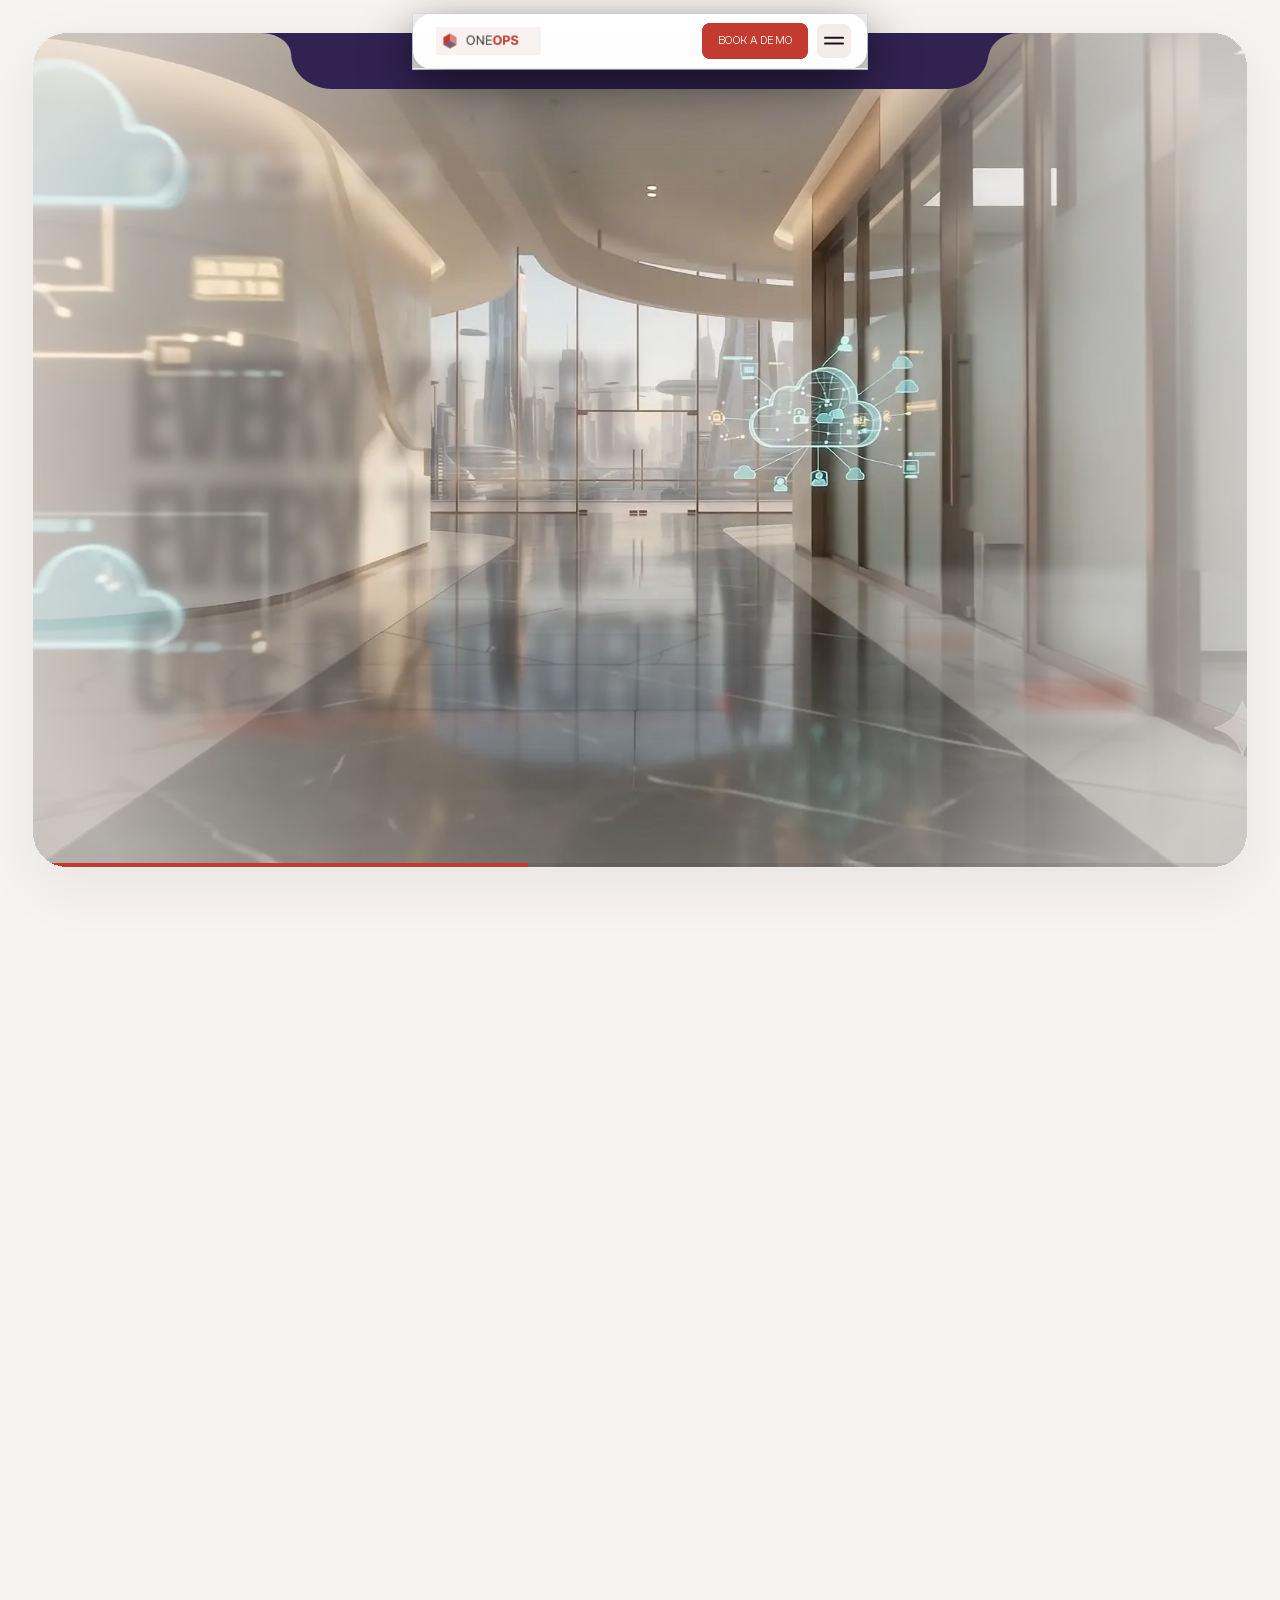
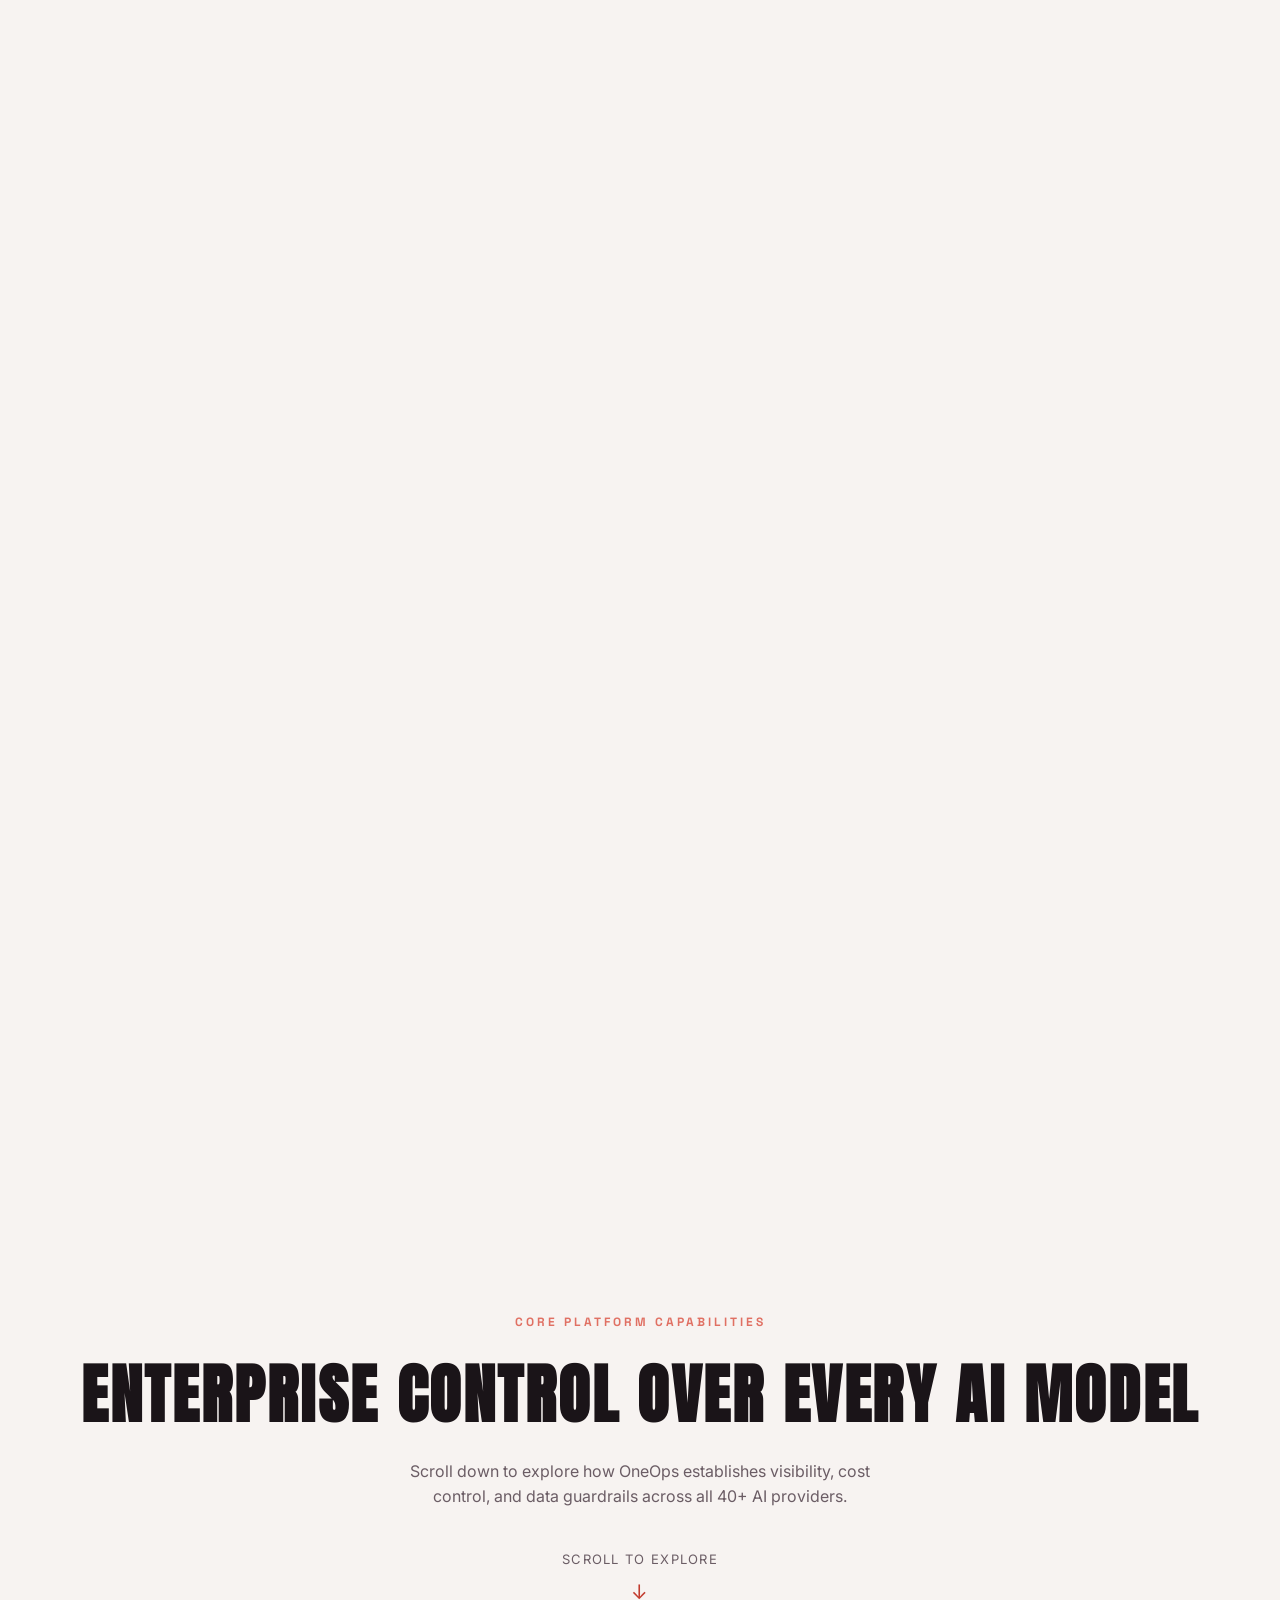
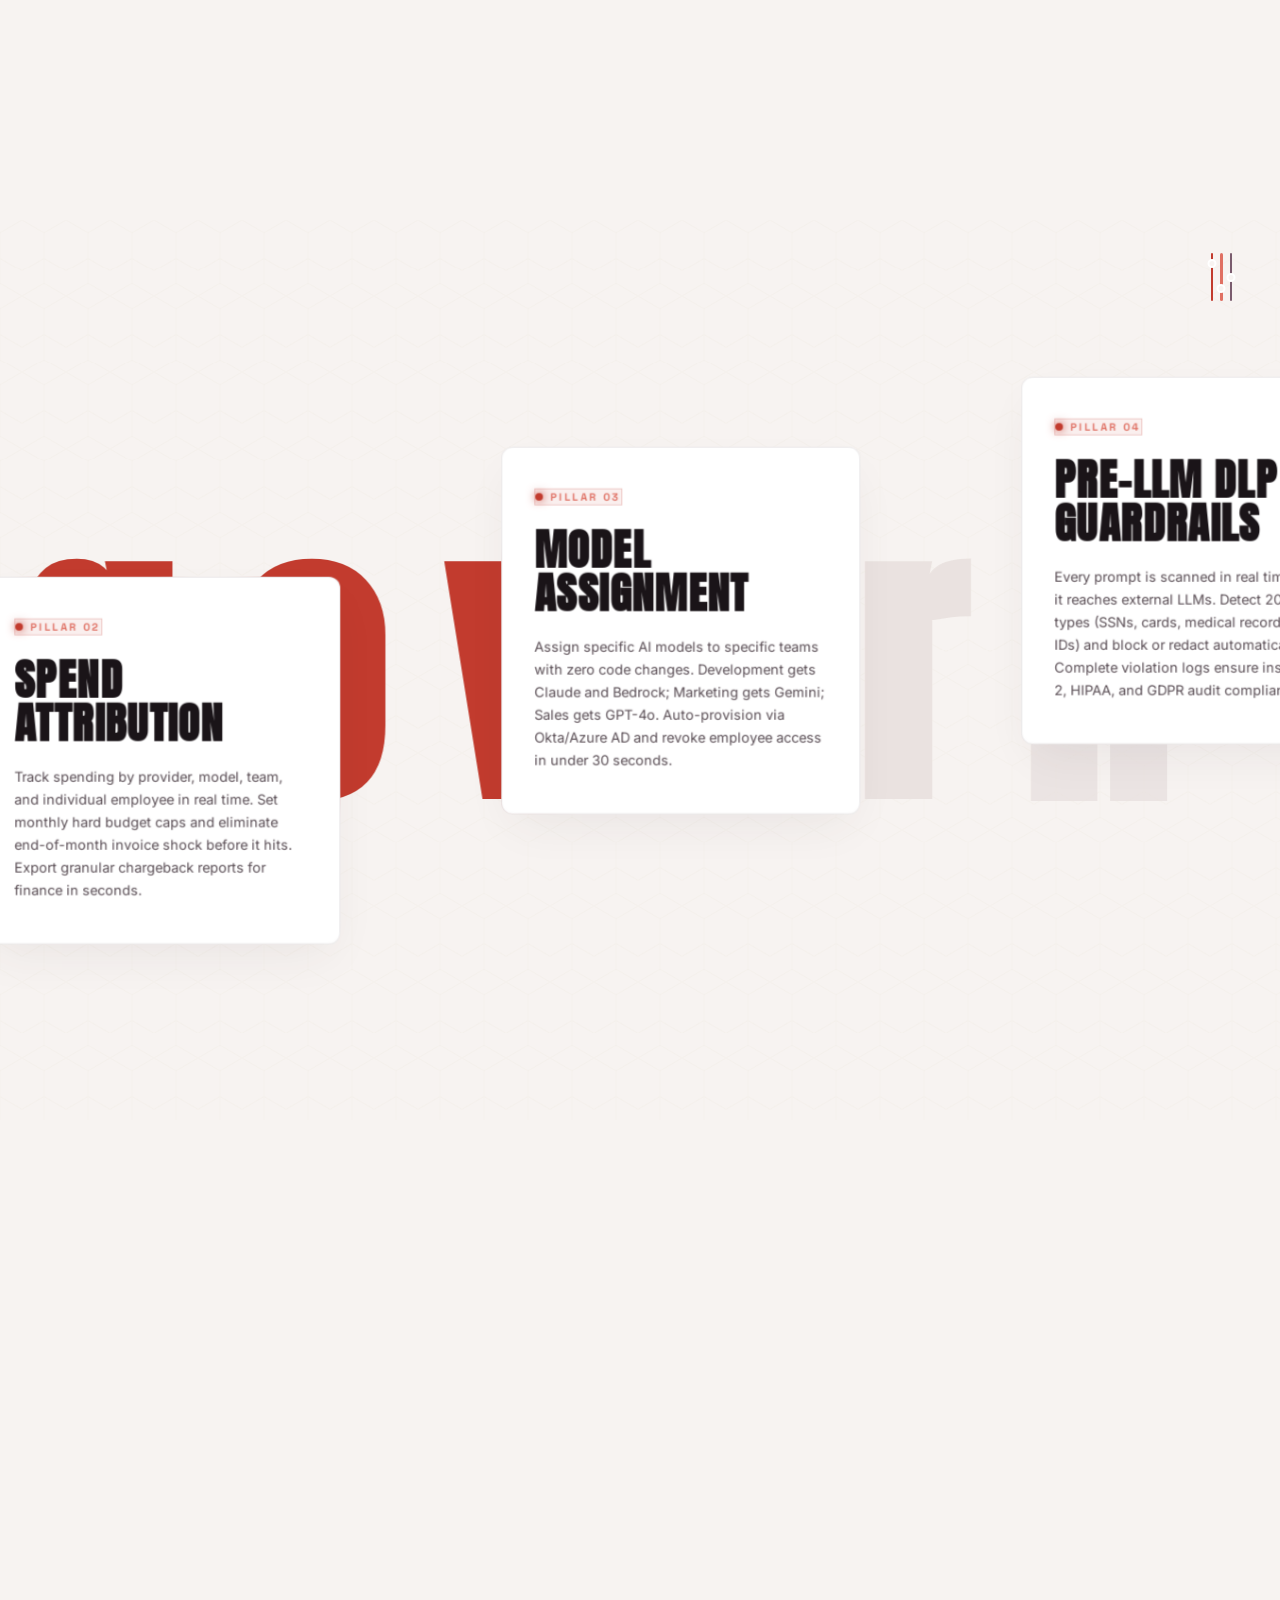
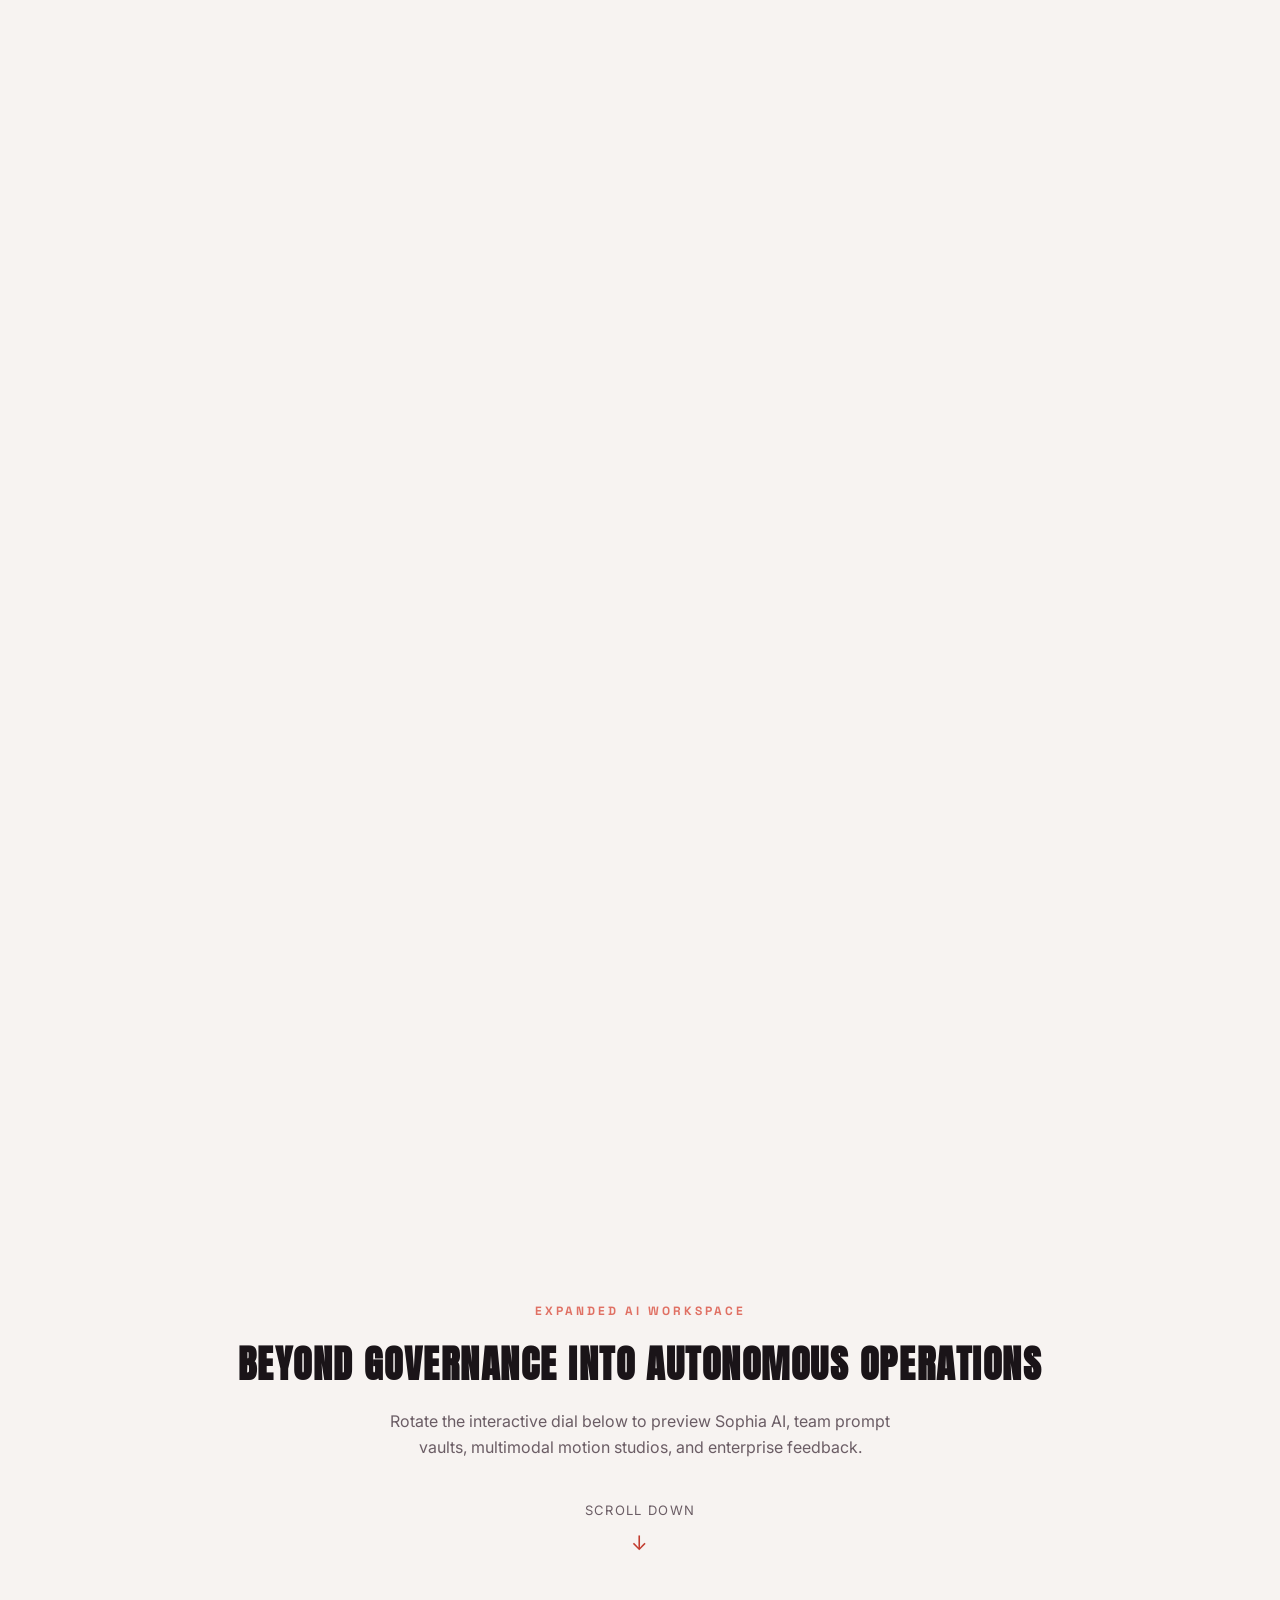
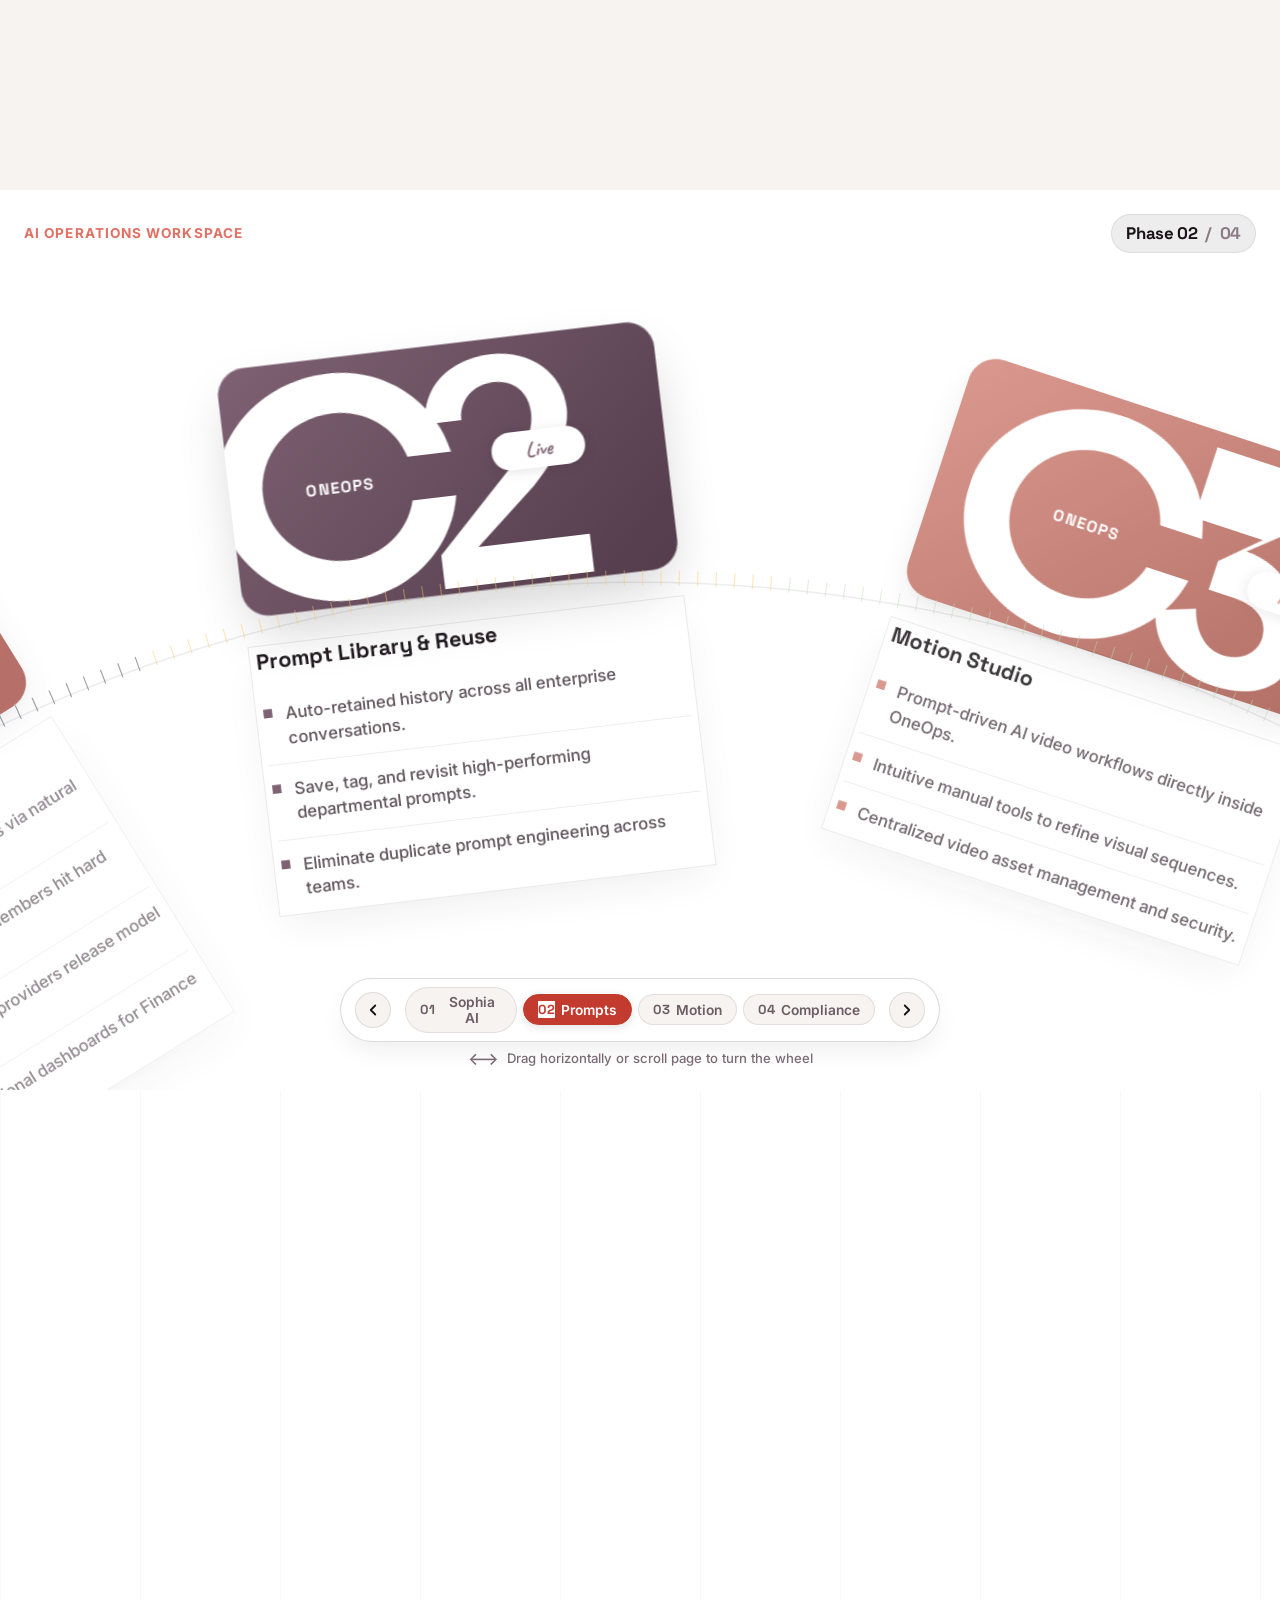
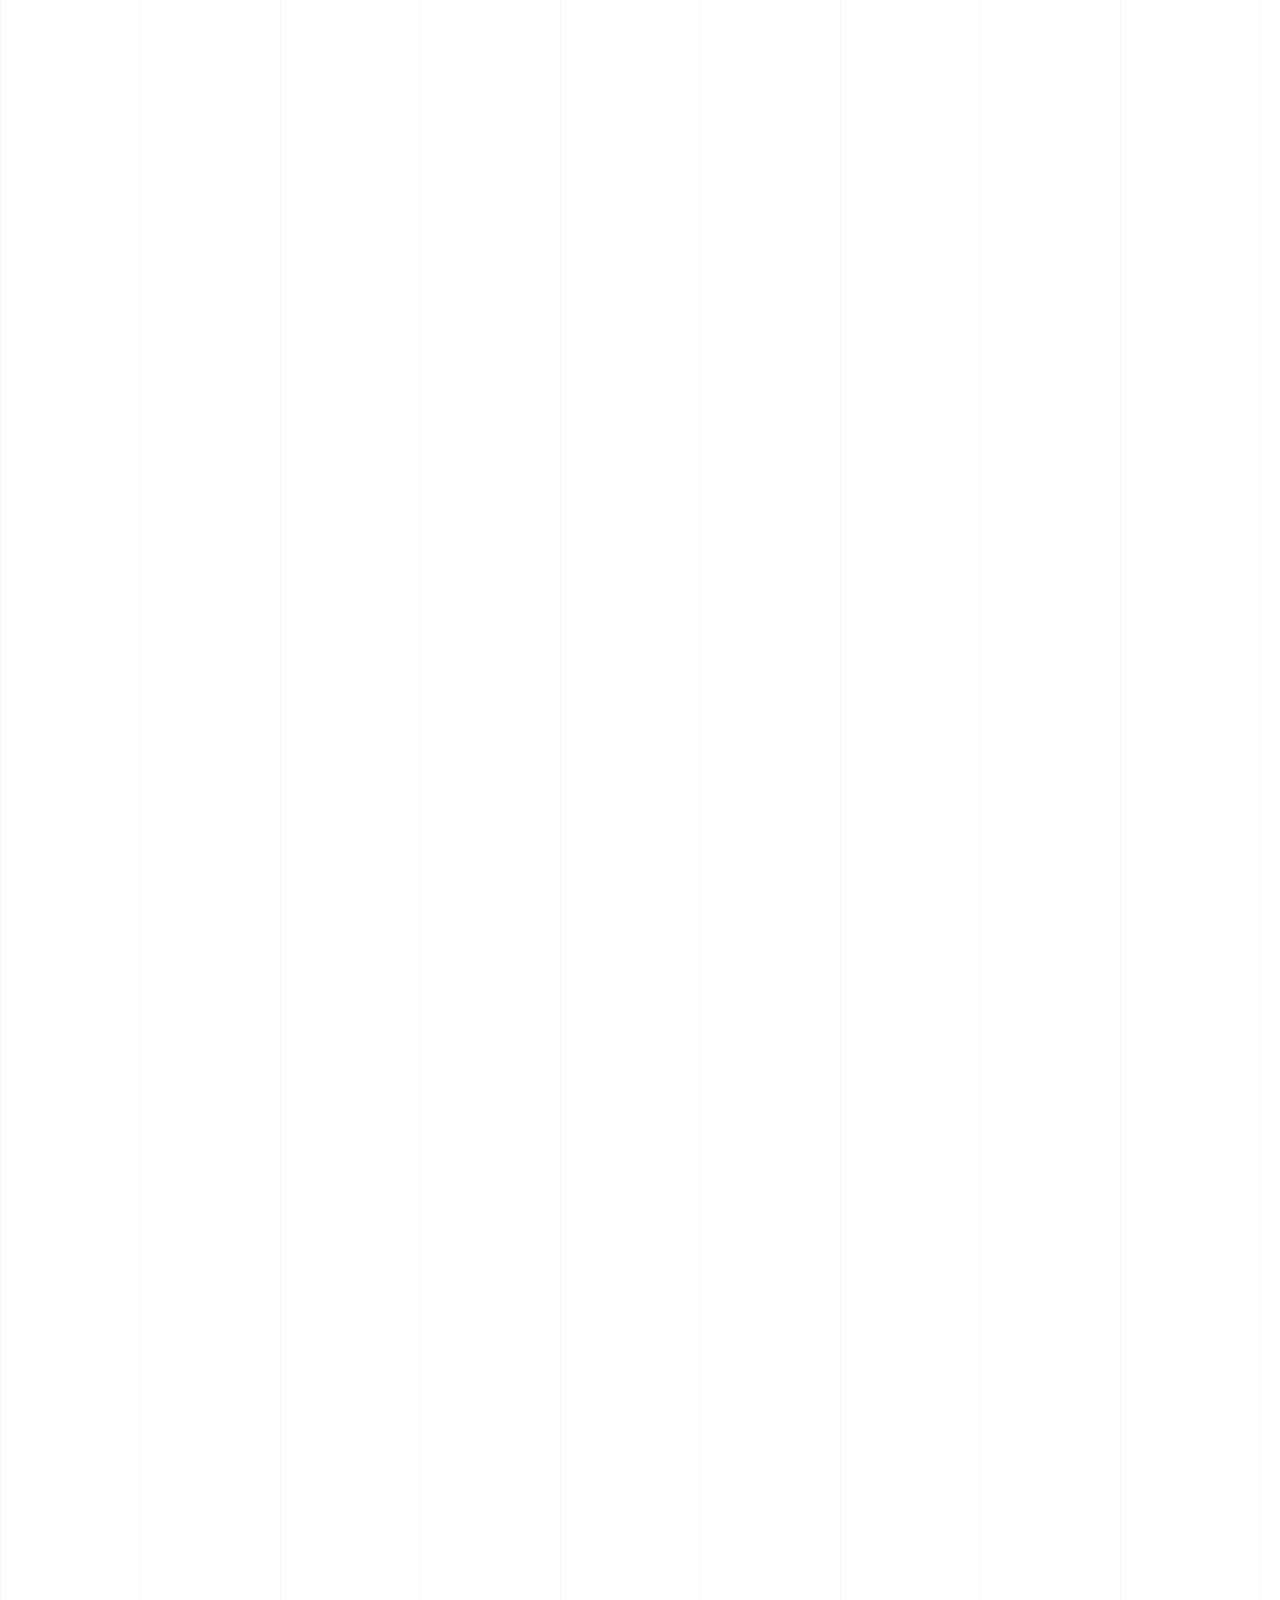
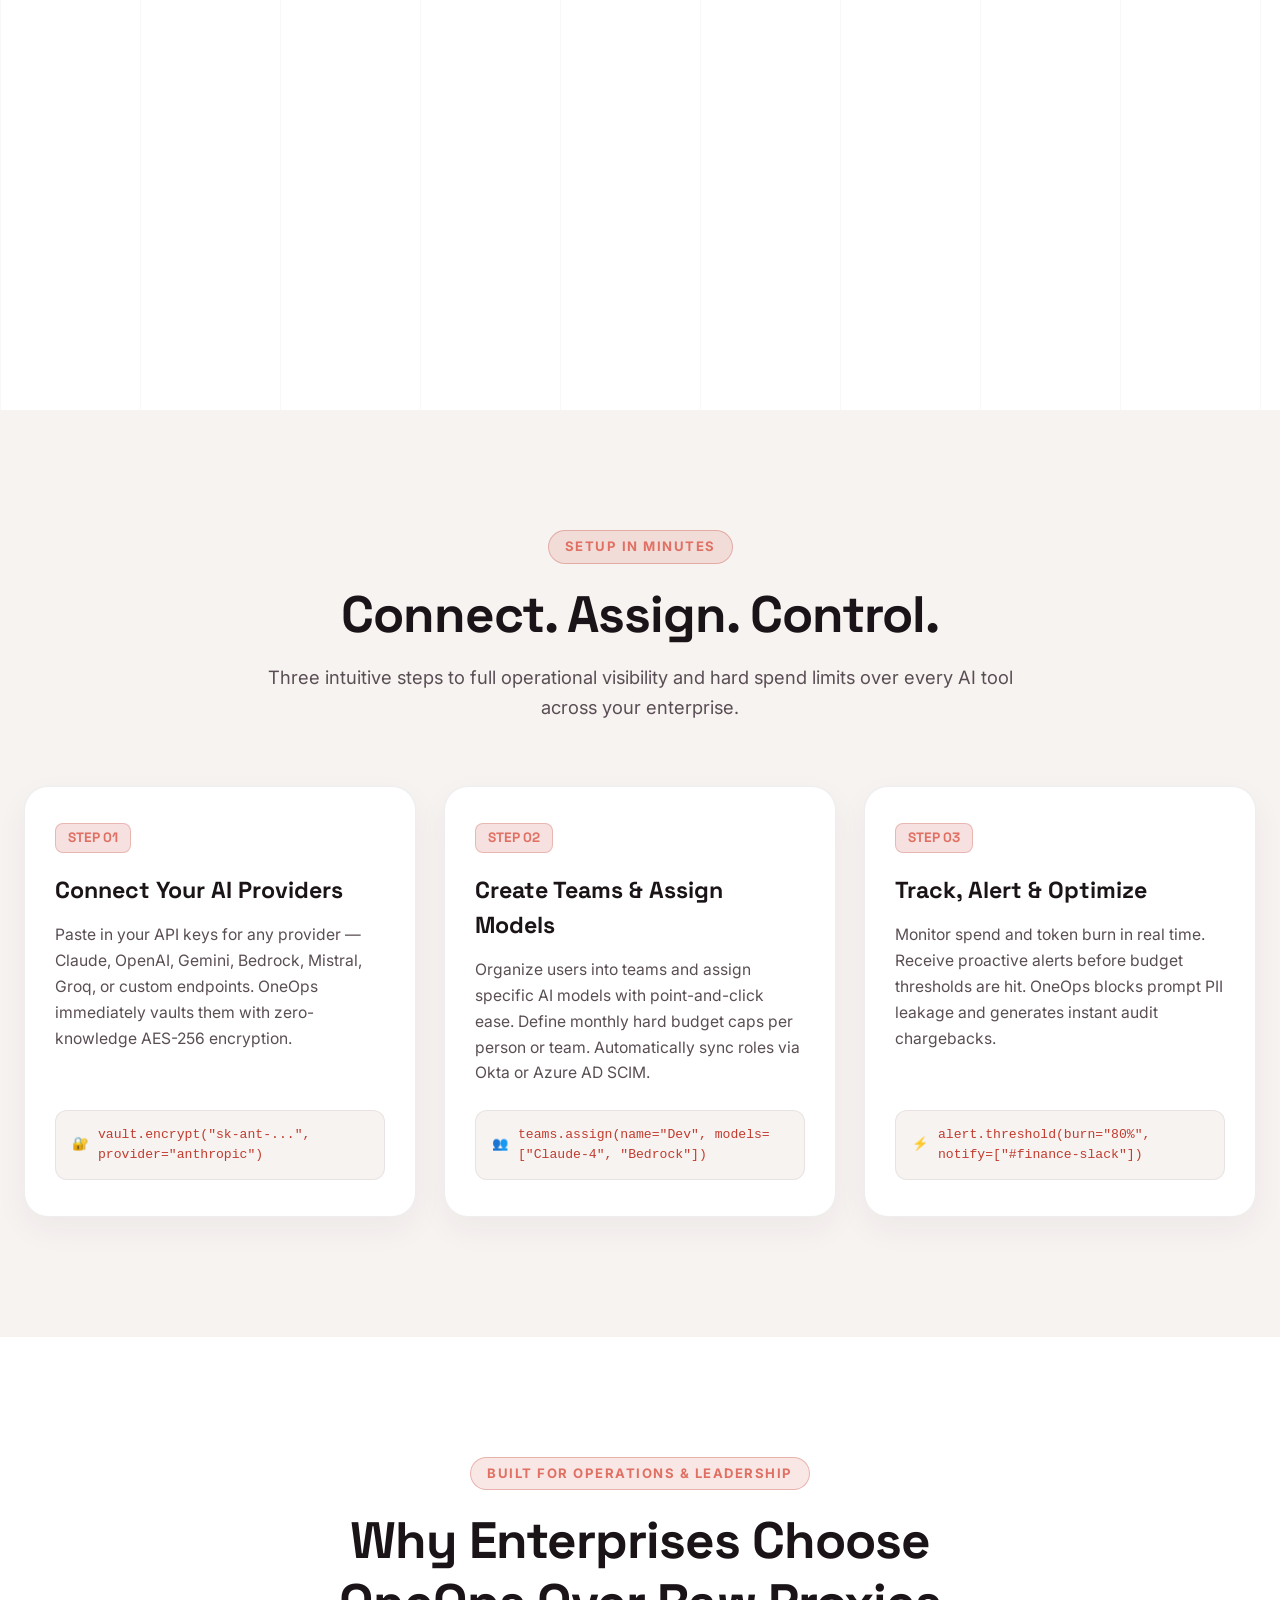
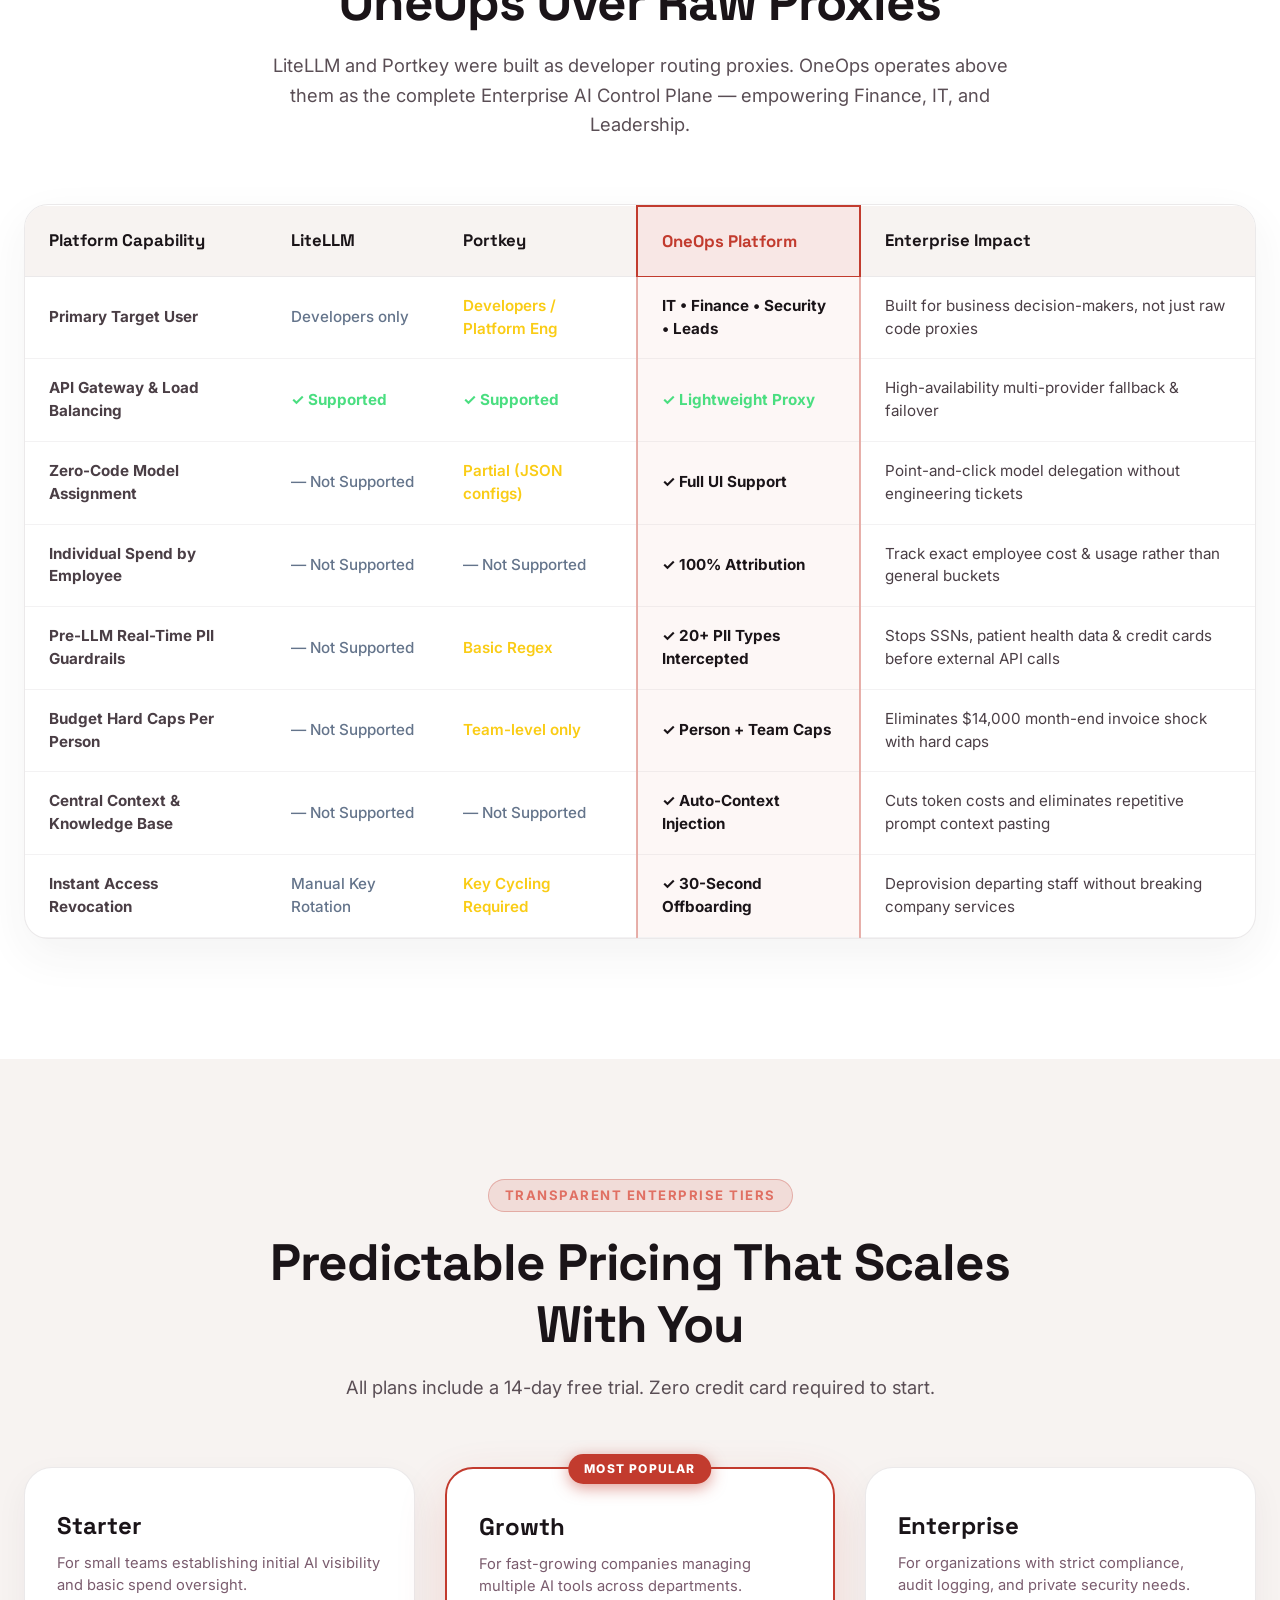
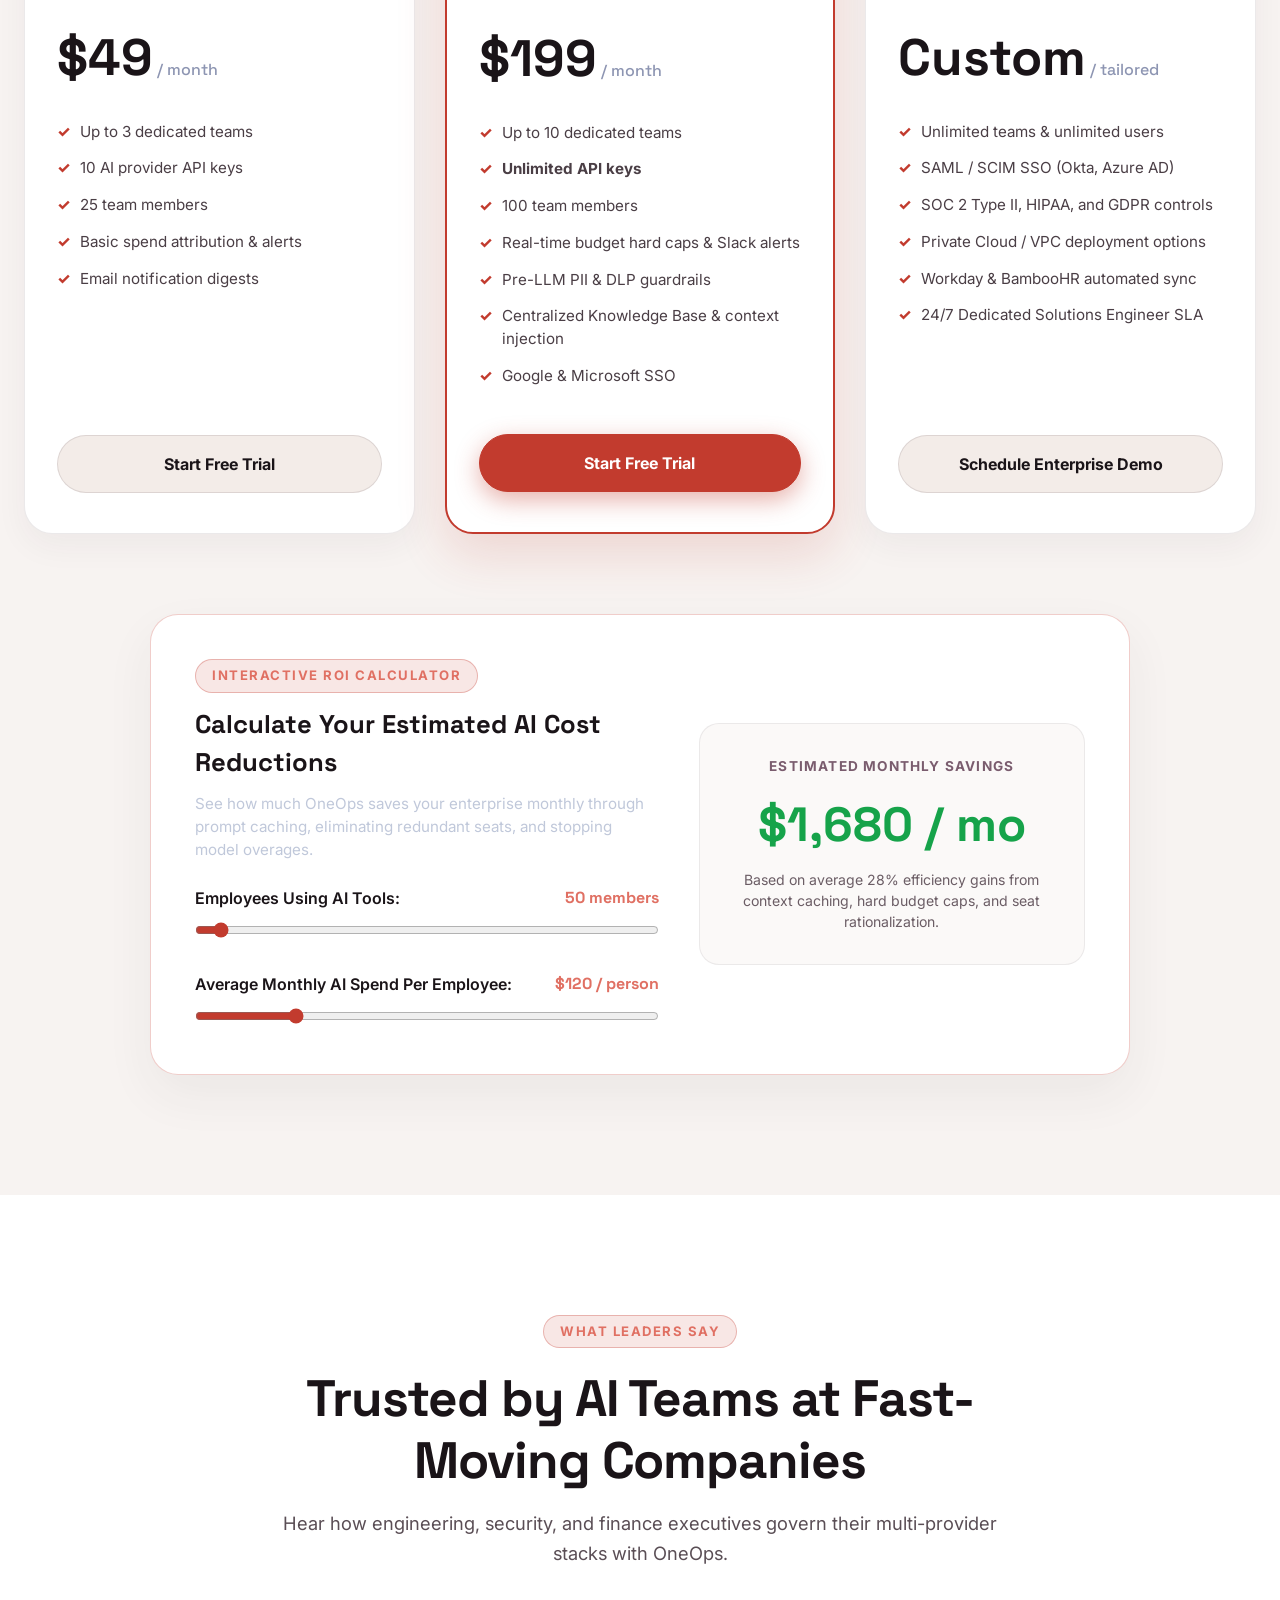
<file: index.html>
<!DOCTYPE html>
<html lang="en" data-theme="light">
<head>
  <meta charset="UTF-8">
  <meta name="viewport" content="width=device-width, initial-scale=1.0">
  <title>OneOps &mdash; Enterprise AI Governance Platform</title>
  <meta name="description" content="OneOps is the enterprise control plane for AI. Centrally manage keys, track spend by team and person, enforce hard budgets, and govern access across 40+ AI models.">
  <link rel="icon" type="image/png" href="assets/oneops-favicon.png">

  <!-- Fonts -->
  <link rel="preconnect" href="https://fonts.googleapis.com">
  <link rel="preconnect" href="https://fonts.gstatic.com" crossorigin>
  <link href="https://fonts.googleapis.com/css2?family=Anton&family=Caveat:wght@600;700&family=Inter:wght@400;500;600;700&family=Space+Grotesk:wght@500;600;700;800;900&display=swap" rel="stylesheet">

  <link rel="stylesheet" href="styles.css">
</head>
<body class="cro-body light-theme">

  <!-- =========================================================================
       SECTION 3: TWO-STEP NOTCH NAVIGATION (FIXED OVERLAY)
       ========================================================================= -->
  <nav class="twostep-nav" id="twostep-nav" data-nav-status="closed" data-nav-scrolled="false" aria-label="Main Navigation">
    <div class="twostep-bg" id="nav-backdrop" aria-hidden="true"></div>

    <div class="twostep-wrap">
      <div class="twostep-width">
        <div class="twostep-bar">
          <div class="twostep-back">
            <div class="twostep-backBg"></div>
          </div>

          <!-- Top Row: Logo | BOOK A DEMO | Hamburger -->
          <div class="twostep-top">
            <a href="#top" class="twostep-logo" aria-label="OneOps Home">
              <span class="twostep-logoWord">
                <img src="assets/hero/oneops-logo.png" alt="OneOps" class="twostep-logoSvg" style="height: 34px; width: auto; object-fit: contain;">
              </span>
              <span class="twostep-logoMark" aria-hidden="true">
                <img src="assets/hero/oneops-logo.png" alt="OneOps" class="twostep-logoMarkSvg" style="height: 28px; width: auto; object-fit: contain;">
              </span>
            </a>

            <!-- Right Controls -->
            <div class="twostep-actions">
              <a href="#demo" class="twostep-barCta trigger-demo-modal" data-text="BOOK A DEMO">
                <span class="twostep-barCtaInner">
                  <span class="twostep-barCtaBg" style="background: #C23B2E;"></span>
                  <span class="twostep-barCtaDefault">
                    <span class="twostep-barCtaDefaultBg" style="background: #C23B2E;"></span>
                    <span class="twostep-barCtaDefaultText">BOOK A DEMO</span>
                  </span>
                  <span class="twostep-barCtaHover" data-text="BOOK A DEMO"></span>
                </span>
              </a>

              <button class="twostep-toggle" id="nav-toggle-btn" aria-label="Toggle navigation menu" aria-expanded="false">
                <span class="twostep-toggleBar"></span>
                <span class="twostep-toggleBar"></span>
              </button>
            </div>
          </div>

          <div class="twostep-topLine" aria-hidden="true"></div>

          <!-- Expanded Dropdown Menu -->
          <div class="twostep-bottom" id="nav-dropdown">
            <div class="twostep-bottomOverflow">
              <div class="twostep-bottomInner">
                <div class="twostep-bottomRow">
                  
                  <!-- Left: Links Column -->
                  <div class="twostep-bottomCol">
                    <div class="twostep-info">
                      <ul class="twostep-ul">
                        <li class="twostep-li">
                          <a href="#top" class="twostep-link">
                            <span class="twostep-linkSpan">HOME</span>
                          </a>
                        </li>
                        <li class="twostep-li">
                          <a href="#rules-track" class="twostep-link">
                            <span class="twostep-linkSpan">CORE CAPABILITIES</span>
                            <span class="nav-pill-badge" style="background: rgba(194, 59, 46, 0.2); color: #E07063;">5 PILLARS</span>
                            <span class="nav-arr">&rsaquo;</span>
                          </a>
                        </li>
                        <li class="twostep-li">
                          <a href="#features" class="twostep-link">
                            <span class="twostep-linkSpan">ROTARY ROADMAP</span>
                            <span class="nav-pill-badge" style="background: rgba(194, 59, 46, 0.2); color: #E07063;">AI OS</span>
                            <span class="nav-arr">&rsaquo;</span>
                          </a>
                        </li>
                        <li class="twostep-li">
                          <a href="#how-it-works" class="twostep-link">
                            <span class="twostep-linkSpan">HOW IT WORKS</span>
                          </a>
                        </li>
                        <li class="twostep-li">
                          <a href="#comparison" class="twostep-link">
                            <span class="twostep-linkSpan">COMPARISON</span>
                          </a>
                        </li>
                        <li class="twostep-li">
                          <a href="#pricing" class="twostep-link">
                            <span class="twostep-linkSpan">PRICING & ROI</span>
                          </a>
                        </li>
                        <li class="twostep-li">
                          <a href="#faq" class="twostep-link">
                            <span class="twostep-linkSpan">ENTERPRISE FAQ</span>
                          </a>
                        </li>
                      </ul>

                      <div class="twostep-small">
                        <a href="https://linkedin.com" target="_blank" rel="noopener" class="social-link">LinkedIn</a>
                        <a href="https://x.com" target="_blank" rel="noopener" class="social-link">X / Twitter</a>
                        <a href="https://github.com/PravinG0/oneops" target="_blank" rel="noopener" class="social-link">GitHub</a>
                      </div>
                    </div>
                  </div>

                  <!-- Right: Sophia AI Preview Card -->
                  <div class="twostep-bottomCol">
                    <aside class="menu-product-card" style="border-color: rgba(194, 59, 46, 0.3);">
                      <div class="product-badge-row">
                        <span class="product-eyebrow">INTELLIGENT AI OPERATIONS ASSISTANT</span>
                        <a href="#features" class="product-learn-btn" style="color: #E07063;">
                          <span>Learn More</span>
                          <span class="arr">&rarr;</span>
                        </a>
                      </div>

                      <div class="product-title-row">
                        <h3 class="product-name">Sophia <span>AI</span></h3>
                        <p class="product-tagline">Detect &bull; Alert &bull; Optimize</p>
                      </div>

                      <div class="preview-mockup" style="background: #181216;">
                        <div class="mockup-header">
                          <span class="mock-dot" style="background: #C23B2E;"></span>
                          <span class="mock-pill" style="color: #E07063;">BUDGET BURN: 82%</span>
                        </div>
                        <div class="mockup-content">
                          <div class="mockup-colors" style="display:flex; gap:6px;">
                            <span style="background: #C23B2E; width:14px; height:14px; border-radius:50%;"></span>
                            <span style="background: #7A5C6E; width:14px; height:14px; border-radius:50%;"></span>
                            <span style="background: #D4857A; width:14px; height:14px; border-radius:50%;"></span>
                          </div>
                          <div class="mockup-ai-btn" style="color: #F7F3F1;">
                            <span class="ai-sparkle" style="color:#C23B2E;">&#10024;</span>
                            <span>Total Spend: $8,240 (4 Teams)</span>
                          </div>
                        </div>
                      </div>
                    </aside>
                  </div>

                </div>
              </div>
            </div>
          </div>
        </div>
      </div>
    </div>
  </nav>


  <!-- =========================================================================
       SECTION 3: PINNED SCROLLYTELLING HERO SECTION (300vh Scroll Track)
       ========================================================================= -->
  <section class="hero-hero" id="hero-track">
    <div class="hero-stage" id="hero-stage">

      <div class="hero-card" id="top">
        <video id="hero-bg-video" class="hero-bg-video" src="assets/hero-video.mp4" autoplay loop muted playsinline preload="auto"></video>
        <canvas id="hero-canvas" class="hero-canvas" aria-label="3D Scrollytelling Sequence"></canvas>
        <div class="hero-vignette" aria-hidden="true"></div>

        <img src="assets/hero/union.svg" alt="" class="hero-notch" aria-hidden="true">

        <div class="hero-content">
          <!-- PHASE 1: INITIAL HERO STATE -->
          <div class="overlay-phase phase-hero" id="phase-hero">

            <!-- 3 Laurel Badges -->
            <div class="hero-badges" aria-label="Governance Standards">
              <div class="hero-badge">
                <img src="assets/hero/laurel-l1.svg" class="hero-laurel" alt="" aria-hidden="true">
                <span class="hero-badgeText">
                  <em>2026</em>ENTERPRISE<br>READY
                </span>
                <img src="assets/hero/laurel-l1.svg" class="hero-laurel hero-laurelFlip" alt="" aria-hidden="true">
              </div>

              <div class="hero-badge">
                <img src="assets/hero/laurel-l2.svg" class="hero-laurel" alt="" aria-hidden="true">
                <span class="hero-badgeText">
                  <em>40+</em>AI PROVIDER<br>KEY VAULT
                </span>
                <img src="assets/hero/laurel-l2.svg" class="hero-laurel hero-laurelFlip" alt="" aria-hidden="true">
              </div>

              <div class="hero-badge">
                <img src="assets/hero/laurel-l3.svg" class="hero-laurel" alt="" aria-hidden="true">
                <span class="hero-badgeText">
                  <em>SOC2</em>HIPAA & GDPR<br>AUDIT LOGS
                </span>
                <img src="assets/hero/laurel-l3.svg" class="hero-laurel hero-laurelFlip" alt="" aria-hidden="true">
              </div>
            </div>

            <!-- Giant Headline with Crimson Underline -->
            <h1 class="hero-headline">
              <span class="hero-line">
                <span class="hero-fill">EVERY AI KEY.</span>
              </span>
              <span class="hero-line">
                <span class="hero-fill">EVERY TEAM.</span>
              </span>
              <span class="hero-line">
                <span class="hero-fill">
                  <span class="hero-king">
                    ONE PLATFORM
                    <span class="hero-underlineWrap" aria-hidden="true">
                      <svg class="hero-underline" viewBox="0 0 310 40" fill="none" preserveAspectRatio="none">
                        <defs>
                          <linearGradient id="kingUnderline" x1="0" y1="0" x2="1" y2="0">
                            <stop offset="0%" stop-color="#C23B2E"/>
                            <stop offset="60%" stop-color="#E07063"/>
                            <stop offset="100%" stop-color="#7A5C6E"/>
                          </linearGradient>
                        </defs>
                        <path d="M17.0039 32.6826C32.2307 32.8412 47.4552 32.8277 62.676 32.8118C67.3044 32.807 96.546 33.0555 104.728 32.0775C113.615 31.0152 104.516 28.3028 102.022 27.2826C89.9573 22.3465 77.3751 19.0254 65.0451 15.0552C57.8987 12.7542 37.2813 8.49399 44.2314 6.10216C50.9667 3.78422 64.2873 5.81914 70.4249 5.96641C105.866 6.81677 141.306 7.58809 176.75 8.59886C217.874 9.77162 258.906 11.0553 300 14.4892 L313.5 15.6" stroke="url(#kingUnderline)" stroke-width="12" stroke-linecap="round"/>
                      </svg>
                    </span>
                  </span><span class="king-period" style="color: #C23B2E;">.</span>
                </span>
              </span>
            </h1>

            <!-- Floating Feature Card -->
            <aside class="hero-videoWrap" aria-label="What's New in OneOps">
              <div class="hero-videoHead">
                <span class="hero-dot" aria-hidden="true" style="background: #C23B2E;"></span>
                <span>WHAT'S NEW?</span>
              </div>
              <div class="hero-videoCard">
                <div class="hero-videoOverlay"></div>
                <div class="hero-videoLabel">
                  <span class="card-logo-mini" style="color: #E07063;">OneOps Pro</span>
                  <strong>PRE-LLM REAL-TIME<br>DLP GUARDRAILS</strong>
                </div>
                <a href="#rules-track" class="hero-watchBtn" style="background: #C23B2E;">
                  <span class="hero-play" aria-hidden="true"></span>
                  <span>SEE HOW IT WORKS</span>
                </a>
              </div>
            </aside>

          </div>


          <!-- PHASE 2: SCROLL-REVEALED IMPACT STATEMENT -->
          <div class="hero-centerText" id="phase-impact">
            <h2 class="hero-centerHeadline">
              YOUR TEAMS ARE USING 12+ AI TOOLS.<br>
              <span class="hero-accent" style="color: #E07063;">WHO AUTHORIZED HALF OF THEM?</span>
            </h2>
            <p class="hero-centerSub">
              API keys in Slack, $14,000 month-end invoice shock, and zero offboarding visibility.
              OneOps gives CTOs, Security, and Finance complete control plane governance with hard budget caps, per-person attribution, and pre-LLM DLP guardrails.
            </p>
          </div>

        </div>

        <div class="stage-progress-bar" aria-hidden="true">
          <div class="stage-progress-fill" id="progress-indicator" style="background: #C23B2E;"></div>
        </div>

      </div>
    </div>
  </section>


  <!-- =========================================================================
       SECTION 2: PINNED HORIZONTAL SCROLL SECTION (5 CORE PILLARS)
       ========================================================================= -->
  <main>
    <section class="spacer-section spacer-top">
      <div class="spacer-content">
        <p class="section-label" style="color: #E07063;">CORE PLATFORM CAPABILITIES</p>
        <h2 class="spacer-title">Enterprise Control Over Every AI Model</h2>
        <p class="spacer-sub">Scroll down to explore how OneOps establishes visibility, cost control, and data guardrails across all 40+ AI providers.</p>
        <div class="scroll-indicator">
          <span>Scroll to explore</span>
          <div class="scroll-arrow" style="color: #C23B2E;">↓</div>
        </div>
      </div>
    </section>

    <!-- Pinned Horizontal Scroll Section -->
    <section class="pinned-section-wrapper" id="rules-track">
      <div class="pinned-sticky-container">
        
        <div class="hex-grid-bg" aria-hidden="true"></div>

        <div class="equalizer-widget" aria-hidden="true">
          <span class="eq-bar eq-bar-1" style="background: #C23B2E;"></span>
          <span class="eq-bar eq-bar-2" style="background: #E07063;"></span>
          <span class="eq-bar eq-bar-3" style="background: #7A5C6E;"></span>
        </div>

        <div class="giant-word-container" aria-hidden="true">
          <div class="giant-word giant-word-base" id="word-base">
            <span class="char-span" style="--char-i: 0;">g</span>
            <span class="char-span" style="--char-i: 1;">o</span>
            <span class="char-span" style="--char-i: 2;">v</span>
            <span class="char-span" style="--char-i: 3;">e</span>
            <span class="char-span" style="--char-i: 4;">r</span>
            <span class="char-span" style="--char-i: 5;">n</span>
          </div>
          <div class="giant-word giant-word-reveal" id="word-reveal">
            <span class="char-span" style="--char-i: 0;">g</span>
            <span class="char-span" style="--char-i: 1;">o</span>
            <span class="char-span" style="--char-i: 2;">v</span>
            <span class="char-span" style="--char-i: 3;">e</span>
            <span class="char-span" style="--char-i: 4;">r</span>
            <span class="char-span" style="--char-i: 5;">n</span>
          </div>
        </div>

        <!-- Horizontal Sliding Track -->
        <div class="horizontal-track" id="horizontal-track">
          
          <article class="rule-card card-pos-1">
            <div class="card-inner">
              <div class="card-badge">
                <span class="badge-dot" style="background: #C23B2E;"></span>
                <span class="badge-text" style="color: #E07063;">PILLAR 01</span>
              </div>
              <h3 class="card-title">API KEY VAULT</h3>
              <p class="card-desc">
                Centrally store, rotate, and monitor API keys for Claude, Gemini, OpenAI, Bedrock, Groq, Mistral, and 40+ providers. Zero keys scattered across .env files, Notion pages, and Slack threads. Expiry alerts at 14, 7, and 3 days with full audit logging.
              </p>
            </div>
          </article>

          <article class="rule-card card-pos-2">
            <div class="card-inner">
              <div class="card-badge">
                <span class="badge-dot" style="background: #C23B2E;"></span>
                <span class="badge-text" style="color: #E07063;">PILLAR 02</span>
              </div>
              <h3 class="card-title">SPEND ATTRIBUTION</h3>
              <p class="card-desc">
                Track spending by provider, model, team, and individual employee in real time. Set monthly hard budget caps and eliminate end-of-month invoice shock before it hits. Export granular chargeback reports for finance in seconds.
              </p>
            </div>
          </article>

          <article class="rule-card card-pos-3">
            <div class="card-inner">
              <div class="card-badge">
                <span class="badge-dot" style="background: #C23B2E;"></span>
                <span class="badge-text" style="color: #E07063;">PILLAR 03</span>
              </div>
              <h3 class="card-title">MODEL ASSIGNMENT</h3>
              <p class="card-desc">
                Assign specific AI models to specific teams with zero code changes. Development gets Claude and Bedrock; Marketing gets Gemini; Sales gets GPT-4o. Auto-provision via Okta/Azure AD and revoke employee access in under 30 seconds.
              </p>
            </div>
          </article>

          <article class="rule-card card-pos-4">
            <div class="card-inner">
              <div class="card-badge">
                <span class="badge-dot" style="background: #C23B2E;"></span>
                <span class="badge-text" style="color: #E07063;">PILLAR 04</span>
              </div>
              <h3 class="card-title">PRE-LLM DLP GUARDRAILS</h3>
              <p class="card-desc">
                Every prompt is scanned in real time before it reaches external LLMs. Detect 20+ PII types (SSNs, cards, medical records, client IDs) and block or redact automatically. Complete violation logs ensure instant SOC 2, HIPAA, and GDPR audit compliance.
              </p>
            </div>
          </article>

          <article class="rule-card card-pos-5">
            <div class="card-inner">
              <div class="card-badge">
                <span class="badge-dot" style="background: #C23B2E;"></span>
                <span class="badge-text" style="color: #E07063;">PILLAR 05</span>
              </div>
              <h3 class="card-title">TEAM CONTEXT & KB</h3>
              <p class="card-desc">
                Build a team-specific knowledge base for codebase conventions, brand guidelines, and product specs. OneOps automatically injects relevant context chunks, cutting token costs and eliminating repetitive prompt pasting across all departments.
              </p>
            </div>
          </article>

        </div>
      </div>
    </section>

    <!-- Transition to Rotary Section -->
    <section class="spacer-section spacer-bottom">
      <div class="spacer-content">
        <p class="section-label" style="color: #E07063;">EXPANDED AI WORKSPACE</p>
        <h2 class="spacer-title" style="font-size: 2.4rem;">Beyond Governance into Autonomous Operations</h2>
        <p class="spacer-sub">Rotate the interactive dial below to preview Sophia AI, team prompt vaults, multimodal motion studios, and enterprise feedback.</p>
        <div class="scroll-indicator">
          <span>Scroll down</span>
          <div class="scroll-arrow" style="color: #C23B2E;">↓</div>
        </div>
      </div>
    </section>
  </main>


  <!-- =========================================================================
       SECTION 1: CURVED ROTARY DIAL FEATURE SHOWCASE (EXTENDED CAPABILITIES)
       ========================================================================= -->
  <section class="dial-section" id="features" aria-label="Feature Roadmap Dial">
    
    <div class="dial-bg-canvas" aria-hidden="true">
      <div class="bg-v-grid"></div>
      
      <div class="isometric-wireframe">
        <svg viewBox="0 0 320 320" class="iso-grid-svg">
          <defs>
            <linearGradient id="iso-pink-grad-master" x1="0%" y1="0%" x2="100%" y2="100%">
              <stop offset="0%" stop-color="#C23B2E" stop-opacity="0.45" />
              <stop offset="50%" stop-color="#E07063" stop-opacity="0.25" />
              <stop offset="100%" stop-color="#7A5C6E" stop-opacity="0.05" />
            </linearGradient>
          </defs>
          <g transform="translate(160, 40) scale(1.1, 0.58) rotate(45)">
            <rect x="-100" y="-100" width="200" height="200" fill="none" stroke="url(#iso-pink-grad-master)" stroke-width="1.2" />
            <path d="M-80 -100 V100 M-60 -100 V100 M-40 -100 V100 M-20 -100 V100 M0 -100 V100 M20 -100 V100 M40 -100 V100 M60 -100 V100 M80 -100 V100" stroke="url(#iso-pink-grad-master)" stroke-width="0.75" />
            <path d="M-100 -80 H100 M-100 -60 H100 M-100 -40 H100 M-100 -20 H100 M-100 0 H100 M-100 20 H100 M-100 40 H100 M-100 60 H100 M-100 80 H100" stroke="url(#iso-pink-grad-master)" stroke-width="0.75" />
          </g>
        </svg>
      </div>
    </div>

    <!-- Pinned Sticky Stage -->
    <div class="dial-sticky-stage" id="dial-stage">
      
      <div class="dial-stage-header">
        <span class="dial-kicker" style="color: #E07063;">AI Operations Workspace</span>
        <div class="dial-progress-counter" aria-live="polite">
          <span class="current-phase" id="phase-number">Phase 01</span>
          <span class="counter-divider">/</span>
          <span class="total-phases">04</span>
        </div>
      </div>

      <!-- Rotary Dial Viewport -->
      <div class="dial-viewport" id="dial-viewport" tabindex="0" role="region" aria-roledescription="carousel" aria-label="Rotary feature carousel. Use arrow keys, horizontal drag, or scroll to rotate.">
        
        <svg class="dial-track-svg" id="dial-track-svg" aria-hidden="true"></svg>

        <div class="dial-wheel" id="dial-wheel">

          <!-- CARD 01: Crimson Red (Sophia AI) -->
          <article class="dial-card-node" data-index="0" data-theme="cyan" id="card-node-0">
            <div class="card-ticket card-cyan" style="background: linear-gradient(135deg, #C23B2E 0%, #8E2319 100%);">
              <div class="ticket-artwork" aria-hidden="true">
                <svg viewBox="0 0 440 250" class="ticket-svg" preserveAspectRatio="xMidYMid meet">
                  <g class="glyph-zero">
                    <path fill="#ffffff" fill-rule="evenodd" d="M 124 16 C 54 16 0 68 0 130 C 0 192 54 244 124 244 C 182 244 228 204 238 152 L 194 152 C 186 182 158 204 124 204 C 80 204 46 170 46 130 C 46 90 80 56 124 56 C 158 56 186 78 194 108 L 238 108 C 228 56 182 16 124 16 Z"/>
                    <text x="124" y="136" text-anchor="middle" font-family="'Space Grotesk', -apple-system, sans-serif" font-weight="800" font-size="16" fill="#ffffff" letter-spacing="1.2">ONEOPS</text>
                  </g>
                  <g class="glyph-one">
                    <path fill="#ffffff" d="M 230 76 C 242 76 256 70 266 54 L 266 206 L 210 206 L 210 244 L 328 244 L 328 206 L 284 206 L 284 24 C 284 18 280 16 274 16 L 254 16 C 246 16 238 22 232 30 L 210 60 Z"/>
                  </g>
                  <g class="glyph-badge badge-live">
                    <circle cx="346" cy="132" r="26" fill="#ffffff" filter="drop-shadow(0 2px 6px rgba(0,0,0,0.1))"/>
                    <text x="346" y="138" text-anchor="middle" font-family="'Caveat', cursive, sans-serif" font-weight="700" font-size="22" fill="#C23B2E">Live</text>
                  </g>
                </svg>
              </div>
            </div>

            <div class="card-body">
              <h3 style="font-family: var(--font-display); font-size: 1.35rem; margin-bottom: 12px; color: var(--text-main);">Sophia AI Operations Assistant</h3>
              <ul class="feature-checklist">
                <li class="checklist-item">
                  <span class="item-bullet" style="color:#C23B2E;" aria-hidden="true">■</span>
                  <span class="item-text">Token consumption and spend insights via natural chat.</span>
                </li>
                <li class="checklist-item">
                  <span class="item-bullet" style="color:#C23B2E;" aria-hidden="true">■</span>
                  <span class="item-text">Proactive budget alerts before members hit hard limits.</span>
                </li>
                <li class="checklist-item">
                  <span class="item-bullet" style="color:#C23B2E;" aria-hidden="true">■</span>
                  <span class="item-text">Instant notifications when providers release model updates.</span>
                </li>
                <li class="checklist-item">
                  <span class="item-bullet" style="color:#C23B2E;" aria-hidden="true">■</span>
                  <span class="item-text">Non-technical operational dashboards for Finance & IT.</span>
                </li>
              </ul>
            </div>
          </article>

          <!-- CARD 02: Warm Plum (Prompt Library) -->
          <article class="dial-card-node" data-index="1" data-theme="gold" id="card-node-1">
            <div class="card-ticket card-gold" style="background: linear-gradient(135deg, #7A5C6E 0%, #4D3545 100%);">
              <div class="ticket-artwork" aria-hidden="true">
                <svg viewBox="0 0 440 250" class="ticket-svg" preserveAspectRatio="xMidYMid meet">
                  <g class="glyph-zero">
                    <path fill="#ffffff" fill-rule="evenodd" d="M 124 16 C 54 16 0 68 0 130 C 0 192 54 244 124 244 C 182 244 228 204 238 152 L 194 152 C 186 182 158 204 124 204 C 80 204 46 170 46 130 C 46 90 80 56 124 56 C 158 56 186 78 194 108 L 238 108 C 228 56 182 16 124 16 Z"/>
                    <text x="124" y="136" text-anchor="middle" font-family="'Space Grotesk', -apple-system, sans-serif" font-weight="800" font-size="16" fill="#ffffff" letter-spacing="1.2">ONEOPS</text>
                  </g>
                  <g class="glyph-two">
                    <path fill="#ffffff" d="M 216 78 C 216 42 246 16 288 16 C 330 16 358 44 358 78 C 358 104 340 128 316 152 L 254 206 L 366 206 L 366 244 L 216 244 L 216 210 L 292 134 C 314 112 322 96 322 78 C 322 58 308 44 288 44 C 268 44 252 58 252 78 Z"/>
                  </g>
                  <g class="glyph-badge badge-next-2">
                    <rect x="278" y="96" width="94" height="38" rx="19" fill="#ffffff" filter="drop-shadow(0 2px 6px rgba(0,0,0,0.1))"/>
                    <text x="325" y="122" text-anchor="middle" font-family="'Caveat', cursive, sans-serif" font-weight="700" font-size="21" fill="#7A5C6E">Live</text>
                  </g>
                </svg>
              </div>
            </div>

            <div class="card-body">
              <h3 style="font-family: var(--font-display); font-size: 1.35rem; margin-bottom: 12px; color: var(--text-main);">Prompt Library & Reuse</h3>
              <ul class="feature-checklist">
                <li class="checklist-item">
                  <span class="item-bullet" style="color:#7A5C6E;" aria-hidden="true">■</span>
                  <span class="item-text">Auto-retained history across all enterprise conversations.</span>
                </li>
                <li class="checklist-item">
                  <span class="item-bullet" style="color:#7A5C6E;" aria-hidden="true">■</span>
                  <span class="item-text">Save, tag, and revisit high-performing departmental prompts.</span>
                </li>
                <li class="checklist-item">
                  <span class="item-bullet" style="color:#7A5C6E;" aria-hidden="true">■</span>
                  <span class="item-text">Eliminate duplicate prompt engineering across teams.</span>
                </li>
              </ul>
            </div>
          </article>

          <!-- CARD 03: Coral (Motion Studio) -->
          <article class="dial-card-node" data-index="2" data-theme="sage" id="card-node-2">
            <div class="card-ticket card-sage" style="background: linear-gradient(135deg, #D4857A 0%, #A35449 100%);">
              <div class="ticket-artwork" aria-hidden="true">
                <svg viewBox="0 0 440 250" class="ticket-svg" preserveAspectRatio="xMidYMid meet">
                  <g class="glyph-zero">
                    <path fill="#ffffff" fill-rule="evenodd" d="M 124 16 C 54 16 0 68 0 130 C 0 192 54 244 124 244 C 182 244 228 204 238 152 L 194 152 C 186 182 158 204 124 204 C 80 204 46 170 46 130 C 46 90 80 56 124 56 C 158 56 186 78 194 108 L 238 108 C 228 56 182 16 124 16 Z"/>
                    <text x="124" y="136" text-anchor="middle" font-family="'Space Grotesk', -apple-system, sans-serif" font-weight="800" font-size="16" fill="#ffffff" letter-spacing="1.2">ONEOPS</text>
                  </g>
                  <g class="glyph-three">
                    <path fill="#ffffff" d="M 224 38 L 224 16 L 350 16 L 350 48 L 284 106 C 304 106 324 114 338 128 C 354 144 362 166 362 192 C 362 222 340 244 294 244 C 252 244 224 222 216 190 L 254 176 C 260 196 274 212 294 212 C 314 212 326 198 326 184 C 326 166 312 154 286 154 L 260 154 L 260 124 L 296 90 L 252 90 L 224 90 Z"/>
                  </g>
                  <g class="glyph-badge badge-next-3">
                    <rect x="296" y="118" width="94" height="38" rx="19" fill="#ffffff" filter="drop-shadow(0 2px 6px rgba(0,0,0,0.1))"/>
                    <text x="343" y="144" text-anchor="middle" font-family="'Caveat', cursive, sans-serif" font-weight="700" font-size="21" fill="#D4857A">New</text>
                  </g>
                </svg>
              </div>
            </div>

            <div class="card-body">
              <h3 style="font-family: var(--font-display); font-size: 1.35rem; margin-bottom: 12px; color: var(--text-main);">Motion Studio</h3>
              <ul class="feature-checklist">
                <li class="checklist-item">
                  <span class="item-bullet" style="color:#D4857A;" aria-hidden="true">■</span>
                  <span class="item-text">Prompt-driven AI video workflows directly inside OneOps.</span>
                </li>
                <li class="checklist-item">
                  <span class="item-bullet" style="color:#D4857A;" aria-hidden="true">■</span>
                  <span class="item-text">Intuitive manual tools to refine visual sequences.</span>
                </li>
                <li class="checklist-item">
                  <span class="item-bullet" style="color:#D4857A;" aria-hidden="true">■</span>
                  <span class="item-text">Centralized video asset management and security.</span>
                </li>
              </ul>
            </div>
          </article>

          <!-- CARD 04: Dark Charcoal (Feedback) -->
          <article class="dial-card-node" data-index="3" data-theme="coral" id="card-node-3">
            <div class="card-ticket card-coral" style="background: linear-gradient(135deg, #3A2E35 0%, #20171D 100%); border: 1px solid rgba(194, 59, 46, 0.4);">
              <div class="ticket-artwork" aria-hidden="true">
                <svg viewBox="0 0 440 250" class="ticket-svg" preserveAspectRatio="xMidYMid meet">
                  <g class="glyph-zero">
                    <path fill="#ffffff" fill-rule="evenodd" d="M 124 16 C 54 16 0 68 0 130 C 0 192 54 244 124 244 C 182 244 228 204 238 152 L 194 152 C 186 182 158 204 124 204 C 80 204 46 170 46 130 C 46 90 80 56 124 56 C 158 56 186 78 194 108 L 238 108 C 228 56 182 16 124 16 Z"/>
                    <text x="124" y="136" text-anchor="middle" font-family="'Space Grotesk', -apple-system, sans-serif" font-weight="800" font-size="16" fill="#ffffff" letter-spacing="1.2">ONEOPS</text>
                  </g>
                  <g class="glyph-four">
                    <path fill="#ffffff" d="M 302 16 L 342 16 L 342 160 L 372 160 L 372 196 L 342 196 L 342 244 L 298 244 L 298 196 L 204 196 L 204 162 L 302 16 Z M 298 76 L 246 160 L 298 160 L 298 76 Z"/>
                  </g>
                  <g class="glyph-badge badge-next-4">
                    <rect x="288" y="78" width="94" height="38" rx="19" fill="#ffffff" filter="drop-shadow(0 2px 6px rgba(0,0,0,0.1))"/>
                    <text x="335" y="104" text-anchor="middle" font-family="'Caveat', cursive, sans-serif" font-weight="700" font-size="20" fill="#3A2E35">Feedback</text>
                  </g>
                </svg>
              </div>
            </div>

            <div class="card-body">
              <h3 style="font-family: var(--font-display); font-size: 1.35rem; margin-bottom: 12px; color: var(--text-main);">Enterprise Feedback & Audit</h3>
              <ul class="feature-checklist">
                <li class="checklist-item">
                  <span class="item-bullet" style="color:#C23B2E;" aria-hidden="true">■</span>
                  <span class="item-text">Recurring monthly user feedback and sentiment cycles.</span>
                </li>
                <li class="checklist-item">
                  <span class="item-bullet" style="color:#C23B2E;" aria-hidden="true">■</span>
                  <span class="item-text">Continuous friction point and shadow-AI detection.</span>
                </li>
                <li class="checklist-item">
                  <span class="item-bullet" style="color:#C23B2E;" aria-hidden="true">■</span>
                  <span class="item-text">Full violation logs for SOC 2, HIPAA, and GDPR compliance.</span>
                </li>
              </ul>
            </div>
          </article>

        </div>
      </div>

      <!-- Controls Deck -->
      <div class="dial-controls-deck">
        <button id="btn-prev" class="dial-nav-btn" aria-label="Rotate to previous phase" title="Previous phase">
          <svg viewBox="0 0 20 20" width="18" height="18" fill="none" stroke="currentColor" stroke-width="2" stroke-linecap="round" stroke-linejoin="round">
            <path d="M12.5 15l-5-5 5-5"/>
          </svg>
        </button>

        <div class="dial-phase-selector" role="tablist" aria-label="Select roadmap phase">
          <button class="phase-tab-btn is-active" role="tab" aria-selected="true" data-target="0">
            <span class="phase-badge">01</span>
            <span class="phase-name">Sophia AI</span>
          </button>
          <button class="phase-tab-btn" role="tab" aria-selected="false" data-target="1">
            <span class="phase-badge">02</span>
            <span class="phase-name">Prompts</span>
          </button>
          <button class="phase-tab-btn" role="tab" aria-selected="false" data-target="2">
            <span class="phase-badge">03</span>
            <span class="phase-name">Motion</span>
          </button>
          <button class="phase-tab-btn" role="tab" aria-selected="false" data-target="3">
            <span class="phase-badge">04</span>
            <span class="phase-name">Compliance</span>
          </button>
        </div>

        <button id="btn-next" class="dial-nav-btn" aria-label="Rotate to next phase" title="Next phase">
          <svg viewBox="0 0 20 20" width="18" height="18" fill="none" stroke="currentColor" stroke-width="2" stroke-linecap="round" stroke-linejoin="round">
            <path d="M7.5 5l5 5-5 5"/>
          </svg>
        </button>
      </div>

      <div class="dial-hint">
        <span class="drag-hint-icon">⟷</span>
        <span>Drag horizontally or scroll page to turn the wheel</span>
      </div>

    </div>
  </section>


  <!-- =========================================================================
       SECTION 4: HOW IT WORKS (3-STEP TIMELINE)
       ========================================================================= -->
  <section class="hiw-section" id="how-it-works">
    <div class="hiw-container">
      <div class="section-header-center">
        <span class="eyebrow-pill">Setup In Minutes</span>
        <h2 class="section-headline">Connect. Assign. Control.</h2>
        <p class="section-subheadline">Three intuitive steps to full operational visibility and hard spend limits over every AI tool across your enterprise.</p>
      </div>

      <div class="hiw-grid">
        <!-- Step 1 -->
        <article class="hiw-card">
          <span class="hiw-step-badge">STEP 01</span>
          <h3 class="hiw-title">Connect Your AI Providers</h3>
          <p class="hiw-desc">
            Paste in your API keys for any provider &mdash; Claude, OpenAI, Gemini, Bedrock, Mistral, Groq, or custom endpoints. OneOps immediately vaults them with zero-knowledge AES-256 encryption.
          </p>
          <div class="hiw-snippet">
            <span>🔐</span>
            <code>vault.encrypt("sk-ant-...", provider="anthropic")</code>
          </div>
        </article>

        <!-- Step 2 -->
        <article class="hiw-card">
          <span class="hiw-step-badge">STEP 02</span>
          <h3 class="hiw-title">Create Teams & Assign Models</h3>
          <p class="hiw-desc">
            Organize users into teams and assign specific AI models with point-and-click ease. Define monthly hard budget caps per person or team. Automatically sync roles via Okta or Azure AD SCIM.
          </p>
          <div class="hiw-snippet">
            <span>👥</span>
            <code>teams.assign(name="Dev", models=["Claude-4", "Bedrock"])</code>
          </div>
        </article>

        <!-- Step 3 -->
        <article class="hiw-card">
          <span class="hiw-step-badge">STEP 03</span>
          <h3 class="hiw-title">Track, Alert & Optimize</h3>
          <p class="hiw-desc">
            Monitor spend and token burn in real time. Receive proactive alerts before budget thresholds are hit. OneOps blocks prompt PII leakage and generates instant audit chargebacks.
          </p>
          <div class="hiw-snippet">
            <span>⚡</span>
            <code>alert.threshold(burn="80%", notify=["#finance-slack"])</code>
          </div>
        </article>
      </div>
    </div>
  </section>


  <!-- =========================================================================
       SECTION 5: COMPETITIVE COMPARISON MATRIX
       ========================================================================= -->
  <section class="comparison-section" id="comparison">
    <div class="comp-container">
      <div class="section-header-center">
        <span class="eyebrow-pill">Built For Operations & Leadership</span>
        <h2 class="section-headline">Why Enterprises Choose OneOps Over Raw Proxies</h2>
        <p class="section-subheadline">
          LiteLLM and Portkey were built as developer routing proxies. OneOps operates above them as the complete Enterprise AI Control Plane &mdash; empowering Finance, IT, and Leadership.
        </p>
      </div>

      <div class="comp-table-wrap">
        <table class="comp-table">
          <thead>
            <tr>
              <th>Platform Capability</th>
              <th>LiteLLM</th>
              <th>Portkey</th>
              <th class="col-oneops">OneOps Platform</th>
              <th>Enterprise Impact</th>
            </tr>
          </thead>
          <tbody>
            <tr>
              <td><strong>Primary Target User</strong></td>
              <td><span class="status-badge-no">Developers only</span></td>
              <td><span class="status-badge-partial">Developers / Platform Eng</span></td>
              <td class="col-oneops"><strong>IT &bull; Finance &bull; Security &bull; Leads</strong></td>
              <td>Built for business decision-makers, not just raw code proxies</td>
            </tr>
            <tr>
              <td><strong>API Gateway & Load Balancing</strong></td>
              <td><span class="status-badge-yes">&check; Supported</span></td>
              <td><span class="status-badge-yes">&check; Supported</span></td>
              <td class="col-oneops"><span class="status-badge-yes">&check; Lightweight Proxy</span></td>
              <td>High-availability multi-provider fallback & failover</td>
            </tr>
            <tr>
              <td><strong>Zero-Code Model Assignment</strong></td>
              <td><span class="status-badge-no">&mdash; Not Supported</span></td>
              <td><span class="status-badge-partial">Partial (JSON configs)</span></td>
              <td class="col-oneops"><strong>&check; Full UI Support</strong></td>
              <td>Point-and-click model delegation without engineering tickets</td>
            </tr>
            <tr>
              <td><strong>Individual Spend by Employee</strong></td>
              <td><span class="status-badge-no">&mdash; Not Supported</span></td>
              <td><span class="status-badge-no">&mdash; Not Supported</span></td>
              <td class="col-oneops"><strong>&check; 100% Attribution</strong></td>
              <td>Track exact employee cost & usage rather than general buckets</td>
            </tr>
            <tr>
              <td><strong>Pre-LLM Real-Time PII Guardrails</strong></td>
              <td><span class="status-badge-no">&mdash; Not Supported</span></td>
              <td><span class="status-badge-partial">Basic Regex</span></td>
              <td class="col-oneops"><strong>&check; 20+ PII Types Intercepted</strong></td>
              <td>Stops SSNs, patient health data & credit cards before external API calls</td>
            </tr>
            <tr>
              <td><strong>Budget Hard Caps Per Person</strong></td>
              <td><span class="status-badge-no">&mdash; Not Supported</span></td>
              <td><span class="status-badge-partial">Team-level only</span></td>
              <td class="col-oneops"><strong>&check; Person + Team Caps</strong></td>
              <td>Eliminates $14,000 month-end invoice shock with hard caps</td>
            </tr>
            <tr>
              <td><strong>Central Context & Knowledge Base</strong></td>
              <td><span class="status-badge-no">&mdash; Not Supported</span></td>
              <td><span class="status-badge-no">&mdash; Not Supported</span></td>
              <td class="col-oneops"><strong>&check; Auto-Context Injection</strong></td>
              <td>Cuts token costs and eliminates repetitive prompt context pasting</td>
            </tr>
            <tr>
              <td><strong>Instant Access Revocation</strong></td>
              <td><span class="status-badge-no">Manual Key Rotation</span></td>
              <td><span class="status-badge-partial">Key Cycling Required</span></td>
              <td class="col-oneops"><strong>&check; 30-Second Offboarding</strong></td>
              <td>Deprovision departing staff without breaking company services</td>
            </tr>
          </tbody>
        </table>
      </div>
    </div>
  </section>


  <!-- =========================================================================
       SECTION 6: PRICING MATRIX & INTERACTIVE ROI CALCULATOR
       ========================================================================= -->
  <section class="pricing-section" id="pricing">
    <div class="comp-container">
      <div class="section-header-center">
        <span class="eyebrow-pill">Transparent Enterprise Tiers</span>
        <h2 class="section-headline">Predictable Pricing That Scales With You</h2>
        <p class="section-subheadline">All plans include a 14-day free trial. Zero credit card required to start.</p>
      </div>

      <!-- Pricing Cards -->
      <div class="pricing-grid">
        <!-- Starter Plan -->
        <article class="price-card">
          <div class="price-header">
            <h3 class="price-name">Starter</h3>
            <p class="price-desc">For small teams establishing initial AI visibility and basic spend oversight.</p>
          </div>
          <div class="price-val">$49<span> / month</span></div>
          <ul class="price-features">
            <li class="price-feature-item"><span class="price-feature-check">&check;</span> Up to 3 dedicated teams</li>
            <li class="price-feature-item"><span class="price-feature-check">&check;</span> 10 AI provider API keys</li>
            <li class="price-feature-item"><span class="price-feature-check">&check;</span> 25 team members</li>
            <li class="price-feature-item"><span class="price-feature-check">&check;</span> Basic spend attribution & alerts</li>
            <li class="price-feature-item"><span class="price-feature-check">&check;</span> Email notification digests</li>
          </ul>
          <a href="#demo" class="price-cta-btn trigger-demo-modal">Start Free Trial</a>
        </article>

        <!-- Growth Plan (Popular) -->
        <article class="price-card popular">
          <div class="popular-badge">Most Popular</div>
          <div class="price-header">
            <h3 class="price-name">Growth</h3>
            <p class="price-desc">For fast-growing companies managing multiple AI tools across departments.</p>
          </div>
          <div class="price-val">$199<span> / month</span></div>
          <ul class="price-features">
            <li class="price-feature-item"><span class="price-feature-check">&check;</span> Up to 10 dedicated teams</li>
            <li class="price-feature-item"><span class="price-feature-check">&check;</span> <strong>Unlimited API keys</strong></li>
            <li class="price-feature-item"><span class="price-feature-check">&check;</span> 100 team members</li>
            <li class="price-feature-item"><span class="price-feature-check">&check;</span> Real-time budget hard caps & Slack alerts</li>
            <li class="price-feature-item"><span class="price-feature-check">&check;</span> Pre-LLM PII & DLP guardrails</li>
            <li class="price-feature-item"><span class="price-feature-check">&check;</span> Centralized Knowledge Base & context injection</li>
            <li class="price-feature-item"><span class="price-feature-check">&check;</span> Google & Microsoft SSO</li>
          </ul>
          <a href="#demo" class="price-cta-btn trigger-demo-modal">Start Free Trial</a>
        </article>

        <!-- Enterprise Plan -->
        <article class="price-card">
          <div class="price-header">
            <h3 class="price-name">Enterprise</h3>
            <p class="price-desc">For organizations with strict compliance, audit logging, and private security needs.</p>
          </div>
          <div class="price-val">Custom<span> / tailored</span></div>
          <ul class="price-features">
            <li class="price-feature-item"><span class="price-feature-check">&check;</span> Unlimited teams & unlimited users</li>
            <li class="price-feature-item"><span class="price-feature-check">&check;</span> SAML / SCIM SSO (Okta, Azure AD)</li>
            <li class="price-feature-item"><span class="price-feature-check">&check;</span> SOC 2 Type II, HIPAA, and GDPR controls</li>
            <li class="price-feature-item"><span class="price-feature-check">&check;</span> Private Cloud / VPC deployment options</li>
            <li class="price-feature-item"><span class="price-feature-check">&check;</span> Workday & BambooHR automated sync</li>
            <li class="price-feature-item"><span class="price-feature-check">&check;</span> 24/7 Dedicated Solutions Engineer SLA</li>
          </ul>
          <a href="#demo" class="price-cta-btn trigger-demo-modal">Schedule Enterprise Demo</a>
        </article>
      </div>

      <!-- Interactive ROI & Spend Savings Calculator -->
      <div class="roi-calculator-box">
        <div>
          <span class="eyebrow-pill" style="margin-bottom: 12px;">Interactive ROI Calculator</span>
          <h3 style="font-family: var(--font-display); font-size: 1.6rem; color: #fff; margin-bottom: 12px;">Calculate Your Estimated AI Cost Reductions</h3>
          <p style="font-size: 0.95rem; color: #C0C8DA; margin-bottom: 24px; line-height: 1.5;">See how much OneOps saves your enterprise monthly through prompt caching, eliminating redundant seats, and stopping model overages.</p>
          
          <div class="slider-group">
            <div class="slider-header">
              <span>Employees Using AI Tools:</span>
              <span class="val" id="val-employees">50 members</span>
            </div>
            <input type="range" min="10" max="1000" step="10" value="50" class="calc-range" id="calc-employees">
          </div>

          <div class="slider-group" style="margin-bottom: 0;">
            <div class="slider-header">
              <span>Average Monthly AI Spend Per Employee:</span>
              <span class="val" id="val-spend">$120 / person</span>
            </div>
            <input type="range" min="20" max="500" step="10" value="120" class="calc-range" id="calc-spend">
          </div>
        </div>

        <div class="roi-result-card">
          <div class="roi-label">Estimated Monthly Savings</div>
          <div class="roi-savings" id="roi-savings-val">$1,680 / mo</div>
          <p class="roi-sub">Based on average 28% efficiency gains from context caching, hard budget caps, and seat rationalization.</p>
        </div>
      </div>

    </div>
  </section>


  <!-- =========================================================================
       SECTION 7: CUSTOMER TESTIMONIALS (BENTO GRID)
       ========================================================================= -->
  <section class="testimonials-section" id="testimonials">
    <div class="comp-container">
      <div class="section-header-center">
        <span class="eyebrow-pill">What Leaders Say</span>
        <h2 class="section-headline">Trusted by AI Teams at Fast-Moving Companies</h2>
        <p class="section-subheadline">Hear how engineering, security, and finance executives govern their multi-provider stacks with OneOps.</p>
      </div>

      <div class="testimonials-grid">
        <!-- Review 1 -->
        <article class="test-card">
          <div>
            <div class="test-stars">&starf;&starf;&starf;&starf;&starf;</div>
            <blockquote class="test-quote">
              &ldquo;Finally one place to see that Marketing is burning through Gemini credits and Dev has 3 expired Bedrock keys. We caught a $4,000 overage before it happened.&rdquo;
            </blockquote>
          </div>
          <div class="test-author-row">
            <div class="test-avatar">MK</div>
            <div>
              <div class="test-name">Morgan K.</div>
              <div class="test-role">CTO, Series B SaaS Company</div>
            </div>
          </div>
        </article>

        <!-- Review 2 -->
        <article class="test-card">
          <div>
            <div class="test-stars">&starf;&starf;&starf;&starf;&starf;</div>
            <blockquote class="test-quote">
              &ldquo;When an engineer left, we revoked their AI access in 30 seconds from a single screen. Before OneOps that would have been a 2-hour audit across five different provider dashboards.&rdquo;
            </blockquote>
          </div>
          <div class="test-author-row">
            <div class="test-avatar">SR</div>
            <div>
              <div class="test-name">Sarah R.</div>
              <div class="test-role">Head of IT Security, 300-Person Fintech</div>
            </div>
          </div>
        </article>

        <!-- Review 3 -->
        <article class="test-card">
          <div>
            <div class="test-stars">&starf;&starf;&starf;&starf;&starf;</div>
            <blockquote class="test-quote">
              &ldquo;Finance asked me which departments were driving our generative AI bills. I pulled a full breakdown by team, model, and person in 2 minutes. That used to be a week-long spreadsheet exercise.&rdquo;
            </blockquote>
          </div>
          <div class="test-author-row">
            <div class="test-avatar">TL</div>
            <div>
              <div class="test-name">Tom L.</div>
              <div class="test-role">VP Operations, 500-Person Enterprise</div>
            </div>
          </div>
        </article>
      </div>
    </div>
  </section>


  <!-- =========================================================================
       SECTION 8: ENTERPRISE FAQ ACCORDION
       ========================================================================= -->
  <section class="faq-section" id="faq">
    <div class="faq-container">
      <div class="section-header-center">
        <span class="eyebrow-pill">Got Questions?</span>
        <h2 class="section-headline">Frequently Asked Questions</h2>
        <p class="section-subheadline">Everything you need to know about OneOps security, LLM observability, deployment, and onboarding.</p>
      </div>

      <div class="faq-accordion">
        <!-- Q1 -->
        <div class="faq-item is-open">
          <button class="faq-question">
            <span>What is OneOps?</span>
            <span class="faq-icon">+</span>
          </button>
          <div class="faq-answer">
            OneOps is an enterprise AI governance platform that helps organizations discover, govern, optimize, and securely manage their entire AI ecosystem (including OpenAI, Claude, Amazon Bedrock, Google Gemini, and 40+ providers) from a single control plane. It provides full visibility into model usage, API keys, user permissions, department spend, and compliance.
          </div>
        </div>

        <!-- Q2 -->
        <div class="faq-item">
          <button class="faq-question">
            <span>Why does my organization need an LLM observability tool like OneOps?</span>
            <span class="faq-icon">+</span>
          </button>
          <div class="faq-answer">
            As AI adoption expands, employees frequently adopt tools without central authorization, creating shadow AI, data exposure, and invoice shock. OneOps gives IT and security leaders centralized key management, strict budget hard caps, real-time PII guardrails, and automated SOC 2 audit logs.
          </div>
        </div>

        <!-- Q3 -->
        <div class="faq-item">
          <button class="faq-question">
            <span>How does OneOps connect to our existing tools?</span>
            <span class="faq-icon">+</span>
          </button>
          <div class="faq-answer">
            OneOps connects as a lightweight proxy or through direct provider API keys. It integrates with your existing identity providers (Okta, Azure AD) via SAML/SCIM, streams spend reports to your finance tools, and sends Slack/email alerts when usage thresholds are reached.
          </div>
        </div>

        <!-- Q4 -->
        <div class="faq-item">
          <button class="faq-question">
            <span>Which AI models and providers does OneOps support?</span>
            <span class="faq-icon">+</span>
          </button>
          <div class="faq-answer">
            OneOps supports 40+ foundation models and APIs out of the box, including Anthropic Claude (Sonnet 4, Haiku, Opus), OpenAI (GPT-4o, GPT-3.5), Google Gemini (1.5 Pro, Flash), Amazon Bedrock (Titan, Claude), Mistral, Groq, Cohere, Azure OpenAI, and custom fine-tuned endpoints.
          </div>
        </div>

        <!-- Q5 -->
        <div class="faq-item">
          <button class="faq-question">
            <span>Can OneOps stop sensitive enterprise data (PII) from leaking to LLMs?</span>
            <span class="faq-icon">+</span>
          </button>
          <div class="faq-answer">
            Yes. OneOps includes pre-LLM real-time DLP inspection. Every prompt is evaluated before leaving your private boundary. It intercepts and redacts over 20+ PII categories (SSNs, credit card numbers, confidential health records, source code keys) and records violation logs for GDPR and HIPAA compliance.
          </div>
        </div>

        <!-- Q6 -->
        <div class="faq-item">
          <button class="faq-question">
            <span>How quickly can we get started?</span>
            <span class="faq-icon">+</span>
          </button>
          <div class="faq-answer">
            Setup takes under 5 minutes. You can vault your first key and invite your team immediately. For enterprises requiring VPC peering, SCIM provisioning, or custom contracts, our engineering team provides same-day white-glove onboarding.
          </div>
        </div>
      </div>
    </div>
  </section>


  <!-- =========================================================================
       SECTION 9: FINAL OUTRO CALL TO ACTION
       ========================================================================= -->
  <section class="outro-section" id="cta-section" style="padding: 130px 24px; text-align: center; background: #140D12;">
    <div class="outro-content" style="max-width: 840px; margin: 0 auto;">
      <span class="eyebrow-pill" style="margin-bottom: 24px;">Stop Managing AI Access In Slack</span>
      <h2 class="section-headline" style="font-size: clamp(2.4rem, 5vw, 3.8rem); margin-bottom: 24px;">Every AI Key. Every Team. One Control Plane.</h2>
      <p class="section-subheadline" style="font-size: 1.2rem; margin-bottom: 40px;">
        OneOps gives your enterprise the visibility, cost control, and AI governance layer that your stack has been missing &mdash; from day one.
      </p>
      <div style="display: flex; gap: 18px; justify-content: center; flex-wrap: wrap;">
        <a href="#demo" class="price-cta-btn trigger-demo-modal" style="width: auto; padding: 18px 38px; background: #C23B2E; border-color: #C23B2E; font-size: 1.05rem; box-shadow: 0 10px 30px rgba(194, 59, 46, 0.45);">
          Book an Enterprise Demo &mdash; Free 14-Day Trial
        </a>
        <a href="#top" class="price-cta-btn" style="width: auto; padding: 18px 32px; font-size: 1.05rem;">
          Back to Top &uarr;
        </a>
      </div>
    </div>
  </section>


  <!-- =========================================================================
       SECTION 10: COMPREHENSIVE GLOBAL FOOTER & BADGES
       ========================================================================= -->
  <footer class="footer-v2">
    <div class="footer-v2-container">
      
      <!-- Trust & Compliance Badges Bar -->
      <div class="footer-trust-row">
        <div class="trust-badge-pill">
          <span class="dot"></span>
          <span>SOC 2 Type II Certified</span>
        </div>
        <div class="trust-badge-pill">
          <span class="dot"></span>
          <span>HIPAA Ready Guardrails</span>
        </div>
        <div class="trust-badge-pill">
          <span class="dot"></span>
          <span>GDPR Compliant Privacy</span>
        </div>
        <div class="trust-badge-pill">
          <span class="dot"></span>
          <span>AES-256 Key Vault Encryption</span>
        </div>
        <div class="trust-badge-pill">
          <span class="dot"></span>
          <span>99.9% Uptime Guarantee</span>
        </div>
      </div>

      <!-- Links Grid -->
      <div class="footer-links-grid">
        <!-- Brand Description -->
        <div>
          <div style="display: flex; align-items: center; gap: 12px; margin-bottom: 20px;">
            <img src="assets/hero/oneops-logo.png" alt="OneOps" style="height: 34px; width: auto; object-fit: contain;">
          </div>
          <p style="color: #8D95B2; font-size: 0.95rem; line-height: 1.65; max-width: 360px;">
            The central control plane for enterprise AI. Manage keys, track spend, enforce hard budgets, and govern access across every AI model your company uses.
          </p>
        </div>

        <!-- Product Column -->
        <div>
          <h4 class="footer-col-title">Product</h4>
          <ul class="footer-links-ul">
            <li><a href="#rules-track">API Key Vault</a></li>
            <li><a href="#rules-track">Spend Attribution</a></li>
            <li><a href="#rules-track">Model Assignment</a></li>
            <li><a href="#rules-track">Pre-LLM DLP</a></li>
            <li><a href="#features">Sophia AI Assistant</a></li>
            <li><a href="#pricing">Pricing Plans</a></li>
          </ul>
        </div>

        <!-- Company Column -->
        <div>
          <h4 class="footer-col-title">Company</h4>
          <ul class="footer-links-ul">
            <li><a href="#top">About OneOps</a></li>
            <li><a href="#how-it-works">How It Works</a></li>
            <li><a href="#testimonials">Customer Stories</a></li>
            <li><a href="https://github.com/PravinG0/oneops" target="_blank" rel="noopener">GitHub Repository</a></li>
            <li><a href="#demo" class="trigger-demo-modal">Contact Sales</a></li>
          </ul>
        </div>

        <!-- Legal Column -->
        <div>
          <h4 class="footer-col-title">Legal & Security</h4>
          <ul class="footer-links-ul">
            <li><a href="#privacy">Privacy Policy</a></li>
            <li><a href="#terms">Terms of Service</a></li>
            <li><a href="#dpa">Data Processing Addendum</a></li>
            <li><a href="#security">Security Whitepaper</a></li>
            <li><a href="#cookies">Cookie Settings</a></li>
          </ul>
        </div>
      </div>

      <!-- Bottom Bar -->
      <div class="footer-bottom-bar">
        <div>&copy; 2026 OneOps Technologies Inc. All rights reserved.</div>
        <div style="display: flex; gap: 24px;">
          <span>SOC 2 Type II Certified</span>
          <span>Zero-Knowledge Encryption</span>
        </div>
      </div>

    </div>
  </footer>


  <!-- =========================================================================
       EARLY ACCESS & DEMO REQUEST MODAL (INTERACTIVE POPUP)
       ========================================================================= -->
  <div class="demo-modal-wrap" id="demo-modal" role="dialog" aria-modal="true" aria-labelledby="modal-title">
    <div class="demo-modal-backdrop" id="modal-backdrop"></div>

    <div class="demo-modal-card">
      <button class="modal-close-btn" id="modal-close-btn" aria-label="Close dialog">&times;</button>

      <div style="margin-bottom: 24px;">
        <span class="eyebrow-pill" style="margin-bottom: 12px; font-size: 0.75rem;">14-Day Free Access</span>
        <h3 id="modal-title" style="font-family: var(--font-display); font-size: 1.8rem; font-weight: 800; color: #fff; margin-bottom: 8px;">Schedule an Enterprise Demo</h3>
        <p style="font-size: 0.95rem; color: #D4857A; line-height: 1.5;">See how OneOps eliminates shadow AI, controls model spend, and enforces DLP across your teams.</p>
      </div>

      <form id="early-access-form">
        <div class="form-row-2">
          <div class="form-group">
            <label class="form-label" for="form-name">Full Name *</label>
            <input type="text" id="form-name" class="form-input" placeholder="Sarah Connor" required>
          </div>
          <div class="form-group">
            <label class="form-label" for="form-email">Work Email *</label>
            <input type="email" id="form-email" class="form-input" placeholder="sarah@company.com" required>
          </div>
        </div>

        <div class="form-row-2">
          <div class="form-group">
            <label class="form-label" for="form-company">Company Name *</label>
            <input type="text" id="form-company" class="form-input" placeholder="Acme Cyber Systems" required>
          </div>
          <div class="form-group">
            <label class="form-label" for="form-role">Job Title / Role *</label>
            <input type="text" id="form-role" class="form-input" placeholder="Head of IT / CTO" required>
          </div>
        </div>

        <div class="form-group">
          <label class="form-label" for="form-models">Primary AI Models Used (Optional)</label>
          <input type="text" id="form-models" class="form-input" placeholder="Claude 3.5 Sonnet, GPT-4o, Amazon Bedrock">
        </div>

        <div class="form-group">
          <label class="form-label" for="form-notes">Specific Governance or Compliance Needs (Optional)</label>
          <textarea id="form-notes" class="form-textarea" rows="3" placeholder="e.g. SOC2 compliance, team hard budget caps, PII interception..."></textarea>
        </div>

        <button type="submit" class="form-submit-btn">Submit Request &mdash; Schedule Demo</button>
        <p style="font-size: 0.8rem; color: #64748b; text-align: center; margin-top: 12px;">Instant confirmation. No credit card required.</p>
      </form>

      <div id="form-success-state" style="display: none; text-align: center; padding: 40px 10px;">
        <div style="font-size: 3rem; margin-bottom: 16px;">🎉</div>
        <h4 style="font-family: var(--font-display); font-size: 1.6rem; color: #fff; margin-bottom: 10px;">Demo Request Received!</h4>
        <p style="color: #C0C8DA; font-size: 1rem; line-height: 1.6; max-width: 420px; margin: 0 auto;">Our enterprise solutions team will contact you within 2 business hours with your personalized sandbox environment.</p>
      </div>
    </div>
  </div>

  <script src="app.js"></script>
</body>
</html>
</file>
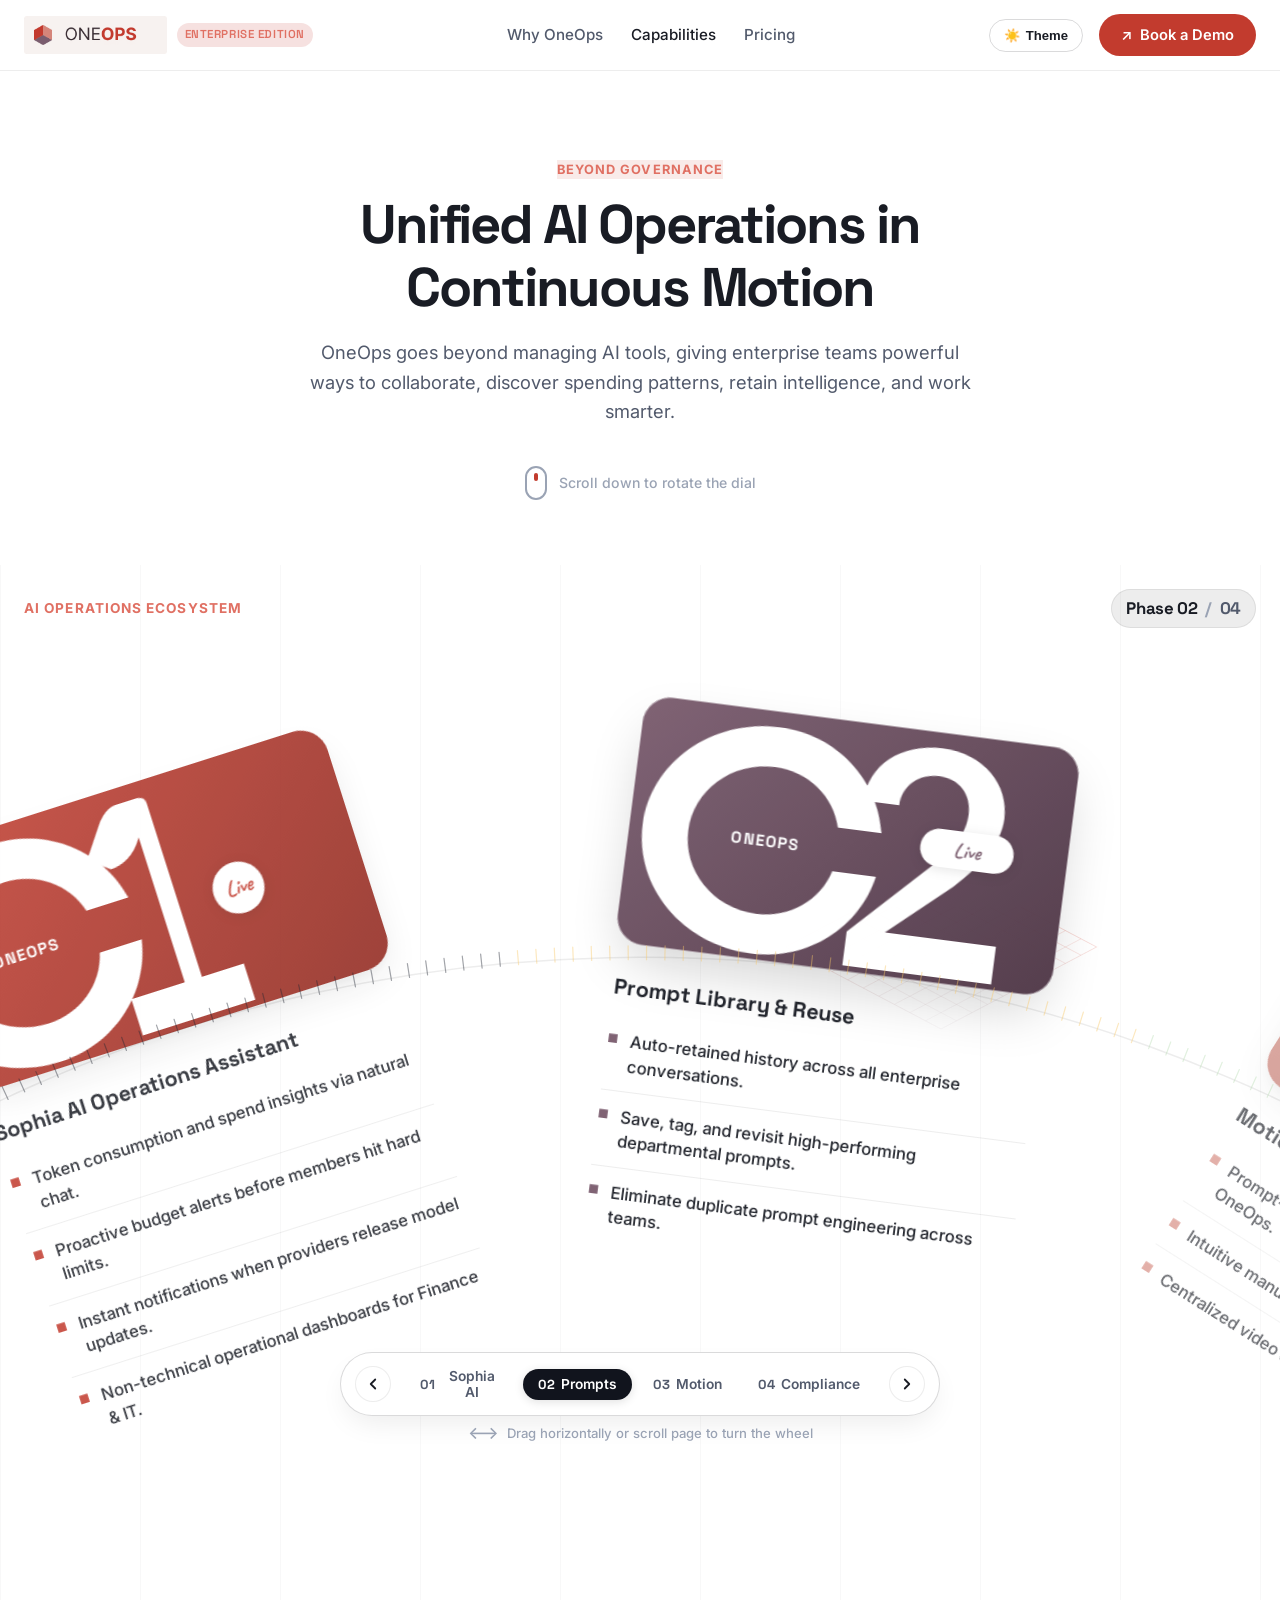
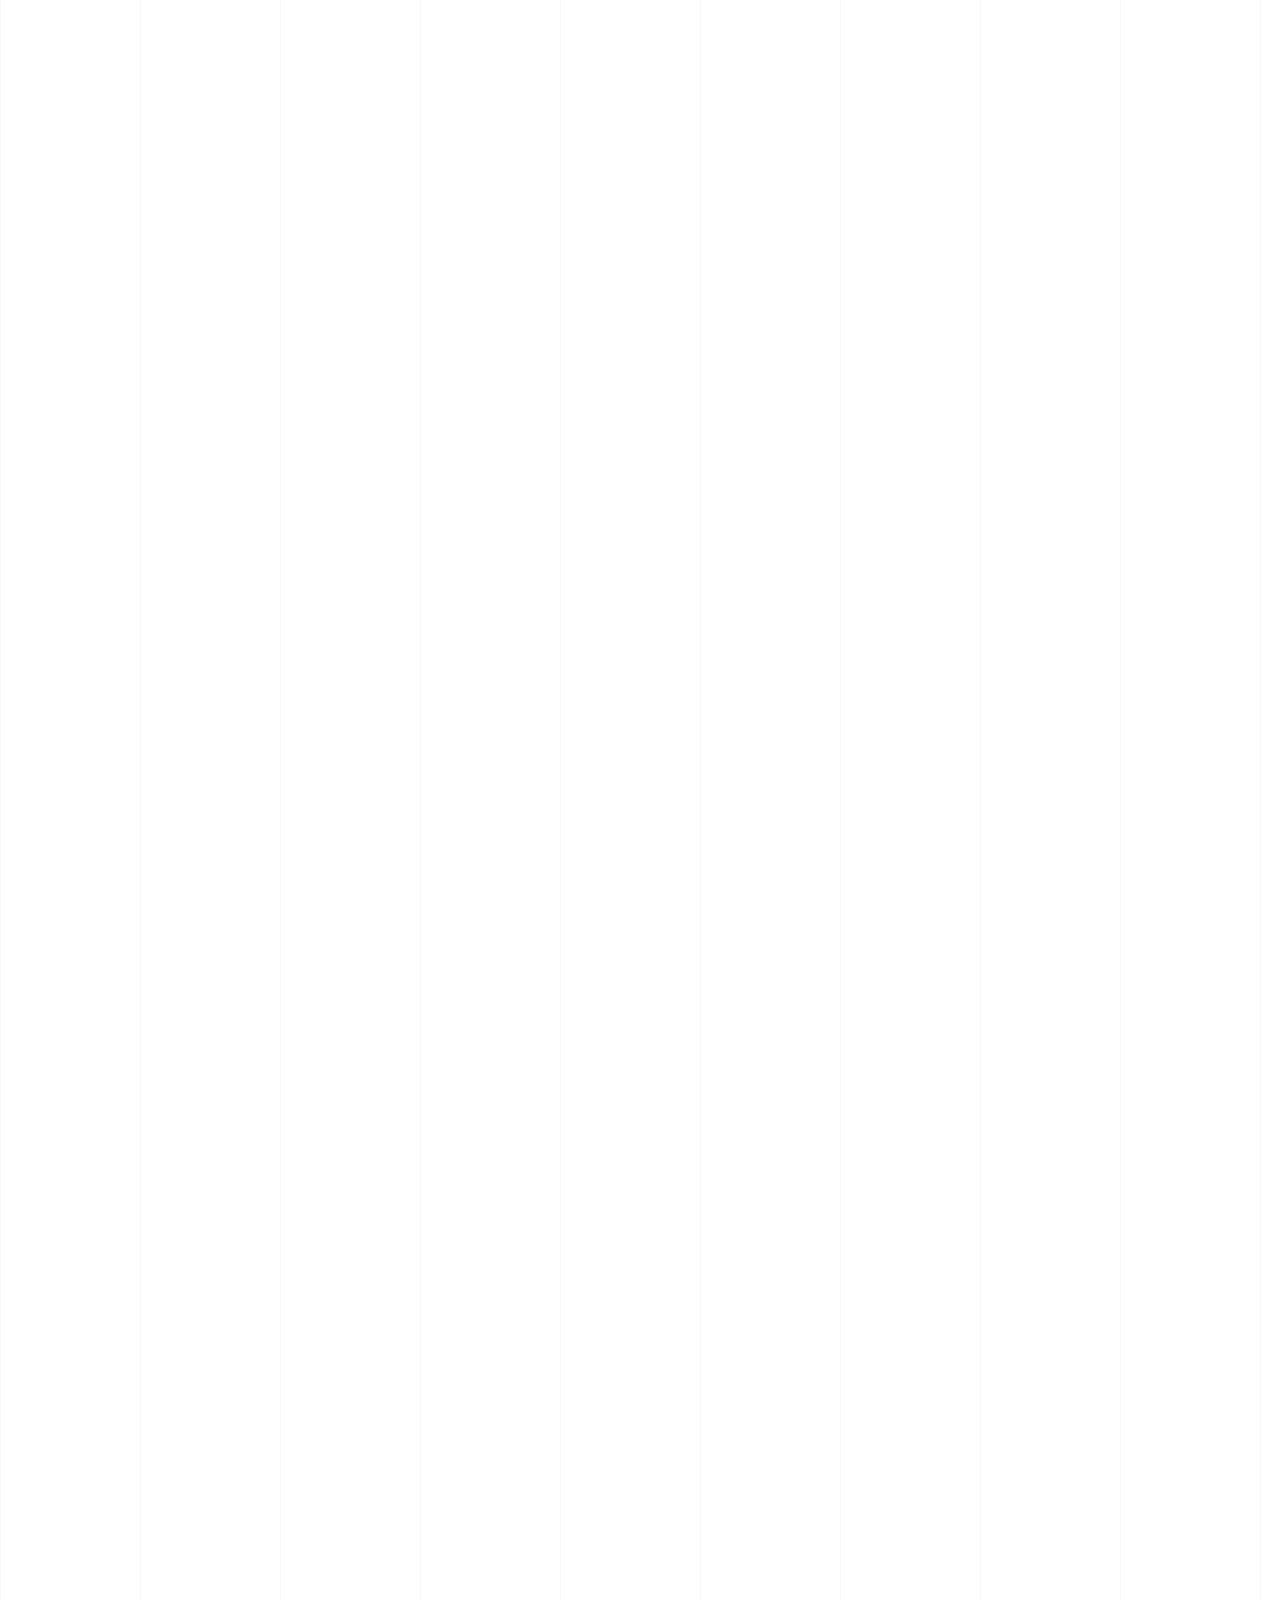
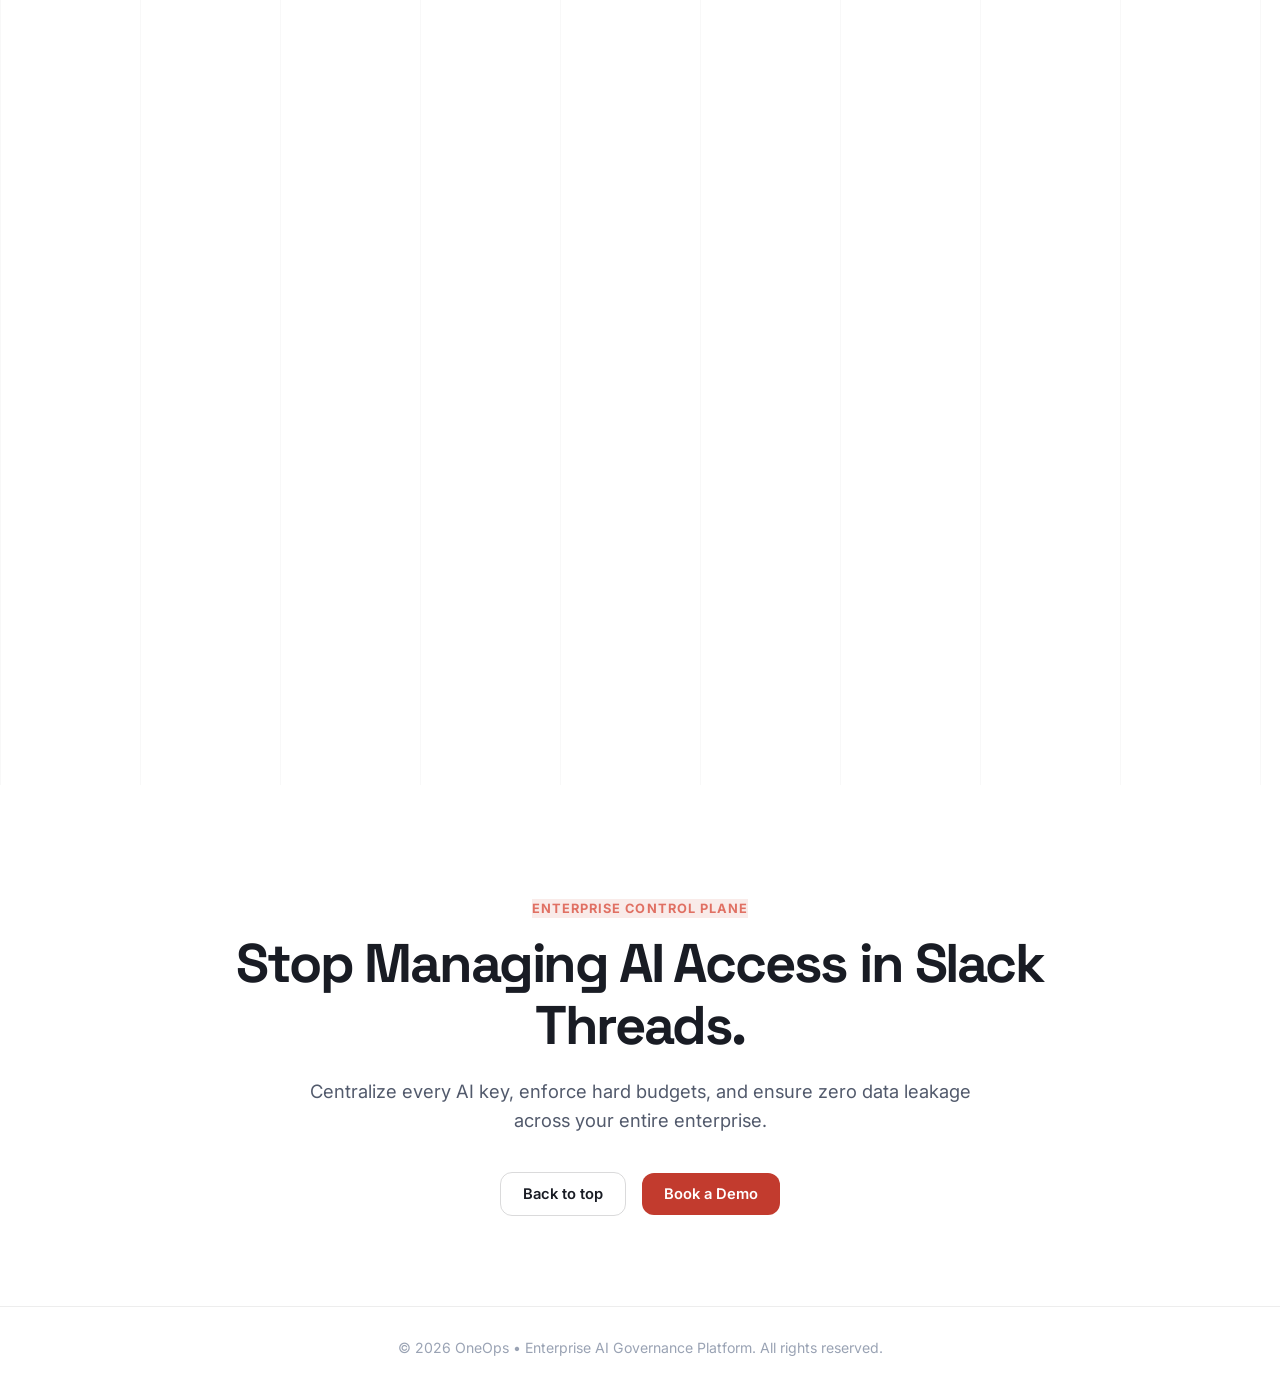
<file: section1/index.html>
<!DOCTYPE html>
<html lang="en" data-theme="light">
<head>
  <meta charset="UTF-8">
  <meta name="viewport" content="width=device-width, initial-scale=1.0">
  <title>OneOps &mdash; Extended Capabilities & Rotary Feature Roadmap</title>
  
  <!-- Google Fonts: Space Grotesk, Inter, Caveat (script) -->
  <link rel="preconnect" href="https://fonts.googleapis.com">
  <link rel="preconnect" href="https://fonts.gstatic.com" crossorigin>
  <link href="https://fonts.googleapis.com/css2?family=Caveat:wght@600;700&family=Inter:wght@400;500;600;700&family=Space+Grotesk:wght@600;700;800;900&display=swap" rel="stylesheet">
  
  <link rel="stylesheet" href="styles.css">
</head>
<body>

  <!-- Ambient Navigation Bar -->
  <header class="site-header">
    <div class="header-inner">
      <div class="brand-logo" aria-label="OneOps Logo">
        <img src="oneops-logo.png" alt="OneOps" style="height: 38px; width: auto; object-fit: contain;">
        <span class="brand-badge" style="background: rgba(194, 59, 46, 0.15); color: #E07063; border-color: rgba(194, 59, 46, 0.3);">Enterprise Edition</span>
      </div>

      <nav class="nav-links" aria-label="Primary navigation">
        <a href="#why" class="nav-link">Why OneOps</a>
        <a href="#features" class="nav-link is-active">Capabilities</a>
        <a href="#pricing" class="nav-link">Pricing</a>
      </nav>

      <div class="header-actions">
        <!-- OneOps Theme Switcher -->
        <button id="theme-toggle" class="theme-toggle-btn" aria-label="Toggle dark/light theme" title="Toggle theme">
          <span class="theme-icon light-icon" aria-hidden="true">☀️</span>
          <span class="theme-icon dark-icon" aria-hidden="true">🌙</span>
          <span class="theme-label">Theme</span>
        </button>

        <a href="#demo" class="btn btn-primary btn-pill" style="background: #C23B2E; color: #fff;">
          <span class="btn-icon" aria-hidden="true">↗</span>
          <span>Book a Demo</span>
        </a>
      </div>
    </div>
  </header>

  <!-- Natural Entry Hero Section -->
  <section class="intro-section" id="why">
    <div class="intro-content">
      <span class="section-tag" style="color: #E07063; border-color: rgba(194, 59, 46, 0.3); background: rgba(194, 59, 46, 0.1);">Beyond Governance</span>
      <h1 class="intro-title">Unified AI Operations in Continuous Motion</h1>
      <p class="intro-lead">OneOps goes beyond managing AI tools, giving enterprise teams powerful ways to collaborate, discover spending patterns, retain intelligence, and work smarter.</p>
      <div class="scroll-prompt" aria-hidden="true">
        <span class="mouse-icon">
          <span class="mouse-wheel" style="background: #C23B2E;"></span>
        </span>
        <span class="prompt-text">Scroll down to rotate the dial</span>
      </div>
    </div>
  </section>

  <!-- MAIN SCROLL-DRIVEN ROTARY DIAL SECTION -->
  <section class="dial-section" id="features" aria-label="Feature Roadmap Dial">
    
    <!-- Architectural Grid & Floating Isometric Wireframe -->
    <div class="dial-bg-canvas" aria-hidden="true">
      <div class="bg-v-grid"></div>
      
      <!-- Faint floating 3D wireframe mesh -->
      <div class="isometric-wireframe">
        <svg viewBox="0 0 320 320" class="iso-grid-svg">
          <defs>
            <linearGradient id="iso-pink-grad" x1="0%" y1="0%" x2="100%" y2="100%">
              <stop offset="0%" stop-color="#C23B2E" stop-opacity="0.45" />
              <stop offset="50%" stop-color="#E07063" stop-opacity="0.25" />
              <stop offset="100%" stop-color="#7A5C6E" stop-opacity="0.05" />
            </linearGradient>
          </defs>
          <g transform="translate(160, 40) scale(1.1, 0.58) rotate(45)">
            <rect x="-100" y="-100" width="200" height="200" fill="none" stroke="url(#iso-pink-grad)" stroke-width="1.2" />
            <path d="M-80 -100 V100 M-60 -100 V100 M-40 -100 V100 M-20 -100 V100 M0 -100 V100 M20 -100 V100 M40 -100 V100 M60 -100 V100 M80 -100 V100" stroke="url(#iso-pink-grad)" stroke-width="0.75" />
            <path d="M-100 -80 H100 M-100 -60 H100 M-100 -40 H100 M-100 -20 H100 M-100 0 H100 M-100 20 H100 M-100 40 H100 M-100 60 H100 M-100 80 H100" stroke="url(#iso-pink-grad)" stroke-width="0.75" />
          </g>
        </svg>
      </div>
    </div>

    <!-- Pinned Sticky Stage -->
    <div class="dial-sticky-stage" id="dial-stage">
      
      <!-- Upper Stage Header -->
      <div class="dial-stage-header">
        <span class="dial-kicker" style="color: #E07063;">AI Operations Ecosystem</span>
        <div class="dial-progress-counter" aria-live="polite">
          <span class="current-phase" id="phase-number">Phase 01</span>
          <span class="counter-divider">/</span>
          <span class="total-phases">04</span>
        </div>
      </div>

      <!-- Rotary Dial Viewport -->
      <div class="dial-viewport" id="dial-viewport" tabindex="0" role="region" aria-roledescription="carousel" aria-label="Rotary feature carousel. Use arrow keys, horizontal drag, or scroll to rotate.">
        
        <!-- Rotating SVG Gauge / Tick Marks Track -->
        <svg class="dial-track-svg" id="dial-track-svg" aria-hidden="true"></svg>

        <!-- Rotating Cards Carrier -->
        <div class="dial-wheel" id="dial-wheel">

          <!-- CARD 01: Crimson Red (LIVE: Sophia AI) -->
          <article class="dial-card-node" data-index="0" data-theme="cyan" id="card-node-0">
            <div class="card-ticket card-cyan" style="background: linear-gradient(135deg, #C23B2E 0%, #8E2319 100%);">
              <!-- Scroll-Parallax Artwork Carrier -->
              <div class="ticket-artwork" aria-hidden="true">
                <svg viewBox="0 0 440 250" class="ticket-svg" preserveAspectRatio="xMidYMid meet">
                  <!-- Giant Digit 0 with centered ONEOPS -->
                  <g class="glyph-zero">
                    <path fill="#ffffff" fill-rule="evenodd" d="M 124 16 C 54 16 0 68 0 130 C 0 192 54 244 124 244 C 182 244 228 204 238 152 L 194 152 C 186 182 158 204 124 204 C 80 204 46 170 46 130 C 46 90 80 56 124 56 C 158 56 186 78 194 108 L 238 108 C 228 56 182 16 124 16 Z"/>
                    <text x="124" y="136" text-anchor="middle" font-family="'Space Grotesk', -apple-system, sans-serif" font-weight="800" font-size="16" fill="#ffffff" letter-spacing="1.2">ONEOPS</text>
                  </g>

                  <!-- Giant Digit 1 matching height and weight -->
                  <g class="glyph-one">
                    <path fill="#ffffff" d="M 230 76 C 242 76 256 70 266 54 L 266 206 L 210 206 L 210 244 L 328 244 L 328 206 L 284 206 L 284 24 C 284 18 280 16 274 16 L 254 16 C 246 16 238 22 232 30 L 210 60 Z"/>
                  </g>

                  <!-- LIVE Badge -->
                  <g class="glyph-badge badge-live">
                    <circle cx="346" cy="132" r="26" fill="#ffffff" filter="drop-shadow(0 2px 6px rgba(0,0,0,0.1))"/>
                    <text x="346" y="138" text-anchor="middle" font-family="'Caveat', cursive, sans-serif" font-weight="700" font-size="22" fill="#C23B2E">Live</text>
                  </g>
                </svg>
              </div>
            </div>

            <div class="card-body">
              <h3 style="font-family: var(--font-display); font-size: 1.35rem; margin-bottom: 12px; color: var(--text-main);">Sophia AI Operations Assistant</h3>
              <ul class="feature-checklist">
                <li class="checklist-item">
                  <span class="item-bullet" style="color:#C23B2E;" aria-hidden="true">■</span>
                  <span class="item-text">Token consumption and spend insights via natural chat.</span>
                </li>
                <li class="checklist-item">
                  <span class="item-bullet" style="color:#C23B2E;" aria-hidden="true">■</span>
                  <span class="item-text">Proactive budget alerts before members hit hard limits.</span>
                </li>
                <li class="checklist-item">
                  <span class="item-bullet" style="color:#C23B2E;" aria-hidden="true">■</span>
                  <span class="item-text">Instant notifications when providers release model updates.</span>
                </li>
                <li class="checklist-item">
                  <span class="item-bullet" style="color:#C23B2E;" aria-hidden="true">■</span>
                  <span class="item-text">Non-technical operational dashboards for Finance & IT.</span>
                </li>
              </ul>
            </div>
          </article>

          <!-- CARD 02: Warm Plum/Mauve (LIVE: Prompt Library) -->
          <article class="dial-card-node" data-index="1" data-theme="gold" id="card-node-1">
            <div class="card-ticket card-gold" style="background: linear-gradient(135deg, #7A5C6E 0%, #4D3545 100%);">
              <!-- Scroll-Parallax Artwork Carrier -->
              <div class="ticket-artwork" aria-hidden="true">
                <svg viewBox="0 0 440 250" class="ticket-svg" preserveAspectRatio="xMidYMid meet">
                  <g class="glyph-zero">
                    <path fill="#ffffff" fill-rule="evenodd" d="M 124 16 C 54 16 0 68 0 130 C 0 192 54 244 124 244 C 182 244 228 204 238 152 L 194 152 C 186 182 158 204 124 204 C 80 204 46 170 46 130 C 46 90 80 56 124 56 C 158 56 186 78 194 108 L 238 108 C 228 56 182 16 124 16 Z"/>
                    <text x="124" y="136" text-anchor="middle" font-family="'Space Grotesk', -apple-system, sans-serif" font-weight="800" font-size="16" fill="#ffffff" letter-spacing="1.2">ONEOPS</text>
                  </g>

                  <g class="glyph-two">
                    <path fill="#ffffff" d="M 216 78 C 216 42 246 16 288 16 C 330 16 358 44 358 78 C 358 104 340 128 316 152 L 254 206 L 366 206 L 366 244 L 216 244 L 216 210 L 292 134 C 314 112 322 96 322 78 C 322 58 308 44 288 44 C 268 44 252 58 252 78 Z"/>
                  </g>

                  <g class="glyph-badge badge-next-2">
                    <rect x="278" y="96" width="94" height="38" rx="19" fill="#ffffff" filter="drop-shadow(0 2px 6px rgba(0,0,0,0.1))"/>
                    <text x="325" y="122" text-anchor="middle" font-family="'Caveat', cursive, sans-serif" font-weight="700" font-size="21" fill="#7A5C6E">Live</text>
                  </g>
                </svg>
              </div>
            </div>

            <div class="card-body">
              <h3 style="font-family: var(--font-display); font-size: 1.35rem; margin-bottom: 12px; color: var(--text-main);">Prompt Library & Reuse</h3>
              <ul class="feature-checklist">
                <li class="checklist-item">
                  <span class="item-bullet" style="color:#7A5C6E;" aria-hidden="true">■</span>
                  <span class="item-text">Auto-retained history across all enterprise conversations.</span>
                </li>
                <li class="checklist-item">
                  <span class="item-bullet" style="color:#7A5C6E;" aria-hidden="true">■</span>
                  <span class="item-text">Save, tag, and revisit high-performing departmental prompts.</span>
                </li>
                <li class="checklist-item">
                  <span class="item-bullet" style="color:#7A5C6E;" aria-hidden="true">■</span>
                  <span class="item-text">Eliminate duplicate prompt engineering across teams.</span>
                </li>
              </ul>
            </div>
          </article>

          <!-- CARD 03: Coral Salmon (NEW: Motion Studio) -->
          <article class="dial-card-node" data-index="2" data-theme="sage" id="card-node-2">
            <div class="card-ticket card-sage" style="background: linear-gradient(135deg, #D4857A 0%, #A35449 100%);">
              <!-- Scroll-Parallax Artwork Carrier -->
              <div class="ticket-artwork" aria-hidden="true">
                <svg viewBox="0 0 440 250" class="ticket-svg" preserveAspectRatio="xMidYMid meet">
                  <g class="glyph-zero">
                    <path fill="#ffffff" fill-rule="evenodd" d="M 124 16 C 54 16 0 68 0 130 C 0 192 54 244 124 244 C 182 244 228 204 238 152 L 194 152 C 186 182 158 204 124 204 C 80 204 46 170 46 130 C 46 90 80 56 124 56 C 158 56 186 78 194 108 L 238 108 C 228 56 182 16 124 16 Z"/>
                    <text x="124" y="136" text-anchor="middle" font-family="'Space Grotesk', -apple-system, sans-serif" font-weight="800" font-size="16" fill="#ffffff" letter-spacing="1.2">ONEOPS</text>
                  </g>

                  <g class="glyph-three">
                    <path fill="#ffffff" d="M 224 38 L 224 16 L 350 16 L 350 48 L 284 106 C 304 106 324 114 338 128 C 354 144 362 166 362 192 C 362 222 340 244 294 244 C 252 244 224 222 216 190 L 254 176 C 260 196 274 212 294 212 C 314 212 326 198 326 184 C 326 166 312 154 286 154 L 260 154 L 260 124 L 296 90 L 252 90 L 224 90 Z"/>
                  </g>

                  <g class="glyph-badge badge-next-3">
                    <rect x="296" y="118" width="94" height="38" rx="19" fill="#ffffff" filter="drop-shadow(0 2px 6px rgba(0,0,0,0.1))"/>
                    <text x="343" y="144" text-anchor="middle" font-family="'Caveat', cursive, sans-serif" font-weight="700" font-size="21" fill="#D4857A">New</text>
                  </g>
                </svg>
              </div>
            </div>

            <div class="card-body">
              <h3 style="font-family: var(--font-display); font-size: 1.35rem; margin-bottom: 12px; color: var(--text-main);">Motion Studio</h3>
              <ul class="feature-checklist">
                <li class="checklist-item">
                  <span class="item-bullet" style="color:#D4857A;" aria-hidden="true">■</span>
                  <span class="item-text">Prompt-driven AI video workflows directly inside OneOps.</span>
                </li>
                <li class="checklist-item">
                  <span class="item-bullet" style="color:#D4857A;" aria-hidden="true">■</span>
                  <span class="item-text">Intuitive manual tools to refine visual sequences.</span>
                </li>
                <li class="checklist-item">
                  <span class="item-bullet" style="color:#D4857A;" aria-hidden="true">■</span>
                  <span class="item-text">Centralized video asset management and security.</span>
                </li>
              </ul>
            </div>
          </article>

          <!-- CARD 04: Dark Charcoal & Crimson (UP NEXT: Compliance Feedback) -->
          <article class="dial-card-node" data-index="3" data-theme="coral" id="card-node-3">
            <div class="card-ticket card-coral" style="background: linear-gradient(135deg, #3A2E35 0%, #20171D 100%); border: 1px solid rgba(194, 59, 46, 0.4);">
              <!-- Scroll-Parallax Artwork Carrier -->
              <div class="ticket-artwork" aria-hidden="true">
                <svg viewBox="0 0 440 250" class="ticket-svg" preserveAspectRatio="xMidYMid meet">
                  <g class="glyph-zero">
                    <path fill="#ffffff" fill-rule="evenodd" d="M 124 16 C 54 16 0 68 0 130 C 0 192 54 244 124 244 C 182 244 228 204 238 152 L 194 152 C 186 182 158 204 124 204 C 80 204 46 170 46 130 C 46 90 80 56 124 56 C 158 56 186 78 194 108 L 238 108 C 228 56 182 16 124 16 Z"/>
                    <text x="124" y="136" text-anchor="middle" font-family="'Space Grotesk', -apple-system, sans-serif" font-weight="800" font-size="16" fill="#ffffff" letter-spacing="1.2">ONEOPS</text>
                  </g>

                  <g class="glyph-four">
                    <path fill="#ffffff" d="M 302 16 L 342 16 L 342 160 L 372 160 L 372 196 L 342 196 L 342 244 L 298 244 L 298 196 L 204 196 L 204 162 L 302 16 Z M 298 76 L 246 160 L 298 160 L 298 76 Z"/>
                  </g>

                  <g class="glyph-badge badge-next-4">
                    <rect x="288" y="78" width="94" height="38" rx="19" fill="#ffffff" filter="drop-shadow(0 2px 6px rgba(0,0,0,0.1))"/>
                    <text x="335" y="104" text-anchor="middle" font-family="'Caveat', cursive, sans-serif" font-weight="700" font-size="20" fill="#3A2E35">Feedback</text>
                  </g>
                </svg>
              </div>
            </div>

            <div class="card-body">
              <h3 style="font-family: var(--font-display); font-size: 1.35rem; margin-bottom: 12px; color: var(--text-main);">Enterprise Feedback & Audit</h3>
              <ul class="feature-checklist">
                <li class="checklist-item">
                  <span class="item-bullet" style="color:#C23B2E;" aria-hidden="true">■</span>
                  <span class="item-text">Recurring monthly user feedback and sentiment cycles.</span>
                </li>
                <li class="checklist-item">
                  <span class="item-bullet" style="color:#C23B2E;" aria-hidden="true">■</span>
                  <span class="item-text">Continuous friction point and shadow-AI detection.</span>
                </li>
                <li class="checklist-item">
                  <span class="item-bullet" style="color:#C23B2E;" aria-hidden="true">■</span>
                  <span class="item-text">Full violation logs for SOC 2, HIPAA, and GDPR compliance.</span>
                </li>
              </ul>
            </div>
          </article>

        </div><!-- /.dial-wheel -->
      </div><!-- /.dial-viewport -->

      <!-- Controls Deck (Pagination & Step Controls) -->
      <div class="dial-controls-deck">
        <button id="btn-prev" class="dial-nav-btn" aria-label="Rotate to previous phase" title="Previous phase">
          <svg viewBox="0 0 20 20" width="18" height="18" fill="none" stroke="currentColor" stroke-width="2" stroke-linecap="round" stroke-linejoin="round">
            <path d="M12.5 15l-5-5 5-5"/>
          </svg>
        </button>

        <div class="dial-phase-selector" role="tablist" aria-label="Select roadmap phase">
          <button class="phase-tab-btn is-active" role="tab" aria-selected="true" data-target="0">
            <span class="phase-badge">01</span>
            <span class="phase-name">Sophia AI</span>
          </button>
          <button class="phase-tab-btn" role="tab" aria-selected="false" data-target="1">
            <span class="phase-badge">02</span>
            <span class="phase-name">Prompts</span>
          </button>
          <button class="phase-tab-btn" role="tab" aria-selected="false" data-target="2">
            <span class="phase-badge">03</span>
            <span class="phase-name">Motion</span>
          </button>
          <button class="phase-tab-btn" role="tab" aria-selected="false" data-target="3">
            <span class="phase-badge">04</span>
            <span class="phase-name">Compliance</span>
          </button>
        </div>

        <button id="btn-next" class="dial-nav-btn" aria-label="Rotate to next phase" title="Next phase">
          <svg viewBox="0 0 20 20" width="18" height="18" fill="none" stroke="currentColor" stroke-width="2" stroke-linecap="round" stroke-linejoin="round">
            <path d="M7.5 5l5 5-5 5"/>
          </svg>
        </button>
      </div>

      <!-- Tactile Helper Hint -->
      <div class="dial-hint">
        <span class="drag-hint-icon">⟷</span>
        <span>Drag horizontally or scroll page to turn the wheel</span>
      </div>

    </div><!-- /.dial-sticky-stage -->
  </section>

  <!-- Lead-out Section -->
  <section class="outro-section" id="pricing">
    <div class="outro-content">
      <span class="section-tag" style="color: #E07063; border-color: rgba(194, 59, 46, 0.3); background: rgba(194, 59, 46, 0.1);">Enterprise Control Plane</span>
      <h2 class="outro-title">Stop Managing AI Access in Slack Threads.</h2>
      <p class="outro-text">Centralize every AI key, enforce hard budgets, and ensure zero data leakage across your entire enterprise.</p>
      <div class="outro-actions">
        <a href="#why" class="btn btn-outline">Back to top</a>
        <a href="#demo" class="btn btn-primary" style="background: #C23B2E; color: #fff;">Book a Demo</a>
      </div>
    </div>
  </section>

  <footer class="site-footer">
    <div class="footer-inner">
      <p>&copy; 2026 OneOps &bull; Enterprise AI Governance Platform. All rights reserved.</p>
    </div>
  </footer>

  <script src="app.js"></script>
</body>
</html>
</file>
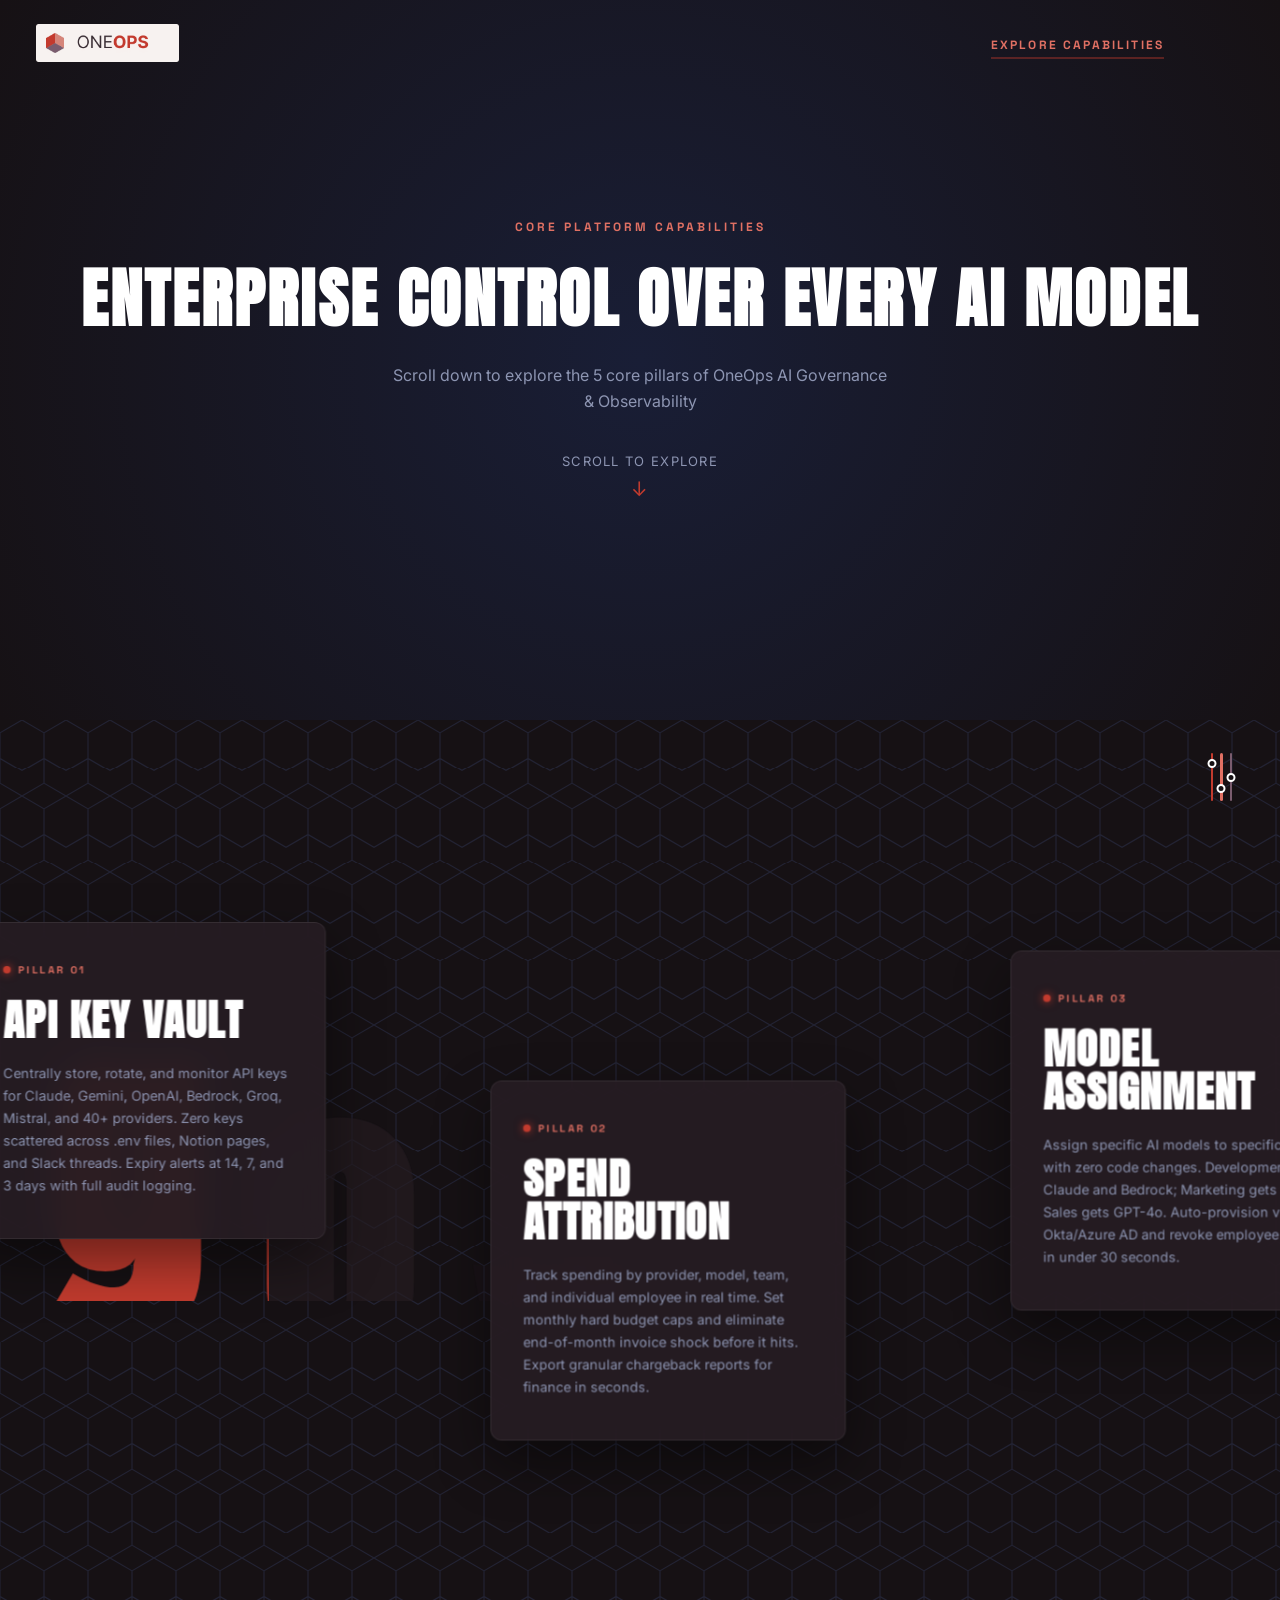
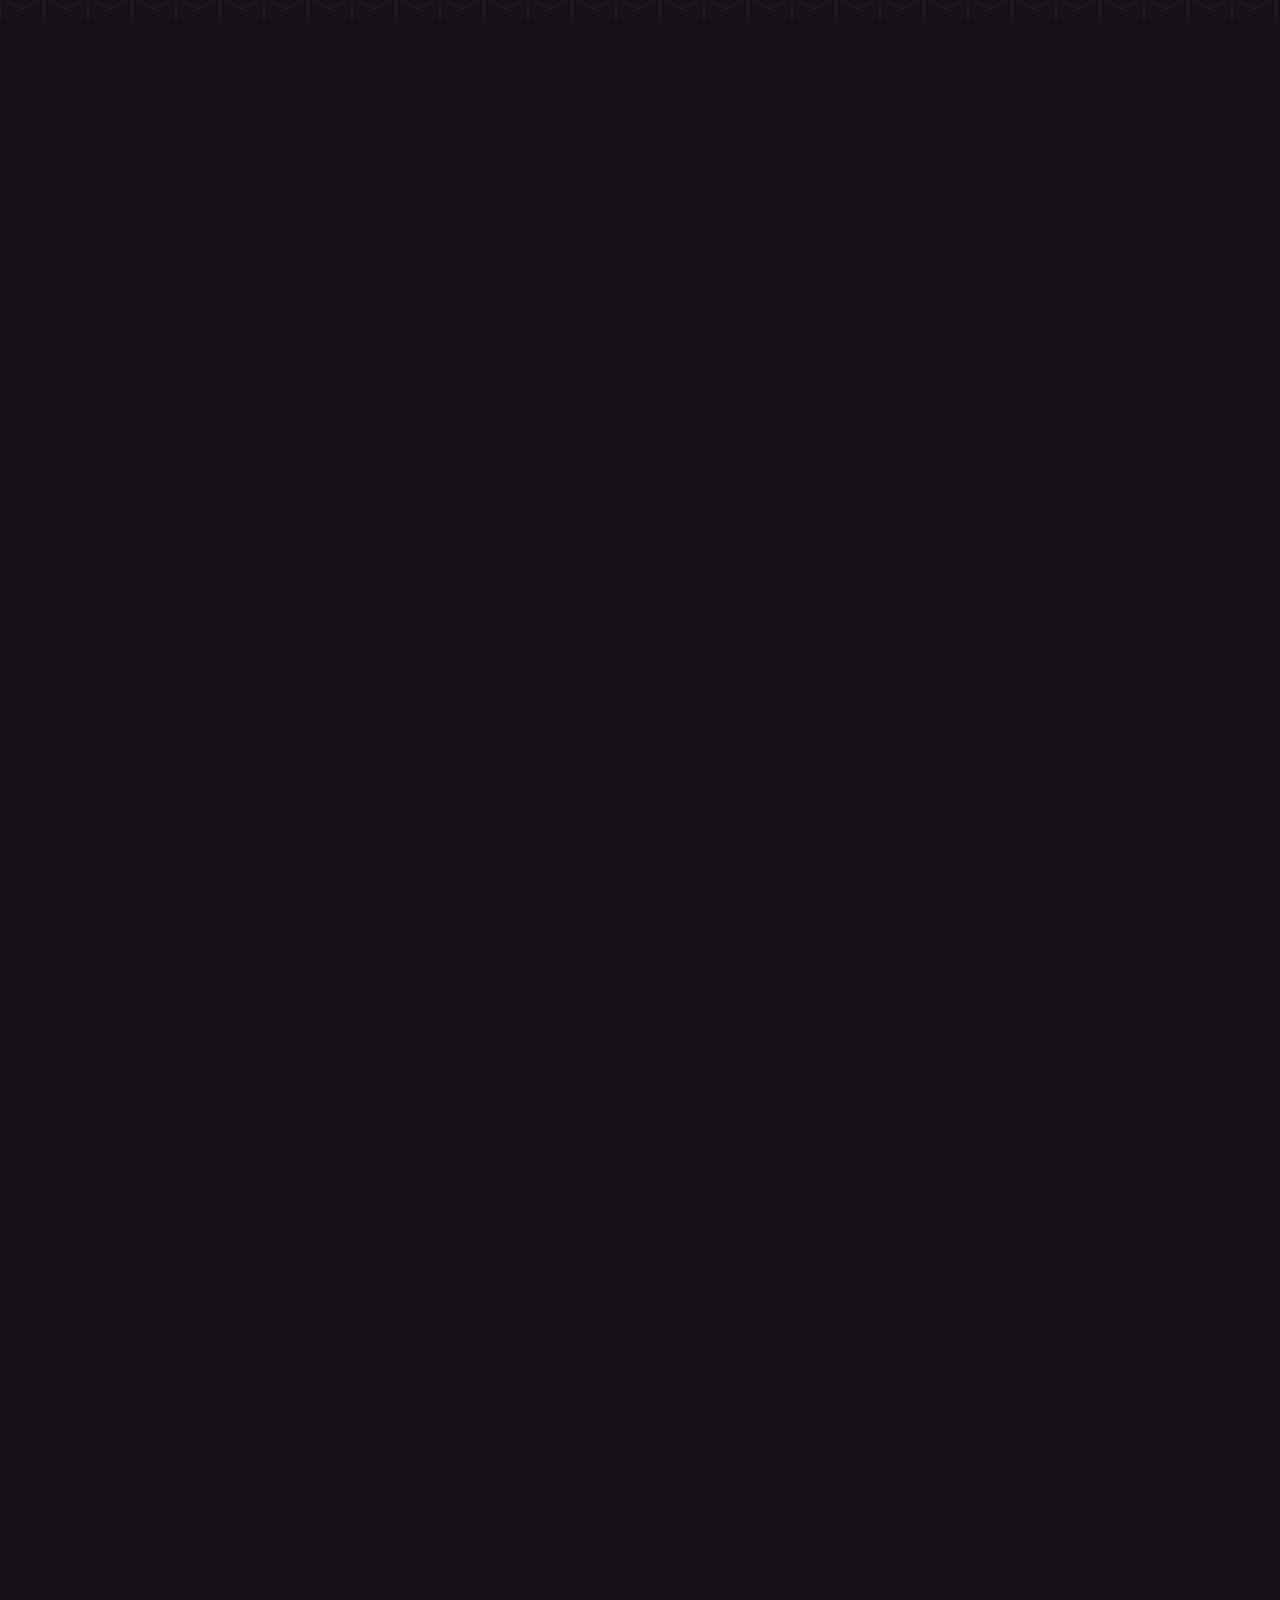
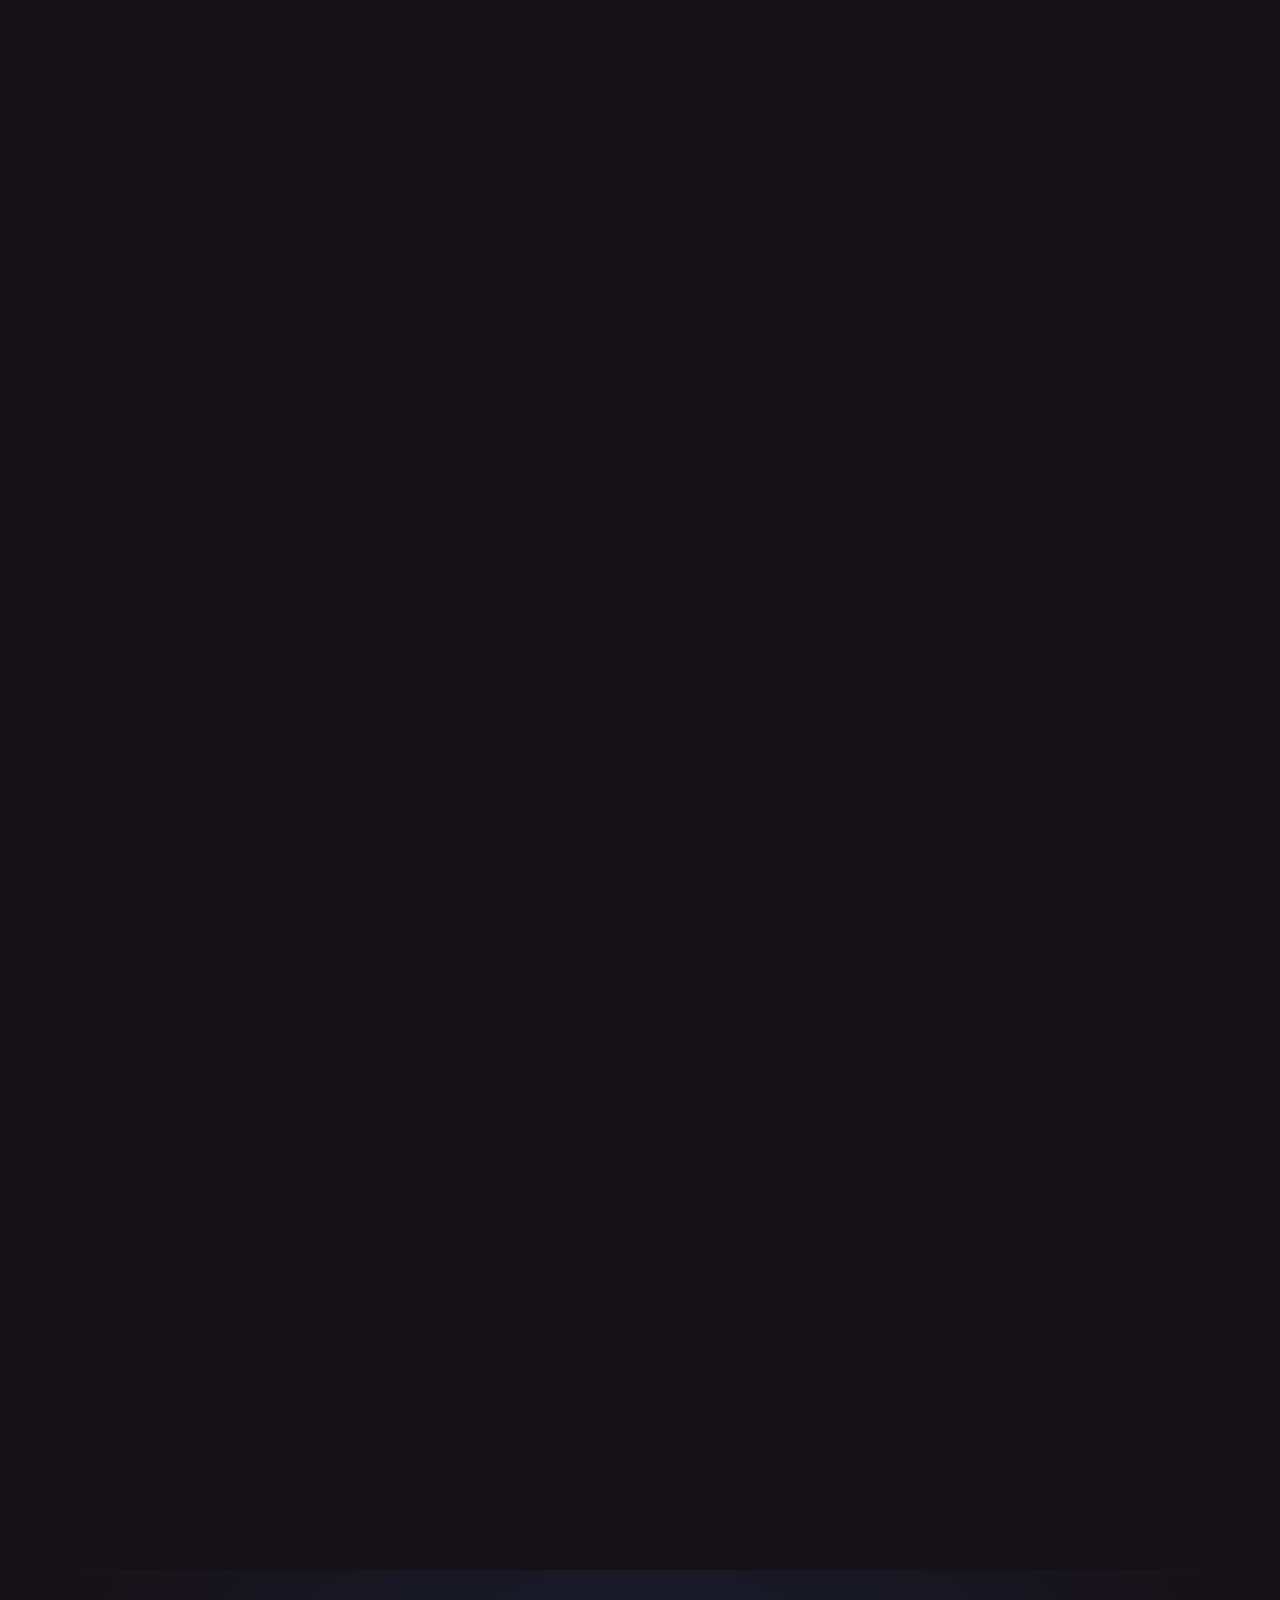
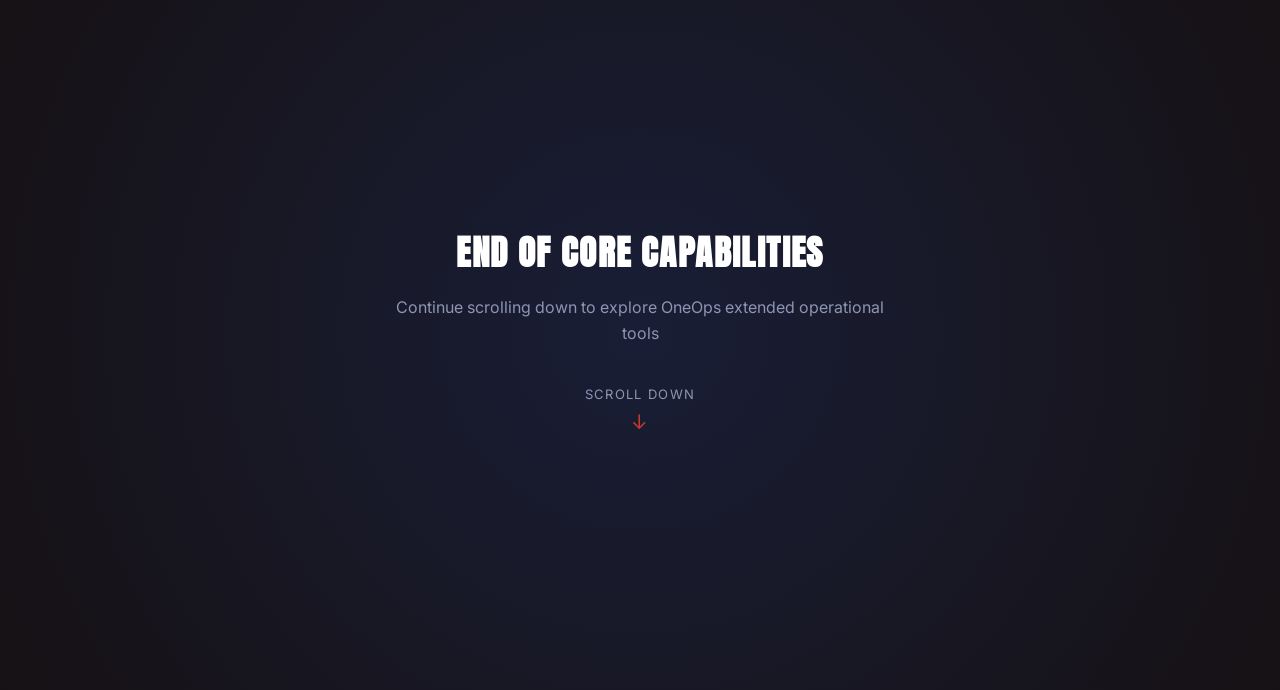
<file: section2/index.html>
<!DOCTYPE html>
<html lang="en">
<head>
  <meta charset="UTF-8">
  <meta name="viewport" content="width=device-width, initial-scale=1.0">
  <title>OneOps &mdash; Core Platform Capabilities Horizontal Scroll</title>
  
  <!-- Google Fonts: Space Grotesk & Inter -->
  <link rel="preconnect" href="https://fonts.googleapis.com">
  <link rel="preconnect" href="https://fonts.gstatic.com" crossorigin>
  <link href="https://fonts.googleapis.com/css2?family=Anton&family=Inter:wght@400;500;600;700&family=Space+Grotesk:wght@500;600;700;800;900&display=swap" rel="stylesheet">
  
  <link rel="stylesheet" href="styles.css">
</head>
<body>

  <!-- Ambient Top Header (OneOps Brand) -->
  <header class="site-header">
    <div class="header-inner">
      <div class="brand-logo" aria-label="OneOps">
        <img src="oneops-logo.png" alt="OneOps" style="height: 38px; width: auto; object-fit: contain;">
      </div>
      <div class="header-links">
        <a href="#rules-track" class="header-link" style="color: #E07063; border-color: rgba(194, 59, 46, 0.4);">EXPLORE CAPABILITIES</a>
      </div>
    </div>
  </header>

  <main>
    <!-- Top Placeholder Hero (Context before pinning) -->
    <section class="spacer-section spacer-top">
      <div class="spacer-content">
        <p class="section-label" style="color: #E07063;">CORE PLATFORM CAPABILITIES</p>
        <h1 class="spacer-title">Enterprise Control Over Every AI Model</h1>
        <p class="spacer-sub">Scroll down to explore the 5 core pillars of OneOps AI Governance & Observability</p>
        <div class="scroll-indicator">
          <span>Scroll to explore</span>
          <div class="scroll-arrow" style="color: #C23B2E;">↓</div>
        </div>
      </div>
    </section>

    <!-- Pinned Horizontal Scroll Section -->
    <section class="pinned-section-wrapper" id="rules-track">
      <div class="pinned-sticky-container">
        
        <!-- Repeating Hexagonal / Honeycomb Mesh Background -->
        <div class="hex-grid-bg" aria-hidden="true"></div>

        <!-- Top Right Equalizer / Controls Icon -->
        <div class="equalizer-widget" aria-hidden="true">
          <span class="eq-bar eq-bar-1" style="background: #C23B2E;"></span>
          <span class="eq-bar eq-bar-2" style="background: #E07063;"></span>
          <span class="eq-bar eq-bar-3" style="background: #7A5C6E;"></span>
        </div>

        <!-- Giant Typography Layers ("govern") with Individual Letter Spans -->
        <div class="giant-word-container" aria-hidden="true">
          <!-- Base Dark Layer with individual staggered letters -->
          <div class="giant-word giant-word-base" id="word-base">
            <span class="char-span" style="--char-i: 0;">g</span>
            <span class="char-span" style="--char-i: 1;">o</span>
            <span class="char-span" style="--char-i: 2;">v</span>
            <span class="char-span" style="--char-i: 3;">e</span>
            <span class="char-span" style="--char-i: 4;">r</span>
            <span class="char-span" style="--char-i: 5;">n</span>
          </div>
          <!-- Dynamic Crimson Accent Fill Layer (reveals with scroll) -->
          <div class="giant-word giant-word-reveal" id="word-reveal">
            <span class="char-span" style="--char-i: 0;">g</span>
            <span class="char-span" style="--char-i: 1;">o</span>
            <span class="char-span" style="--char-i: 2;">v</span>
            <span class="char-span" style="--char-i: 3;">e</span>
            <span class="char-span" style="--char-i: 4;">r</span>
            <span class="char-span" style="--char-i: 5;">n</span>
          </div>
        </div>

        <!-- Horizontal Sliding Track of Staggered Cards -->
        <div class="horizontal-track" id="horizontal-track">
          
          <!-- Card 1 -->
          <article class="rule-card card-pos-1">
            <div class="card-inner">
              <div class="card-badge">
                <span class="badge-dot" style="background: #C23B2E;"></span>
                <span class="badge-text" style="color: #E07063;">PILLAR 01</span>
              </div>
              <h2 class="card-title">API KEY VAULT</h2>
              <p class="card-desc">
                Centrally store, rotate, and monitor API keys for Claude, Gemini, OpenAI, Bedrock, Groq, Mistral, and 40+ providers. Zero keys scattered across .env files, Notion pages, and Slack threads. Expiry alerts at 14, 7, and 3 days with full audit logging.
              </p>
            </div>
          </article>

          <!-- Card 2 -->
          <article class="rule-card card-pos-2">
            <div class="card-inner">
              <div class="card-badge">
                <span class="badge-dot" style="background: #C23B2E;"></span>
                <span class="badge-text" style="color: #E07063;">PILLAR 02</span>
              </div>
              <h2 class="card-title">SPEND ATTRIBUTION</h2>
              <p class="card-desc">
                Track spending by provider, model, team, and individual employee in real time. Set monthly hard budget caps and eliminate end-of-month invoice shock before it hits. Export granular chargeback reports for finance in seconds.
              </p>
            </div>
          </article>

          <!-- Card 3 -->
          <article class="rule-card card-pos-3">
            <div class="card-inner">
              <div class="card-badge">
                <span class="badge-dot" style="background: #C23B2E;"></span>
                <span class="badge-text" style="color: #E07063;">PILLAR 03</span>
              </div>
              <h2 class="card-title">MODEL ASSIGNMENT</h2>
              <p class="card-desc">
                Assign specific AI models to specific teams with zero code changes. Development gets Claude and Bedrock; Marketing gets Gemini; Sales gets GPT-4o. Auto-provision via Okta/Azure AD and revoke employee access in under 30 seconds.
              </p>
            </div>
          </article>

          <!-- Card 4 -->
          <article class="rule-card card-pos-4">
            <div class="card-inner">
              <div class="card-badge">
                <span class="badge-dot" style="background: #C23B2E;"></span>
                <span class="badge-text" style="color: #E07063;">PILLAR 04</span>
              </div>
              <h2 class="card-title">PRE-LLM DLP GUARDRAILS</h2>
              <p class="card-desc">
                Every prompt is scanned in real time before it reaches external LLMs. Detect 20+ PII types (SSNs, cards, medical records, client IDs) and block or redact automatically. Complete violation logs ensure instant SOC 2, HIPAA, and GDPR audit compliance.
              </p>
            </div>
          </article>

          <!-- Card 5 -->
          <article class="rule-card card-pos-5">
            <div class="card-inner">
              <div class="card-badge">
                <span class="badge-dot" style="background: #C23B2E;"></span>
                <span class="badge-text" style="color: #E07063;">PILLAR 05</span>
              </div>
              <h2 class="card-title">TEAM CONTEXT & KB</h2>
              <p class="card-desc">
                Build a team-specific knowledge base for codebase conventions, brand guidelines, and product specs. OneOps automatically injects relevant context chunks, cutting token costs and eliminating repetitive prompt pasting across all departments.
              </p>
            </div>
          </article>

        </div><!-- /.horizontal-track -->
      </div><!-- /.pinned-sticky-container -->
    </section>

    <!-- Bottom Placeholder Spacer Section -->
    <section class="spacer-section spacer-bottom">
      <div class="spacer-content">
        <h2 class="spacer-title" style="font-size: 2.2rem;">End of Core Capabilities</h2>
        <p class="spacer-sub">Continue scrolling down to explore OneOps extended operational tools</p>
        <div class="scroll-indicator">
          <span>Scroll down</span>
          <div class="scroll-arrow" style="color: #C23B2E;">↓</div>
        </div>
      </div>
    </section>
  </main>

  <script src="app.js"></script>
</body>
</html>
</file>
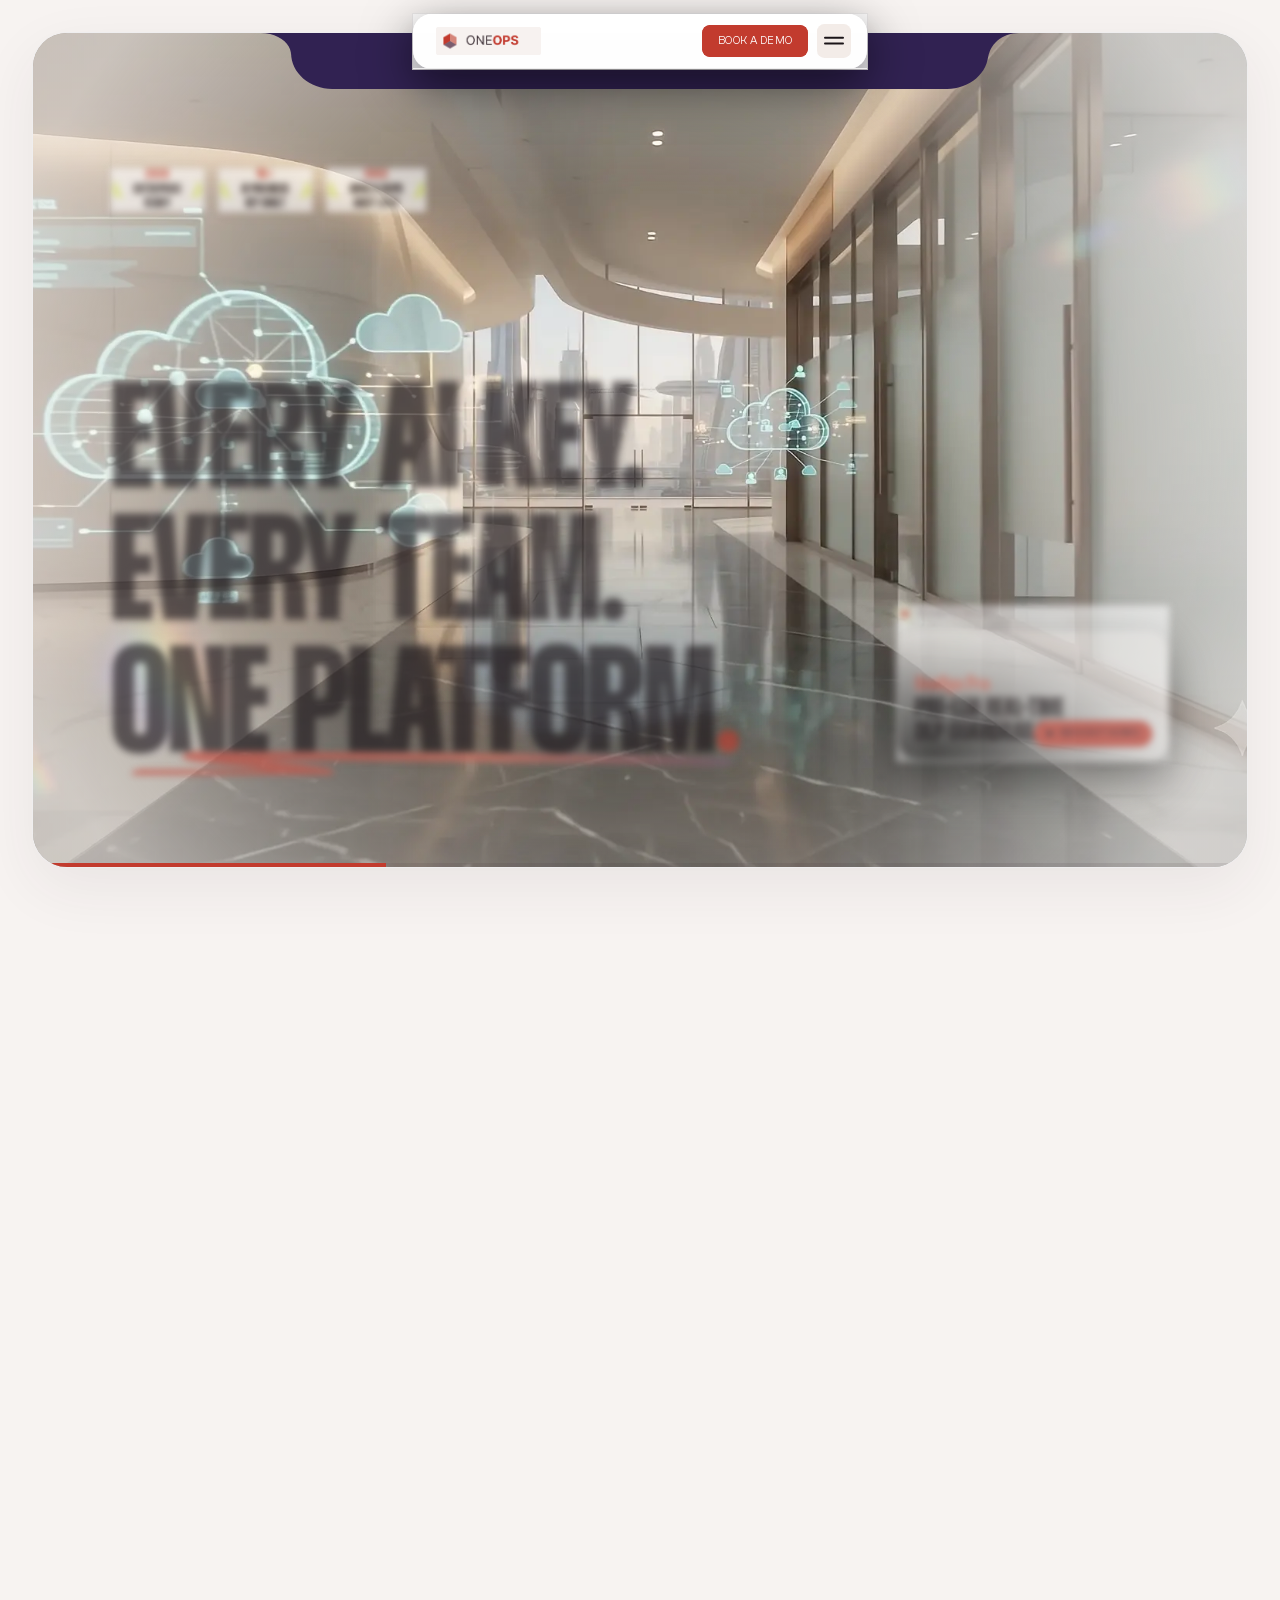
<file: section3/index.html>
<!DOCTYPE html>
<html lang="en" data-theme="light">
<head>
  <meta charset="UTF-8">
  <meta name="viewport" content="width=device-width, initial-scale=1.0">
  <title>OneOps &mdash; Enterprise AI Governance Platform</title>

  <link rel="stylesheet" href="styles.css">
</head>
<body class="cro-body light-theme">

  <!-- =========================================================================
       TWO-STEP NOTCH NAVIGATION (FIXED OVERLAY)
       ========================================================================= -->
  <nav class="twostep-nav" id="twostep-nav" data-nav-status="closed" data-nav-scrolled="false" aria-label="Main Navigation">
    <!-- Backdrop Blur Overlay -->
    <div class="twostep-bg" id="nav-backdrop" aria-hidden="true"></div>

    <div class="twostep-wrap">
      <div class="twostep-width">
        <div class="twostep-bar">
          <div class="twostep-back">
            <div class="twostep-backBg"></div>
          </div>

          <!-- Top Row: Logo | BOOK A DEMO | Hamburger -->
          <div class="twostep-top">
            <!-- Brand Logo (3D Perspective Flip between Word & Mark on scroll) -->
            <a href="#top" class="twostep-logo" aria-label="OneOps Home">
              <span class="twostep-logoWord">
                <img src="assets/hero/oneops-logo.png" alt="OneOps" class="twostep-logoSvg" style="height: 34px; width: auto; object-fit: contain;">
              </span>
              <span class="twostep-logoMark" aria-hidden="true">
                <img src="assets/hero/oneops-logo.png" alt="OneOps" class="twostep-logoMarkSvg" style="height: 28px; width: auto; object-fit: contain;">
              </span>
            </a>

            <!-- Right Controls -->
            <div class="twostep-actions">
              <a href="#contact" class="twostep-barCta" data-text="BOOK A DEMO">
                <span class="twostep-barCtaInner">
                  <span class="twostep-barCtaBg" style="background: #C23B2E;"></span>
                  <span class="twostep-barCtaDefault">
                    <span class="twostep-barCtaDefaultBg" style="background: #C23B2E;"></span>
                    <span class="twostep-barCtaDefaultText">BOOK A DEMO</span>
                  </span>
                  <span class="twostep-barCtaHover" data-text="BOOK A DEMO"></span>
                </span>
              </a>

              <!-- Hamburger / Close Toggle Button -->
              <button class="twostep-toggle" id="nav-toggle-btn" aria-label="Toggle navigation menu" aria-expanded="false">
                <span class="twostep-toggleBar"></span>
                <span class="twostep-toggleBar"></span>
              </button>
            </div>
          </div><!-- /twostep-top -->

          <div class="twostep-topLine" aria-hidden="true"></div>

          <!-- Expanded Dropdown Menu -->
          <div class="twostep-bottom" id="nav-dropdown">
            <div class="twostep-bottomOverflow">
              <div class="twostep-bottomInner">
                <div class="twostep-bottomRow">
                  
                  <!-- Left: Links Column -->
                  <div class="twostep-bottomCol">
                    <div class="twostep-info">
                      <ul class="twostep-ul">
                        <li class="twostep-li">
                          <a href="#top" class="twostep-link">
                            <span class="twostep-linkSpan">HOME</span>
                          </a>
                        </li>
                        <li class="twostep-li">
                          <a href="#rules-track" class="twostep-link">
                            <span class="twostep-linkSpan">CAPABILITIES</span>
                            <span class="nav-pill-badge" style="background: rgba(194, 59, 46, 0.2); color: #E07063;">CORE</span>
                            <span class="nav-arr">&rsaquo;</span>
                          </a>
                        </li>
                        <li class="twostep-li">
                          <a href="#features" class="twostep-link">
                            <span class="twostep-linkSpan">ROTARY ROADMAP</span>
                            <span class="nav-pill-badge" style="background: rgba(194, 59, 46, 0.2); color: #E07063;">AI OS</span>
                            <span class="nav-arr">&rsaquo;</span>
                          </a>
                        </li>
                        <li class="twostep-li">
                          <a href="#how-it-works" class="twostep-link">
                            <span class="twostep-linkSpan">HOW IT WORKS</span>
                          </a>
                        </li>
                        <li class="twostep-li">
                          <a href="#pricing" class="twostep-link">
                            <span class="twostep-linkSpan">PRICING</span>
                          </a>
                        </li>
                      </ul>

                      <div class="twostep-small">
                        <a href="https://linkedin.com" target="_blank" rel="noopener" class="social-link">LinkedIn</a>
                        <a href="https://x.com" target="_blank" rel="noopener" class="social-link">X / Twitter</a>
                        <a href="https://github.com" target="_blank" rel="noopener" class="social-link">GitHub</a>
                      </div>
                    </div>
                  </div>

                  <!-- Right: Sophia AI Preview Card -->
                  <div class="twostep-bottomCol">
                    <aside class="menu-product-card" style="border-color: rgba(194, 59, 46, 0.3);">
                      <div class="product-badge-row">
                        <span class="product-eyebrow">INTELLIGENT AI OPERATIONS ASSISTANT</span>
                        <a href="#features" class="product-learn-btn" style="color: #E07063;">
                          <span>Learn More</span>
                          <span class="arr">&rarr;</span>
                        </a>
                      </div>

                      <div class="product-title-row">
                        <h3 class="product-name">Sophia <span>AI</span></h3>
                        <p class="product-tagline">Detect &bull; Alert &bull; Optimize</p>
                      </div>

                      <div class="preview-mockup" style="background: #181216;">
                        <div class="mockup-header">
                          <span class="mock-dot" style="background: #C23B2E;"></span>
                          <span class="mock-pill" style="color: #E07063;">BUDGET BURN: 82%</span>
                        </div>
                        <div class="mockup-content">
                          <div class="mockup-colors" style="display:flex; gap:6px;">
                            <span style="background: #C23B2E; width:14px; height:14px; border-radius:50%;"></span>
                            <span style="background: #7A5C6E; width:14px; height:14px; border-radius:50%;"></span>
                            <span style="background: #D4857A; width:14px; height:14px; border-radius:50%;"></span>
                          </div>
                          <div class="mockup-ai-btn" style="color: #F7F3F1;">
                            <span class="ai-sparkle" style="color:#C23B2E;">&#10024;</span>
                            <span>Total Spend: $8,240 (4 Teams)</span>
                          </div>
                        </div>
                      </div>
                    </aside>
                  </div>

                </div><!-- /twostep-bottomRow -->
              </div>
            </div>
          </div><!-- /twostep-bottom -->
        </div><!-- /twostep-bar -->
      </div>
    </div>
  </nav><!-- /twostep-nav -->


  <!-- =========================================================================
       PINNED SCROLLYTELLING HERO SECTION (300vh Scroll Track)
       ========================================================================= -->
  <section class="hero-hero" id="hero-track">
    <div class="hero-stage" id="hero-stage">

      <!-- Viewport Card (95% width, max 1900px, 35px border radius) -->
      <div class="hero-card" id="top">

        <!-- Background Video & Canvas -->
        <video id="hero-bg-video" class="hero-bg-video" src="assets/hero-video.mp4" autoplay loop muted playsinline preload="auto"></video>
        <canvas id="hero-canvas" class="hero-canvas" aria-label="3D Scrollytelling Sequence"></canvas>
        <div class="hero-vignette" aria-hidden="true"></div>

        <!-- The Exact SVG Notch Cutout sitting flush at the top -->
        <img src="assets/hero/union.svg" alt="" class="hero-notch" aria-hidden="true">

        <!-- ===================================================================
             CONTENT OVERLAYS (Phase 1 Hero & Phase 2 Impact)
             =================================================================== -->
        <div class="hero-content">

          <!-- PHASE 1: INITIAL HERO STATE -->
          <div class="overlay-phase phase-hero" id="phase-hero">

            <!-- 3 Laurel Badges (Top-Left) -->
            <div class="hero-badges" aria-label="Governance Standards">
              <div class="hero-badge">
                <img src="assets/hero/laurel-l1.svg" class="hero-laurel" alt="" aria-hidden="true">
                <span class="hero-badgeText">
                  <em>2026</em>ENTERPRISE<br>READY
                </span>
                <img src="assets/hero/laurel-l1.svg" class="hero-laurel hero-laurelFlip" alt="" aria-hidden="true">
              </div>

              <div class="hero-badge">
                <img src="assets/hero/laurel-l2.svg" class="hero-laurel" alt="" aria-hidden="true">
                <span class="hero-badgeText">
                  <em>40+</em>AI PROVIDER<br>KEY VAULT
                </span>
                <img src="assets/hero/laurel-l2.svg" class="hero-laurel hero-laurelFlip" alt="" aria-hidden="true">
              </div>

              <div class="hero-badge">
                <img src="assets/hero/laurel-l3.svg" class="hero-laurel" alt="" aria-hidden="true">
                <span class="hero-badgeText">
                  <em>SOC2</em>HIPAA & GDPR<br>AUDIT LOGS
                </span>
                <img src="assets/hero/laurel-l3.svg" class="hero-laurel hero-laurelFlip" alt="" aria-hidden="true">
              </div>
            </div>

            <!-- Giant Headline with Crimson Underline -->
            <h1 class="hero-headline">
              <span class="hero-line">
                <span class="hero-fill">EVERY AI KEY.</span>
              </span>
              <span class="hero-line">
                <span class="hero-fill">EVERY TEAM.</span>
              </span>
              <span class="hero-line">
                <span class="hero-fill">
                  <span class="hero-king">
                    ONE PLATFORM
                    <!-- Exact Marker Underline styled in Brand Crimson -->
                    <span class="hero-underlineWrap" aria-hidden="true">
                      <svg class="hero-underline" viewBox="0 0 310 40" fill="none" preserveAspectRatio="none">
                        <defs>
                          <linearGradient id="kingUnderline" x1="0" y1="0" x2="1" y2="0">
                            <stop offset="0%" stop-color="#C23B2E"/>
                            <stop offset="60%" stop-color="#E07063"/>
                            <stop offset="100%" stop-color="#7A5C6E"/>
                          </linearGradient>
                        </defs>
                        <path d="M17.0039 32.6826C32.2307 32.8412 47.4552 32.8277 62.676 32.8118C67.3044 32.807 96.546 33.0555 104.728 32.0775C113.615 31.0152 104.516 28.3028 102.022 27.2826C89.9573 22.3465 77.3751 19.0254 65.0451 15.0552C57.8987 12.7542 37.2813 8.49399 44.2314 6.10216C50.9667 3.78422 64.2873 5.81914 70.4249 5.96641C105.866 6.81677 141.306 7.58809 176.75 8.59886C217.874 9.77162 258.906 11.0553 300 14.4892 L313.5 15.6" stroke="url(#kingUnderline)" stroke-width="12" stroke-linecap="round"/>
                      </svg>
                    </span>
                  </span><span class="king-period" style="color: #C23B2E;">.</span>
                </span>
              </span>
            </h1>

            <!-- Floating Feature Card (Bottom-Right) -->
            <aside class="hero-videoWrap" aria-label="What's New in OneOps">
              <div class="hero-videoHead">
                <span class="hero-dot" aria-hidden="true" style="background: #C23B2E;"></span>
                <span>WHAT'S NEW?</span>
              </div>
              <div class="hero-videoCard">
                <div class="hero-videoOverlay"></div>
                <div class="hero-videoLabel">
                  <span class="card-logo-mini" style="color: #E07063;">OneOps Pro</span>
                  <strong>PRE-LLM REAL-TIME<br>DLP GUARDRAILS</strong>
                </div>
                <a href="#rules-track" class="hero-watchBtn" style="background: #C23B2E;">
                  <span class="hero-play" aria-hidden="true"></span>
                  <span>SEE HOW IT WORKS</span>
                </a>
              </div>
            </aside>

          </div><!-- /phase-hero -->


          <!-- PHASE 2: SCROLL-REVEALED IMPACT STATEMENT (Locked in Center) -->
          <div class="hero-centerText" id="phase-impact">
            <h2 class="hero-centerHeadline">
              YOUR TEAMS ARE USING 12+ AI TOOLS.<br>
              <span class="hero-accent" style="color: #E07063;">WHO AUTHORIZED HALF OF THEM?</span>
            </h2>
            <p class="hero-centerSub">
              API keys in Slack, $14,000 month-end invoice shock, and zero offboarding visibility.
              OneOps gives CTOs, Security, and Finance complete control plane governance with hard budget caps, per-person attribution, and pre-LLM DLP guardrails.
            </p>
          </div>

        </div><!-- /hero-content -->

        <!-- Bottom Linear Progress Bar -->
        <div class="stage-progress-bar" aria-hidden="true">
          <div class="stage-progress-fill" id="progress-indicator" style="background: #C23B2E;"></div>
        </div>

      </div><!-- /hero-card -->
    </div><!-- /hero-stage -->
  </section><!-- /hero-hero -->

  <script src="app.js"></script>
</body>
</html>
</file>
<file: styles.css>
/* =========================================================================
   ONEOPS ENTERPRISE AI GOVERNANCE PLATFORM &mdash; MASTER STYLESHEET
   Unified: Two-Step Notch Nav + Scrollytelling Hero + Horizontal Scroll + Rotary Dial
   ========================================================================= */

/* =========================================================================
   CROJUNGLE &mdash; 1:1 REPLICATION STYLESHEET (PIXEL-PERFECT)
   ========================================================================= */

/* --- Exact Font Declarations --- */
@font-face {
  font-family: 'Thunder';
  src: url('assets/fonts/Thunder-BoldLC.woff2') format('woff2');
  font-weight: 700 900;
  font-style: normal;
  font-display: swap;
}

@font-face {
  font-family: 'Clash Grotesk';
  src: url('assets/fonts/ClashGrotesk-400.woff2') format('woff2');
  font-weight: 400 600;
  font-style: normal;
  font-display: swap;
}

/* Fallback fonts */
@import url('https://fonts.googleapis.com/css2?family=Anton&family=Inter:wght@400;500;600;700&display=swap');

/* --- Brand Tokens matching crojungle.com exactly --- */
:root {
  --color-outer-purple: #231C21;
  --fill-0: #231C21;      /* Exact royal purple outer bezel */
  --color-card-dark: #120E11;          /* Inner card background */
  --color-nav-bg: #261E24;             /* Top bar background */
  --color-nav-hover-bg: #3A2E35;
  
  --color-purple-cta: #C23B2E;        /* Vibrant brand purple */
  --color-lime-accent: #C23B2E;       /* Neon lime-yellow highlight */
  --color-lime-alt: #E07063;
  
  --font-thunder: 'Thunder', 'Anton', sans-serif;
  --font-clash: 'Clash Grotesk', 'Inter', -apple-system, sans-serif;
  --font-body: 'Clash Grotesk', 'Inter', sans-serif;
  
  --ease-cubic: cubic-bezier(0.625, 0.05, 0, 1);
  --ease-hover: cubic-bezier(0.675, 0.15, 0.1, 1);
}

/* --- Reset (NO overflow-x: hidden on html/body so position: sticky is NEVER broken) --- */
*, *::before, *::after {
  box-sizing: border-box;
  margin: 0;
  padding: 0;
}

html, body {
  background-color: var(--color-outer-purple);
  color: #ffffff;
  font-family: var(--font-body);
  -webkit-font-smoothing: antialiased;
  -moz-osx-font-smoothing: grayscale;
  margin: 0;
  padding: 0;
  min-height: 100vh;
}

a {
  color: inherit;
  text-decoration: none;
}

button {
  font-family: inherit;
  border: none;
  background: none;
  cursor: pointer;
}

/* =========================================================================
   TWO-STEP NOTCH NAVIGATION COMPONENT
   ========================================================================= */
.twostep-nav {
  position: fixed;
  inset: 0;
  z-index: 100;
  pointer-events: none;
  font-size: clamp(13px, 1.05vw, 16px);
}

/* Backdrop Blur (Active when menu is opened) */
.twostep-bg {
  position: absolute;
  inset: 0;
  width: 100%;
  height: 100%;
  background-color: rgba(4, 5, 10, 0.65);
  backdrop-filter: blur(4px);
  -webkit-backdrop-filter: blur(4px);
  opacity: 0;
  visibility: hidden;
  pointer-events: auto;
  transition: opacity 0.4s var(--ease-cubic), visibility 0.4s var(--ease-cubic);
  z-index: 1;
}

.twostep-nav[data-nav-status="active"] .twostep-bg {
  opacity: 1;
  visibility: visible;
}

.twostep-wrap {
  position: absolute;
  top: 0;
  left: 0;
  width: 100%;
  display: flex;
  justify-content: center;
  align-items: stretch;
  z-index: 2;
}

/* Crucial Math: padding-top matches card top minus 19px so it sits flush in notch */
.twostep-width {
  display: flex;
  flex-direction: column;
  align-items: center;
  width: 100%;
  max-width: 50em;
  padding-top: calc(clamp(24px, 2.5vw, 54px) - 19px);
  padding-left: 1.25em;
  padding-right: 1.25em;
}

.twostep-bar {
  position: relative;
  width: 100%;
  max-width: 34em;
  pointer-events: auto;
  color: #ffffff;
  transition: max-width 0.6s var(--ease-cubic) 0.1s;
}

.twostep-nav[data-nav-status="active"] .twostep-bar {
  max-width: 100%;
  transition: max-width 0.4s var(--ease-cubic) 0s;
}

.twostep-back {
  position: absolute;
  inset: 0;
  z-index: 0;
  transition: all 0.4s var(--ease-cubic);
}

.twostep-nav[data-nav-status="active"] .twostep-back {
  inset: -0.25em;
}

.twostep-backBg {
  position: absolute;
  inset: 0;
  width: 100%;
  height: 100%;
  background-color: var(--color-nav-bg);
  border-radius: 1.4em;
  box-shadow: 0 16px 50px rgba(0, 0, 0, 0.55), 0 0 0 1px rgba(255, 255, 255, 0.08);
}

/* Top Bar: Logo | CTA | Toggle */
.twostep-top {
  position: relative;
  z-index: 2;
  display: flex;
  align-items: center;
  justify-content: space-between;
  width: 100%;
  height: 4em;
  padding: 0.85em 1.2em;
}

/* Brand Logo (3D Perspective Flip Effect) */
.twostep-logo {
  display: grid;
  place-items: center start;
  perspective: 10em;
  margin-left: 0.55em;
  cursor: pointer;
}

.twostep-logoWord,
.twostep-logoMark {
  grid-area: 1/1;
  display: flex;
  align-items: center;
  backface-visibility: hidden;
  transform-style: preserve-3d;
}

.twostep-logoWord {
  transition: transform 0.45s 50ms var(--ease-hover);
}

.twostep-logoMark {
  transition: transform 0.4s var(--ease-hover);
  transform: translateY(65%) rotateX(-85deg) scale(0.525);
}

/* Scrolled state: 3D flip into compact mark */
.twostep-nav[data-nav-scrolled="true"] .twostep-logoWord {
  transform: translateY(-130%) rotateX(85deg) scale(0.525);
}

.twostep-nav[data-nav-scrolled="true"] .twostep-logoMark {
  transform: translateY(0) rotateX(0deg) scale(1);
}

.twostep-logoSvg {
  height: 1.05em;
  width: auto;
  display: block;
}

.twostep-logoMarkSvg {
  height: 1.45em;
  width: auto;
  display: block;
}

.twostep-actions {
  display: flex;
  align-items: center;
  gap: 0.65em;
}

/* 3D Flipping BOOK A CALL Button */
.twostep-barCta {
  position: relative;
  display: inline-grid;
  margin-left: auto;
  font-family: var(--font-clash);
  font-size: 0.82em;
  font-weight: 600;
  letter-spacing: 0.04em;
  text-transform: uppercase;
  white-space: nowrap;
  outline: none;
  cursor: pointer;
}

.twostep-barCtaInner {
  grid-area: 1/1;
  display: grid;
  perspective: 10em;
  border-radius: 0.7em;
  overflow: hidden;
}

.twostep-barCtaBg {
  grid-area: 1/1;
  background-color: var(--color-nav-hover-bg);
  border-radius: 0.7em;
}

.twostep-barCtaDefault {
  grid-area: 1/1;
  display: grid;
  color: #ffffff;
  transform-style: preserve-3d;
  transition: transform 0.45s var(--ease-hover);
}

.twostep-barCtaDefaultBg {
  grid-area: 1/1;
  background-color: var(--color-purple-cta);
  border-radius: 0.7em;
}

.twostep-barCtaDefaultText {
  grid-area: 1/1;
  padding: 0.85em 1.4em;
}

.twostep-barCtaHover {
  grid-area: 1/1;
  display: flex;
  align-items: center;
  justify-content: center;
  transform-style: preserve-3d;
  transform: translateY(65%) rotateX(-85deg) scale(0.525);
  transition: transform 0.4s var(--ease-hover);
}

.twostep-barCtaHover::after {
  content: attr(data-text);
  color: #120924;
  background-color: var(--color-lime-accent);
  border-radius: 0.7em;
  padding: 0.85em 1.4em;
  display: block;
}

.twostep-barCta:hover .twostep-barCtaHover {
  transform: translateY(0) rotateX(0deg) scale(1);
}

.twostep-barCta:hover .twostep-barCtaDefault {
  transform: translateY(-65%) rotateX(85deg) scale(0.525);
}

/* In active menu state, CTA switches color to lime */
.twostep-nav[data-nav-status="active"] .twostep-barCtaDefaultBg {
  background-color: var(--color-lime-accent);
}

.twostep-nav[data-nav-status="active"] .twostep-barCtaDefault {
  color: #120924;
}

/* Hamburger & Close Toggle Button */
.twostep-toggle {
  position: relative;
  display: flex;
  align-items: center;
  justify-content: center;
  width: 2.6em;
  height: 2.6em;
  background-color: var(--color-nav-hover-bg);
  border-radius: 0.55em;
  cursor: pointer;
  transition: background-color 0.2s ease;
}

.twostep-toggle:hover {
  background-color: #261b5c;
}

.twostep-toggleBar {
  position: absolute;
  width: 1.55em;
  height: 0.13em;
  background-color: #ffffff;
  border-radius: 2px;
  transition: transform 0.4s var(--ease-cubic), background-color 0.2s ease;
  transform: translateY(-0.25em);
}

.twostep-toggleBar:nth-child(2) {
  transform: translateY(0.18em);
}

.twostep-toggle:hover .twostep-toggleBar:nth-child(1) {
  transform: translateY(-0.16em);
}

.twostep-toggle:hover .twostep-toggleBar:nth-child(2) {
  transform: translateY(0.12em);
}

/* Active State turns bars into X and changes color to lime */
.twostep-nav[data-nav-status="active"] .twostep-toggle .twostep-toggleBar {
  background-color: var(--color-lime-accent);
  transform: translateY(0) rotate(45deg);
}

.twostep-nav[data-nav-status="active"] .twostep-toggle .twostep-toggleBar:nth-child(2) {
  transform: translateY(0) rotate(-45deg);
}

/* Divider Line between top bar and dropdown */
.twostep-topLine {
  position: absolute;
  bottom: 0;
  left: 0.6em;
  right: 0.6em;
  height: 1px;
  background-color: rgba(255, 255, 255, 0.12);
  opacity: 0;
  transition: opacity 0.3s ease;
  z-index: 2;
}

.twostep-nav[data-nav-status="active"] .twostep-topLine {
  opacity: 1;
}

/* Expanded Dropdown Body */
.twostep-bottom {
  position: relative;
  width: 100%;
  display: grid;
  grid-template-rows: 0fr;
  overflow: hidden;
  transition: grid-template-rows 0.4s var(--ease-cubic);
  z-index: 2;
}

.twostep-nav[data-nav-status="active"] .twostep-bottom {
  grid-template-rows: 1fr;
  transition: grid-template-rows 0.6s var(--ease-cubic) 0.15s;
}

.twostep-bottomOverflow {
  min-height: 0;
  display: flex;
  flex-direction: column;
}

.twostep-bottomInner {
  padding: 1.8em 1.6em 1.6em;
}

.twostep-bottomRow {
  display: flex;
  gap: 2.2em;
}

.twostep-bottomCol {
  flex: 1;
}

/* Menu Links Column */
.twostep-ul {
  list-style: none;
  display: flex;
  flex-direction: column;
  gap: 0.4em;
}

.twostep-link {
  display: flex;
  align-items: center;
  gap: 0.6em;
  padding: 0.1em 0;
  color: #ffffff;
}

.twostep-linkSpan {
  font-family: var(--font-thunder);
  font-size: 3.2em;
  font-weight: 800;
  line-height: 0.95;
  letter-spacing: 0.01em;
  transition: color 0.25s ease;
}

.twostep-link:hover .twostep-linkSpan {
  color: var(--color-lime-accent);
}

.nav-pill-badge {
  font-family: var(--font-clash);
  font-size: 0.72rem;
  font-weight: 700;
  letter-spacing: 0.06em;
  padding: 2px 7px;
  border-radius: 100px;
  background: rgba(255, 255, 255, 0.12);
  color: #ffffff;
}

.nav-arr {
  font-size: 1.4rem;
  color: rgba(255, 255, 255, 0.4);
  margin-left: auto;
  transition: transform 0.2s ease, color 0.2s ease;
}

.twostep-link:hover .nav-arr {
  color: var(--color-lime-accent);
  transform: translateX(3px);
}

.twostep-small {
  display: flex;
  gap: 1.2em;
  margin-top: 1.8em;
  padding-top: 1.2em;
  border-top: 1px solid rgba(255, 255, 255, 0.08);
}

.social-link {
  font-size: 0.85rem;
  color: rgba(255, 255, 255, 0.65);
  transition: color 0.2s ease;
}

.social-link:hover {
  color: #ffffff;
}

/* Right Featured Card in Menu (Brand OS Preview) */
.menu-product-card {
  background: linear-gradient(145deg, #18221b 0%, #101918 40%, #0d121c 100%);
  border: 1px solid rgba(255, 255, 255, 0.1);
  border-radius: 1.2em;
  padding: 1.4em;
  display: flex;
  flex-direction: column;
  height: 100%;
}

.product-badge-row {
  display: flex;
  align-items: center;
  justify-content: space-between;
  margin-bottom: 1em;
}

.product-eyebrow {
  font-size: 0.65rem;
  letter-spacing: 0.08em;
  text-transform: uppercase;
  color: rgba(255, 255, 255, 0.6);
}

.product-eyebrow strong {
  color: #ffffff;
}

.product-learn-btn {
  display: inline-flex;
  align-items: center;
  gap: 5px;
  padding: 4px 10px;
  border-radius: 100px;
  background: rgba(255, 255, 255, 0.08);
  font-size: 0.72rem;
  color: #ffffff;
  transition: background 0.2s ease;
}

.product-learn-btn:hover {
  background: rgba(255, 255, 255, 0.16);
}

.product-title-row {
  margin-bottom: 1.2em;
}

.product-name {
  font-family: var(--font-clash);
  font-size: 1.6rem;
  font-weight: 700;
  color: #ffffff;
}

.product-name span {
  display: inline-block;
  font-size: 0.8em;
  padding: 1px 6px;
  background: var(--color-lime-accent);
  color: #120924;
  border-radius: 4px;
  margin-left: 4px;
}

.product-tagline {
  font-size: 0.82rem;
  color: rgba(255, 255, 255, 0.6);
  margin-top: 2px;
}

.preview-mockup {
  background: #120f21;
  border: 1px solid rgba(255, 255, 255, 0.08);
  border-radius: 10px;
  padding: 12px;
}

.mockup-header {
  display: flex;
  align-items: center;
  gap: 8px;
  margin-bottom: 10px;
}

.mock-dot {
  width: 6px;
  height: 6px;
  border-radius: 50%;
  background: var(--color-lime-accent);
}

.mock-pill {
  font-size: 0.65rem;
  font-weight: 700;
  color: rgba(255, 255, 255, 0.5);
}

.mockup-content {
  display: flex;
  align-items: center;
  justify-content: space-between;
}

.mockup-colors {
  display: flex;
  gap: 4px;
}

.mockup-colors span {
  width: 14px;
  height: 14px;
  border-radius: 3px;
}

.mockup-ai-btn {
  display: inline-flex;
  align-items: center;
  gap: 5px;
  padding: 4px 8px;
  border-radius: 6px;
  background: rgba(199, 245, 69, 0.15);
  border: 1px solid rgba(199, 245, 69, 0.3);
  font-size: 0.68rem;
  font-weight: 600;
  color: var(--color-lime-accent);
}


/* =========================================================================
   SCROLLYTELLING HERO SECTION (100% FIXED & PINNED)
   ========================================================================= */
.hero-hero {
  position: relative;
  width: 100%;
  height: 300vh;
  background-color: var(--color-outer-purple);
}

/* The Stage sticks firmly to the viewport as you scroll */
.hero-stage {
  position: sticky;
  top: 0;
  left: 0;
  width: 100%;
  height: 100vh;
  min-height: 640px;
  padding-block: clamp(24px, 2.5vw, 54px);
  display: flex;
  align-items: stretch;
  justify-content: center;
  z-index: 10;
}

/* Card Bezel (Matching crojungle.com) */
.hero-card {
  isolation: isolate;
  background: var(--color-card-dark);
  border-radius: 35px;
  width: 95%;
  max-width: 1900px;
  height: 100%;
  margin-inline: auto;
  position: relative;
  overflow: hidden;
  box-shadow: 0 0 0 1px rgba(255, 255, 255, 0.08), 0 30px 90px rgba(0, 0, 0, 0.6);
}

/* Dual Background: Video + Canvas */
.hero-bg-video {
  position: absolute;
  top: 50%;
  left: 50%;
  min-width: 100%;
  min-height: 100%;
  width: auto;
  height: auto;
  transform: translate(-50%, -50%);
  object-fit: cover;
  z-index: 1;
  display: block;
}

.hero-canvas {
  position: absolute;
  inset: 0;
  width: 100%;
  height: 100%;
  display: block;
  object-fit: cover;
  z-index: 2;
  will-change: transform;
}

.hero-vignette {
  position: absolute;
  inset: 0;
  background: linear-gradient(90deg, rgba(6, 8, 14, 0.7) 0%, rgba(6, 8, 14, 0.15) 38%, rgba(6, 8, 14, 0) 62%),
              linear-gradient(rgba(6, 8, 14, 0) 70%, rgba(6, 8, 14, 0.6) 100%);
  pointer-events: none;
  z-index: 3;
}

/* SVG Cutout Notch (Union.svg) */
.hero-notch {
  z-index: 4;
  pointer-events: none;
  width: 760px;
  height: 56px;
  position: absolute;
  top: 0;
  left: 50%;
  transform: translateX(-50%);
  display: block;
}

/* =========================================================================
   STAGE OVERLAYS (Scroll Choreography)
   ========================================================================= */
.hero-content {
  position: absolute;
  inset: 0;
  z-index: 5;
  pointer-events: none;
}

.overlay-phase {
  position: absolute;
  inset: 0;
  pointer-events: none;
  transition: opacity 0.35s ease, transform 0.35s var(--ease-cubic);
}

.overlay-phase a,
.overlay-phase button,
.overlay-phase aside {
  pointer-events: auto;
}

/* =========================================================================
   PHASE 1: HERO STATE
   ========================================================================= */
.phase-hero {
  opacity: 1;
  transform: scale(1);
}

/* 3 Laurels in Top-Left (Exact Coordinates) */
.hero-badges {
  gap: clamp(10px, 1.1vw, 16px);
  display: flex;
  position: absolute;
  top: 18%;
  left: 4.7%;
  z-index: 5;
}

.hero-badge {
  align-items: center;
  gap: clamp(6px, 0.7vw, 10px);
  display: flex;
}

.hero-laurel {
  flex: none;
  width: clamp(13px, 1.1vw, 16px);
  height: clamp(16px, 1.4vw, 20px);
}

.hero-laurelFlip {
  transform: scaleX(-1);
}

.hero-badgeText {
  letter-spacing: 0.01em;
  text-transform: uppercase;
  text-align: center;
  color: #ffffff;
  font-family: var(--font-thunder);
  font-size: clamp(11px, 1.1vw, 16px);
  font-weight: 700;
  line-height: 1;
}

.hero-badgeText em {
  font-style: normal;
  display: block;
  margin-bottom: 2px;
}

/* Giant Headline */
.hero-headline {
  letter-spacing: -0.015em;
  text-transform: uppercase;
  margin: 0;
  font-family: var(--font-thunder);
  font-size: min(clamp(54px, 12.3vw, 181px), 21vh);
  font-weight: 700;
  line-height: 0.82;
  position: absolute;
  bottom: 6.5%;
  left: 4.7%;
  z-index: 5;
}

.hero-line {
  white-space: nowrap;
  display: block;
  overflow: hidden;
}

.hero-fill {
  color: #ffffff;
  display: inline-block;
  padding-top: 8px;
}

.hero-king {
  display: inline-block;
  position: relative;
}

.king-period {
  color: var(--color-lime-accent);
}

/* Lime Marker Underline */
.hero-underlineWrap {
  pointer-events: none;
  position: absolute;
  bottom: -4px;
  left: 0;
  width: 100%;
  height: clamp(14px, 2.2vw, 32px);
  z-index: -1;
}

.hero-underline {
  width: 100%;
  height: 100%;
  display: block;
  overflow: visible;
}

/* Floating Bottom-Right Card (What's New) */
.hero-videoWrap {
  z-index: 6;
  width: min(23.4%, 440px);
  min-width: 240px;
  position: absolute;
  bottom: 7.5vh;
  right: max(4.7%, calc(50% - 902.5px));
}

.hero-videoHead {
  letter-spacing: 0.04em;
  text-transform: uppercase;
  color: #ffffff;
  align-items: center;
  gap: 8px;
  margin-bottom: 10px;
  padding-left: 4px;
  font-family: var(--font-clash);
  font-size: 12px;
  font-weight: 600;
  display: flex;
}

.hero-dot {
  background: var(--color-lime-accent);
  border-radius: 50%;
  width: 8px;
  height: 8px;
  box-shadow: 0 0 10px rgba(199, 245, 69, 0.8);
}

.hero-videoCard {
  aspect-ratio: 340/163;
  border-radius: 21px;
  position: relative;
  overflow: hidden;
  background: rgba(11, 5, 38, 0.88);
  border: 1px solid rgba(255, 255, 255, 0.12);
  backdrop-filter: blur(20px);
  -webkit-backdrop-filter: blur(20px);
  box-shadow: 0 20px 50px rgba(0, 0, 0, 0.6);
}

.hero-videoOverlay {
  background: radial-gradient(120% 120% at 15% 95%, rgba(0, 0, 0, 0.78) 0%, rgba(0, 0, 0, 0.2) 55%, transparent 80%);
  position: absolute;
  inset: 0;
}

.hero-videoLabel {
  position: absolute;
  bottom: 14px;
  left: 18px;
  color: #ffffff;
}

.card-logo-mini {
  font-family: var(--font-thunder);
  font-size: 1.4rem;
  font-weight: 800;
  color: var(--color-lime-accent);
  display: block;
  margin-bottom: 4px;
}

.hero-videoLabel strong {
  font-family: var(--font-thunder);
  font-size: clamp(20px, 2.2vw, 32px);
  font-weight: 700;
  line-height: 0.9;
  text-transform: uppercase;
  display: block;
}

.hero-watchBtn {
  position: absolute;
  bottom: 14px;
  right: 16px;
  background: rgba(255, 255, 255, 0.92);
  color: #070314;
  border-radius: 999px;
  align-items: center;
  gap: 6px;
  padding: 7px 14px;
  font-family: var(--font-clash);
  font-size: 10px;
  font-weight: 700;
  display: inline-flex;
  transition: transform 0.2s ease, background 0.2s ease;
}

.hero-watchBtn:hover {
  background: var(--color-lime-accent);
  transform: scale(1.05);
}

.hero-play {
  border: 4px solid transparent;
  border-left: 7px solid #070314;
  border-right-width: 0;
  width: 0;
  height: 0;
}


/* =========================================================================
   PHASE 2: SCROLL-REVEALED IMPACT STATEMENT (Locked in Center)
   ========================================================================= */
.hero-centerText {
  z-index: 6;
  text-align: center;
  opacity: 0;
  width: min(86%, 1100px);
  position: absolute;
  top: 50%;
  left: 50%;
  transform: translate(-50%, -50%);
  pointer-events: none;
  transition: opacity 0.35s ease, transform 0.35s var(--ease-cubic);
}

.hero-centerText::before {
  content: "";
  z-index: -1;
  pointer-events: none;
  background: radial-gradient(42% 38%, rgba(6, 8, 14, 0.72) 0%, rgba(6, 8, 14, 0.45) 46%, transparent 72%);
  width: 150vw;
  height: 115vh;
  position: absolute;
  top: 50%;
  left: 50%;
  transform: translate(-50%, -50%);
}

.hero-centerHeadline {
  letter-spacing: -0.012em;
  text-transform: uppercase;
  color: #ffffff;
  text-shadow: 0 4px 40px rgba(0, 0, 0, 0.7);
  margin: 0;
  font-family: var(--font-thunder);
  font-size: clamp(42px, 6.8vw, 98px);
  font-weight: 800;
  line-height: 0.95;
}

.hero-accent {
  color: var(--color-lime-accent);
  text-shadow: 0 0 35px rgba(199, 245, 69, 0.5);
}

.hero-centerSub {
  color: rgba(255, 255, 255, 0.85);
  text-shadow: 0 2px 24px rgba(0, 0, 0, 0.6);
  max-width: 44ch;
  margin: 1.2em auto 0;
  font-family: var(--font-clash);
  font-size: clamp(17px, 1.6vw, 24px);
  font-weight: 400;
  line-height: 1.45;
}


/* =========================================================================
   BOTTOM PROGRESS TRACK
   ========================================================================= */
.stage-progress-bar {
  position: absolute;
  bottom: 0;
  left: 0;
  width: 100%;
  height: 4px;
  background: rgba(255, 255, 255, 0.08);
  z-index: 25;
}

.stage-progress-fill {
  height: 100%;
  width: 0%;
  background: linear-gradient(90deg, var(--color-purple-cta) 0%, var(--color-lime-accent) 100%);
  transition: width 0.05s linear;
}


/* =========================================================================
   RESPONSIVE QUERIES
   ========================================================================= */
@media (max-width: 900px) {
  .hero-notch {
    display: none;
  }
  
  .twostep-bottomRow {
    flex-direction: column;
  }
  
  .hero-badges {
    top: 75px;
  }
  
  .hero-videoWrap {
    display: none;
  }
}

@media (max-width: 600px) {
  .hero-badges {
    display: none;
  }
  
  .hero-headline {
    bottom: 4%;
    left: 4%;
  }
}


/* =========================================================================
   SECTION 2: PINNED HORIZONTAL SCROLL COMPONENT (CORE PILLARS)
   ========================================================================= */
/* =========================================================================
   OneReach Labs — Pinned Horizontal Scroll Section ("Attitude" & Rules)
   Pure CSS3, Zero External Dependencies
   ========================================================================= */

:root {
  --bg-dark: #161114;
  --bg-card: rgba(38, 29, 35, 0.96);
  --bg-card-border: rgba(255, 255, 255, 0.08);
  --text-white: #ffffff;
  --text-muted: #8d95b2;
  --accent-coral: #C23B2E;
  --accent-coral-glow: rgba(194, 59, 46, 0.35);
  --word-base: #261E23;
  --font-heading: 'TT Tunnels Bold', 'TT Tunnels', 'Anton', 'Space Grotesk', sans-serif;
  --font-body: 'Inter', -apple-system, BlinkMacSystemFont, sans-serif;
  --scroll-scale: 1;
}

*, *::before, *::after {
  box-sizing: border-box;
  margin: 0;
  padding: 0;
}

html {
  scroll-behavior: smooth;
  background-color: var(--bg-dark);
  color: var(--text-white);
  font-family: var(--font-body);
}

body {
  overflow-x: hidden;
  background-color: var(--bg-dark);
}

/* =========================================================================
   Site Header
   ========================================================================= */
.site-header {
  position: fixed;
  top: 0;
  left: 0;
  width: 100%;
  z-index: 100;
  pointer-events: none;
  padding: 24px 36px;
}

.header-inner {
  display: flex;
  align-items: center;
  justify-content: space-between;
}

.brand-logo {
  display: inline-flex;
  align-items: center;
  gap: 12px;
  pointer-events: auto;
  text-decoration: none;
}

.logo-mark {
  width: 44px;
  height: 44px;
  border-radius: 50%;
  background: var(--accent-coral);
  color: #fff;
  display: flex;
  align-items: center;
  justify-content: center;
  font-family: var(--font-heading);
  font-size: 26px;
  font-weight: 700;
  box-shadow: 0 4px 20px var(--accent-coral-glow);
}

.brand-text {
  font-family: 'Space Grotesk', sans-serif;
  font-size: 14px;
  font-weight: 700;
  letter-spacing: 0.12em;
  color: #fff;
}

.brand-text span {
  color: var(--accent-coral);
  margin-left: 4px;
}

.header-links {
  pointer-events: auto;
  margin-right: 80px;
}

.header-link {
  font-family: 'Space Grotesk', sans-serif;
  font-size: 12px;
  font-weight: 700;
  letter-spacing: 0.18em;
  color: #fff;
  text-decoration: none;
  padding-bottom: 4px;
  border-bottom: 2px solid #fff;
  transition: color 0.2s ease, border-color 0.2s ease;
}

.header-link:hover {
  color: var(--accent-coral);
  border-color: var(--accent-coral);
}

/* =========================================================================
   Top & Bottom Spacers (Provides scroll context before & after)
   ========================================================================= */
.spacer-section {
  min-height: 80vh;
  display: flex;
  align-items: center;
  justify-content: center;
  text-align: center;
  padding: 60px 24px;
  background: radial-gradient(circle at 50% 50%, #191e36 0%, var(--bg-dark) 100%);
  position: relative;
  z-index: 10;
}

.section-label {
  font-family: 'Space Grotesk', sans-serif;
  font-size: 12px;
  font-weight: 700;
  letter-spacing: 0.25em;
  color: var(--accent-coral);
  margin-bottom: 16px;
}

.spacer-title {
  font-family: var(--font-heading);
  font-size: clamp(38px, 6vw, 64px);
  letter-spacing: 0.04em;
  text-transform: uppercase;
  margin-bottom: 16px;
  color: #fff;
}

.spacer-sub {
  color: var(--text-muted);
  font-size: 16px;
  max-width: 500px;
  margin: 0 auto 36px;
  line-height: 1.6;
}

.scroll-indicator {
  display: inline-flex;
  flex-direction: column;
  align-items: center;
  gap: 8px;
  color: var(--text-muted);
  font-size: 13px;
  letter-spacing: 0.1em;
  text-transform: uppercase;
}

.scroll-arrow {
  font-size: 20px;
  animation: bounce 1.8s infinite ease-in-out;
  color: var(--accent-coral);
}

@keyframes bounce {
  0%, 100% { transform: translateY(0); }
  50% { transform: translateY(8px); }
}

.replay-btn {
  display: inline-block;
  background: var(--accent-coral);
  color: #fff;
  text-decoration: none;
  font-weight: 600;
  font-size: 14px;
  padding: 14px 28px;
  border-radius: 999px;
  box-shadow: 0 8px 24px var(--accent-coral-glow);
  transition: transform 0.2s ease, box-shadow 0.2s ease;
}

.replay-btn:hover {
  transform: translateY(-2px);
  box-shadow: 0 12px 30px var(--accent-coral-glow);
}

/* =========================================================================
   Pinned Section Structure
   ========================================================================= */
.pinned-section-wrapper {
  position: relative;
  width: 100%;
  /* Controls the total scroll length (e.g. 450vh) */
  height: 450vh;
}

.pinned-sticky-container {
  position: sticky;
  top: 0;
  left: 0;
  width: 100vw;
  height: 100vh;
  overflow: hidden;
  background-color: var(--bg-dark);
}

/* =========================================================================
   Repeating Hexagonal Mesh Grid Background (Hidden when static, fades on scroll)
   ========================================================================= */
.hex-grid-bg {
  position: absolute;
  inset: 0;
  pointer-events: none;
  z-index: 1;
  opacity: 0; /* Plain background if not scrolled */
  transition: opacity 0.3s ease-out;
  background-image: url("data:image/svg+xml,%3Csvg xmlns='http://www.w3.org/2000/svg' width='44' height='76.21' viewBox='0 0 44 76.21'%3E%3Cpath fill='none' stroke='%23343d63' stroke-width='1.1' d='M22 0L44 12.7v25.4L22 50.8L0 38.1V12.7zM22 76.21l22-12.7V38.1L22 50.8L0 38.1v25.4z'/%3E%3C/svg%3E");
  background-size: 44px 76.21px;
}

/* =========================================================================
   Top Right Equalizer Widget
   ========================================================================= */
.equalizer-widget {
  position: absolute;
  top: 32px;
  right: 48px;
  z-index: 20;
  display: flex;
  gap: 7px;
  align-items: center;
  height: 50px;
}

.eq-bar {
  width: 2.5px;
  height: 48px;
  background: rgba(255, 255, 255, 0.4);
  position: relative;
  border-radius: 2px;
}

.eq-bar::after {
  content: '';
  position: absolute;
  width: 9px;
  height: 9px;
  left: 50%;
  transform: translateX(-50%);
  border-radius: 50%;
  border: 2px solid #fff;
  background: var(--bg-dark);
}

.eq-bar-1::after { top: 6px; }
.eq-bar-2::after { bottom: 8px; }
.eq-bar-3::after { top: 20px; }

/* =========================================================================
   Giant Background Typography ("attitude")
   ========================================================================= */
.giant-word-container {
  position: absolute;
  inset: 0;
  display: flex;
  align-items: center;
  justify-content: center;
  pointer-events: none;
  z-index: 2;
  user-select: none;
}

.giant-word {
  font-family: var(--font-heading);
  font-size: clamp(140px, 24vw, 380px);
  font-weight: 900;
  letter-spacing: -0.02em;
  text-transform: lowercase;
  line-height: 0.85;
  white-space: nowrap;
  position: absolute;
  overflow: hidden;
}

/* Individual letter spans rising from bottom */
.char-span {
  display: inline-block;
  will-change: transform, opacity;
  transform: translateY(110%);
  opacity: 0;
}

/* Dark Base Word */
.giant-word-base {
  color: var(--word-base);
  opacity: 0.85;
}

/* Dynamic Coral Accent Word (revealed progressively via scroll) */
.giant-word-reveal {
  color: var(--accent-coral);
  /* Clip-path will be dynamically updated by JS */
  clip-path: inset(0 65% 0 0);
  transition: clip-path 0.05s linear;
}

/* =========================================================================
   Horizontal Track & Cards
   ========================================================================= */
.horizontal-track {
  position: absolute;
  top: 0;
  left: 0;
  height: 100vh;
  display: flex;
  align-items: center;
  gap: 140px;
  padding-left: 25vw;
  padding-right: 40vw;
  z-index: 5;
  will-change: transform;
}

.rule-card {
  flex-shrink: 0;
  width: 380px;
  background: var(--bg-card);
  backdrop-filter: blur(14px);
  -webkit-backdrop-filter: blur(14px);
  border: 1px solid var(--bg-card-border);
  border-radius: 12px;
  box-shadow: 0 24px 60px rgba(0, 0, 0, 0.45);
  --y-offset: 0px;
  --card-scale: 1;
  transform: translateY(var(--y-offset)) scale(var(--card-scale));
  will-change: transform;
  transition: border-color 0.25s ease, box-shadow 0.25s ease;
}

.rule-card:hover {
  border-color: rgba(194, 59, 46, 0.4);
  box-shadow: 0 30px 70px rgba(0, 0, 0, 0.6), 0 0 30px rgba(194, 59, 46, 0.15);
}

.card-inner {
  padding: 38px 34px 44px;
}

.card-badge {
  display: inline-flex;
  align-items: center;
  gap: 8px;
  margin-bottom: 24px;
}

.badge-dot {
  width: 8px;
  height: 8px;
  border-radius: 50%;
  background: var(--accent-coral);
  box-shadow: 0 0 10px var(--accent-coral);
  display: inline-block;
}

.badge-text {
  font-family: 'Space Grotesk', sans-serif;
  font-size: 11px;
  font-weight: 700;
  letter-spacing: 0.22em;
  color: #fff;
  text-transform: uppercase;
}

.card-title {
  font-family: var(--font-heading);
  font-size: 46px;
  font-weight: 900;
  letter-spacing: 0.03em;
  text-transform: uppercase;
  margin-bottom: 22px;
  color: #fff;
  line-height: 1;
}

.card-desc {
  color: var(--text-muted);
  font-size: 14.5px;
  line-height: 1.65;
  font-weight: 400;
}

/* =========================================================================
   Organic Vertical Staggering of Cards (Matching the Recording)
   ========================================================================= */
.card-pos-1 { --y-offset: -90px; }
.card-pos-2 { --y-offset: 90px; }
.card-pos-3 { --y-offset: -40px; }
.card-pos-4 { --y-offset: -110px; }
.card-pos-5 { --y-offset: 60px; }

/* Hover lift retains stagger */
.card-pos-1:hover { --y-offset: -100px; }
.card-pos-2:hover { --y-offset: 80px; }
.card-pos-3:hover { --y-offset: -50px; }
.card-pos-4:hover { --y-offset: -120px; }
.card-pos-5:hover { --y-offset: 50px; }

/* =========================================================================
   Floating Action Button (FAB)
   ========================================================================= */
.fab-contact {
  position: absolute;
  bottom: 34px;
  right: 34px;
  z-index: 30;
  width: 52px;
  height: 52px;
  border-radius: 50%;
  background: var(--accent-coral);
  border: none;
  cursor: pointer;
  color: #fff;
  display: flex;
  align-items: center;
  justify-content: center;
  box-shadow: 0 8px 24px var(--accent-coral-glow);
  transition: transform 0.2s cubic-bezier(0.175, 0.885, 0.32, 1.275), box-shadow 0.2s ease;
}

.fab-contact:hover {
  transform: scale(1.08);
  box-shadow: 0 12px 30px rgba(255, 42, 95, 0.6);
}


/* =========================================================================
   SECTION 1: ROTARY DIAL FEATURE SHOWCASE (EXTENDED CAPABILITIES)
   ========================================================================= */
/* ==========================================================================
   Curved Rotary Dial Carousel - OneReach Labs Section Design
   Stack: Vanilla HTML5, Modern CSS3 Custom Properties, Responsive Fluid Layout
   ========================================================================== */

:root {
  /* Typography Tokens */
  --font-sans: 'Inter', -apple-system, BlinkMacSystemFont, 'Segoe UI', Roboto, sans-serif;
  --font-display: 'Space Grotesk', -apple-system, BlinkMacSystemFont, sans-serif;
  --font-script: 'Caveat', cursive, sans-serif;

  /* Card Colors (Pixel-Matched to Loopsii Reference) */
  --card-cyan: #C23B2E;
  --card-gold: #7A5C6E;
  --card-sage: #D4857A;
  --card-coral: #3A2E35;

  /* Base Light Theme */
  --bg-primary: #ffffff;
  --bg-secondary: #fbfcfd;
  --bg-stage: #ffffff;
  --text-main: #191c24;
  --text-muted: #525a6c;
  --text-faint: #9aa3b4;
  --border-light: rgba(25, 28, 36, 0.08);
  --border-strong: rgba(25, 28, 36, 0.16);
  --grid-line: rgba(25, 28, 36, 0.035);

  --dial-track-line: rgba(25, 28, 36, 0.1);
  --dial-tick-default: #202430;

  --btn-bg: #11141d;
  --btn-text: #ffffff;
  --btn-hover: #2b3040;

  --card-shadow: 0 16px 38px -10px rgba(0, 0, 0, 0.11), 0 4px 12px -2px rgba(0, 0, 0, 0.05);
  --card-radius: 28px;
  --ticket-height: 250px;
}

/* OneReach Labs Midnight Dark Theme */
[data-theme="dark"] {
  --bg-primary: #1F181D;
  --bg-secondary: #2A2026;
  --bg-stage: #1F181D;
  --text-main: #ffffff;
  --text-muted: #c0cbdf;
  --text-faint: #7081a8;
  --border-light: rgba(143, 166, 255, 0.16);
  --border-strong: rgba(143, 166, 255, 0.28);
  --grid-line: rgba(143, 166, 255, 0.06);

  --dial-track-line: rgba(143, 166, 255, 0.22);
  --dial-tick-default: #C23B2E;

  --btn-bg: #C23B2E;
  --btn-text: #1F181D;
  --btn-hover: #E07063;

  --card-shadow: 0 20px 48px -10px rgba(0, 0, 0, 0.5), 0 0 28px rgba(143, 166, 255, 0.14);
}

/* Base Reset */
*,
*::before,
*::after {
  box-sizing: border-box;
  margin: 0;
  padding: 0;
}

html {
  font-family: var(--font-sans);
  background-color: var(--bg-primary);
  color: var(--text-main);
  scroll-behavior: smooth;
  -webkit-font-smoothing: antialiased;
  -moz-osx-font-smoothing: grayscale;
}

body {
  background-color: var(--bg-primary);
  color: var(--text-main);
  line-height: 1.5;
  overflow-x: hidden;
  transition: background-color 0.3s ease, color 0.3s ease;
}

/* ==========================================================================
   Header Navigation
   ========================================================================== */

.site-header {
  position: sticky;
  top: 0;
  z-index: 100;
  background: rgba(255, 255, 255, 0.88);
  backdrop-filter: blur(14px);
  -webkit-backdrop-filter: blur(14px);
  border-bottom: 1px solid var(--border-light);
  transition: background-color 0.3s ease, border-color 0.3s ease;
}

[data-theme="dark"] .site-header {
  background: rgba(10, 22, 56, 0.88);
}

.header-inner {
  max-width: 1320px;
  margin: 0 auto;
  padding: 14px 24px;
  display: flex;
  align-items: center;
  justify-content: space-between;
}

.brand-logo {
  display: flex;
  align-items: center;
  gap: 10px;
  text-decoration: none;
  font-family: var(--font-display);
  font-weight: 800;
  font-size: 1.35rem;
  letter-spacing: -0.04em;
  color: var(--text-main);
}

.logo-loop {
  display: inline-flex;
  vertical-align: middle;
  color: inherit;
  margin: 0 1px;
}

.brand-badge {
  font-size: 0.72rem;
  font-weight: 600;
  letter-spacing: 0.05em;
  text-transform: uppercase;
  background: var(--border-light);
  color: var(--text-muted);
  padding: 3px 8px;
  border-radius: 999px;
}

.nav-links {
  display: flex;
  align-items: center;
  gap: 28px;
}

.nav-link {
  font-size: 0.95rem;
  font-weight: 500;
  color: var(--text-muted);
  text-decoration: none;
  transition: color 0.2s ease;
}

.nav-link:hover,
.nav-link.is-active {
  color: var(--text-main);
}

.header-actions {
  display: flex;
  align-items: center;
  gap: 16px;
}

.theme-toggle-btn {
  display: inline-flex;
  align-items: center;
  gap: 6px;
  background: transparent;
  border: 1px solid var(--border-strong);
  color: var(--text-main);
  padding: 8px 14px;
  border-radius: 999px;
  cursor: pointer;
  font-size: 0.82rem;
  font-weight: 600;
  transition: all 0.2s ease;
}

.theme-toggle-btn:hover {
  background: var(--border-light);
}

[data-theme="light"] .dark-icon { display: none; }
[data-theme="light"] .light-icon { display: inline-block; }
[data-theme="dark"] .light-icon { display: none; }
[data-theme="dark"] .dark-icon { display: inline-block; }

.btn {
  display: inline-flex;
  align-items: center;
  gap: 8px;
  padding: 10px 22px;
  border-radius: 12px;
  font-size: 0.92rem;
  font-weight: 600;
  text-decoration: none;
  cursor: pointer;
  border: none;
  transition: transform 0.15s ease, background-color 0.2s ease, box-shadow 0.2s ease;
}

.btn-pill {
  border-radius: 999px;
}

.btn-primary {
  background: var(--btn-bg);
  color: var(--btn-text);
}

.btn-primary:hover {
  background: var(--btn-hover);
  transform: translateY(-1px);
}

.btn-outline {
  background: transparent;
  color: var(--text-main);
  border: 1px solid var(--border-strong);
}

.btn-outline:hover {
  background: var(--border-light);
}

/* ==========================================================================
   Intro & Outro Sections
   ========================================================================== */

.intro-section,
.outro-section {
  padding: 85px 24px 65px;
  max-width: 900px;
  margin: 0 auto;
  text-align: center;
}

.section-tag {
  display: inline-block;
  font-size: 0.8rem;
  font-weight: 700;
  text-transform: uppercase;
  letter-spacing: 0.08em;
  color: var(--text-faint);
  margin-bottom: 14px;
}

.intro-title,
.outro-title {
  font-family: var(--font-display);
  font-size: clamp(2.2rem, 4.5vw, 3.4rem);
  font-weight: 800;
  letter-spacing: -0.04em;
  line-height: 1.15;
  margin-bottom: 20px;
}

.intro-lead,
.outro-text {
  font-size: 1.15rem;
  color: var(--text-muted);
  max-width: 680px;
  margin: 0 auto 36px;
  line-height: 1.6;
}

.scroll-prompt {
  display: inline-flex;
  align-items: center;
  gap: 12px;
  color: var(--text-faint);
  font-size: 0.88rem;
  font-weight: 500;
}

.mouse-icon {
  width: 22px;
  height: 34px;
  border: 2px solid currentColor;
  border-radius: 12px;
  display: flex;
  justify-content: center;
  padding-top: 5px;
}

.mouse-wheel {
  width: 4px;
  height: 8px;
  background-color: currentColor;
  border-radius: 999px;
  animation: mouseWheelSlide 1.6s infinite ease-in-out;
}

@keyframes mouseWheelSlide {
  0% { transform: translateY(0); opacity: 1; }
  60% { transform: translateY(8px); opacity: 0; }
  100% { transform: translateY(0); opacity: 0; }
}

/* ==========================================================================
   MAIN ROTARY DIAL SECTION
   ========================================================================== */

.dial-section {
  position: relative;
  /* 380vh scroll track gives full scrubbing headroom */
  height: 380vh;
  background: var(--bg-stage);
}

/* Background Grid & Glowing Wireframe */
.dial-bg-canvas {
  position: absolute;
  inset: 0;
  pointer-events: none;
  overflow: hidden;
}

.bg-v-grid {
  position: absolute;
  inset: 0;
  background-image: repeating-linear-gradient(
    to right,
    var(--grid-line) 0,
    var(--grid-line) 1px,
    transparent 1px,
    transparent 140px
  );
  opacity: 0.85;
}

.isometric-wireframe {
  position: absolute;
  top: 10%;
  right: 14%;
  width: 320px;
  height: 320px;
  opacity: 0.9;
  filter: drop-shadow(0 0 35px rgba(255, 51, 133, 0.22));
  animation: floatIso 7s ease-in-out infinite alternate;
}

@keyframes floatIso {
  0% { transform: translateY(0px) rotate(0deg); }
  100% { transform: translateY(-16px) rotate(2deg); }
}

.iso-grid-svg {
  width: 100%;
  height: 100%;
}

/* Pinned Sticky Stage */
.dial-sticky-stage {
  position: sticky;
  top: 0;
  height: 100vh;
  width: 100%;
  display: flex;
  flex-direction: column;
  justify-content: space-between;
  overflow: hidden;
  padding: 24px 24px 18px;
  user-select: none;
}

/* Upper Stage Header */
.dial-stage-header {
  max-width: 1320px;
  width: 100%;
  margin: 0 auto;
  display: flex;
  align-items: center;
  justify-content: space-between;
  z-index: 10;
}

.dial-kicker {
  font-size: 0.85rem;
  font-weight: 700;
  letter-spacing: 0.08em;
  text-transform: uppercase;
  color: var(--text-faint);
}

.dial-progress-counter {
  font-family: var(--font-display);
  font-weight: 700;
  font-size: 1.05rem;
  letter-spacing: -0.02em;
  color: var(--text-main);
  background: var(--border-light);
  padding: 6px 14px;
  border-radius: 999px;
  border: 1px solid var(--border-light);
}

.current-phase {
  color: var(--text-main);
}

.counter-divider {
  margin: 0 4px;
  color: var(--text-faint);
}

.total-phases {
  color: var(--text-muted);
}

/* ==========================================================================
   The Rotary Viewport & Dial Mechanics
   ========================================================================== */

.dial-viewport {
  position: relative;
  flex: 1;
  width: 100%;
  max-width: 1440px;
  margin: 0 auto;
  display: flex;
  align-items: center;
  justify-content: center;
  cursor: grab;
  outline: none;
}

.dial-viewport:active {
  cursor: grabbing;
}

.dial-viewport:focus-visible {
  box-shadow: inset 0 0 0 2px var(--btn-bg);
  border-radius: 20px;
}

/* SVG Track with Radial Ticks */
.dial-track-svg {
  position: absolute;
  top: 0;
  left: 0;
  width: 100%;
  height: 100%;
  pointer-events: none;
  z-index: 1;
  overflow: visible;
}

/* Rotating Wheel Carrier */
.dial-wheel {
  position: absolute;
  top: 0;
  left: 0;
  width: 100%;
  height: 100%;
  pointer-events: none;
  will-change: transform;
}

/* Card Node (Pinned to wheel along the arc) */
.dial-card-node {
  position: absolute;
  width: 440px;
  top: 0;
  left: 0;
  pointer-events: auto;
  will-change: transform, opacity;
  transform-origin: 50% var(--ticket-height);
  transition: opacity 0.2s ease, filter 0.3s ease;
  cursor: pointer;
}

/* Colored Upper Ticket */
.card-ticket {
  position: relative;
  width: 100%;
  height: var(--ticket-height);
  border-radius: var(--card-radius);
  overflow: hidden;
  box-shadow: var(--card-shadow);
  transition: transform 0.3s cubic-bezier(0.2, 0.8, 0.2, 1), box-shadow 0.3s ease;
  z-index: 3;
}

.dial-card-node:hover .card-ticket {
  transform: translateY(-3px);
}

/* Theme Colors */
.card-cyan { background-color: var(--card-cyan); }
.card-gold { background-color: var(--card-gold); }
.card-sage { background-color: var(--card-sage); }
.card-coral { background-color: var(--card-coral); }

/* Scroll-Driven Parallax Artwork Inside Card */
.ticket-artwork {
  position: absolute;
  inset: 0;
  width: 100%;
  height: 100%;
  display: flex;
  align-items: center;
  justify-content: center;
  will-change: transform;
  pointer-events: none;
}

.ticket-svg {
  width: 100%;
  height: 100%;
  overflow: visible;
}

/* Feature Checklist Under Ticket */
.card-body {
  margin-top: 28px;
  background: transparent;
  padding: 0 6px;
}

.feature-checklist {
  list-style: none;
  display: flex;
  flex-direction: column;
}

.checklist-item {
  display: flex;
  align-items: flex-start;
  gap: 12px;
  padding: 13px 0;
  border-bottom: 1px solid var(--border-light);
  font-size: 1.05rem;
  font-weight: 500;
  color: var(--text-main);
  line-height: 1.45;
}

.checklist-item:last-child {
  border-bottom: none;
}

.item-bullet {
  font-size: 0.75rem;
  line-height: 1.9;
  color: var(--text-main);
  flex-shrink: 0;
}

.item-text {
  flex: 1;
}

/* Active State */
.dial-card-node.is-active .card-ticket {
  box-shadow: 0 24px 56px -12px rgba(0, 0, 0, 0.2), 0 0 0 1px rgba(255, 255, 255, 0.45) inset;
}

.dial-card-node:not(.is-active) {
  opacity: 0.85;
}

/* ==========================================================================
   Controls Deck (Pagination & Step Controls)
   ========================================================================== */

.dial-controls-deck {
  max-width: 600px;
  width: 100%;
  margin: 0 auto;
  display: flex;
  align-items: center;
  justify-content: center;
  gap: 14px;
  z-index: 10;
  background: var(--bg-primary);
  border: 1px solid var(--border-strong);
  padding: 8px 14px;
  border-radius: 999px;
  box-shadow: 0 12px 28px -6px rgba(0, 0, 0, 0.08);
}

[data-theme="dark"] .dial-controls-deck {
  background: var(--bg-secondary);
}

.dial-nav-btn {
  width: 36px;
  height: 36px;
  border-radius: 50%;
  border: 1px solid var(--border-light);
  background: var(--bg-primary);
  color: var(--text-main);
  display: inline-flex;
  align-items: center;
  justify-content: center;
  cursor: pointer;
  transition: all 0.2s ease;
}

.dial-nav-btn:hover:not(:disabled) {
  background: var(--btn-bg);
  color: var(--btn-text);
  border-color: transparent;
  transform: scale(1.05);
}

.dial-nav-btn:disabled {
  opacity: 0.35;
  cursor: not-allowed;
}

.dial-phase-selector {
  display: flex;
  align-items: center;
  gap: 6px;
}

.phase-tab-btn {
  display: inline-flex;
  align-items: center;
  gap: 6px;
  padding: 6px 14px;
  border-radius: 999px;
  border: 1px solid transparent;
  background: transparent;
  color: var(--text-muted);
  font-family: var(--font-sans);
  font-size: 0.86rem;
  font-weight: 600;
  cursor: pointer;
  transition: all 0.2s cubic-bezier(0.2, 0.8, 0.2, 1);
}

.phase-tab-btn:hover {
  color: var(--text-main);
  background: var(--border-light);
}

.phase-tab-btn.is-active {
  background: var(--btn-bg);
  color: var(--btn-text);
  box-shadow: 0 2px 10px rgba(0, 0, 0, 0.12);
}

.phase-badge {
  font-family: var(--font-display);
  font-weight: 700;
  font-size: 0.82rem;
}

.dial-hint {
  text-align: center;
  font-size: 0.82rem;
  font-weight: 500;
  color: var(--text-faint);
  display: flex;
  align-items: center;
  justify-content: center;
  gap: 8px;
  z-index: 10;
  margin-top: 4px;
}

.drag-hint-icon {
  font-size: 1.1rem;
}

/* ==========================================================================
   Outro & Footer
   ========================================================================== */

.outro-section {
  padding-top: 110px;
  padding-bottom: 90px;
}

.outro-actions {
  display: flex;
  align-items: center;
  justify-content: center;
  gap: 16px;
  flex-wrap: wrap;
}

.site-footer {
  border-top: 1px solid var(--border-light);
  padding: 30px 24px;
  text-align: center;
  color: var(--text-faint);
  font-size: 0.88rem;
}

/* ==========================================================================
   Responsive Adaptations
   ========================================================================== */

@media (max-width: 1024px) {
  :root {
    --ticket-height: 220px;
  }

  .dial-card-node {
    width: 380px;
  }

  .checklist-item {
    font-size: 0.96rem;
  }
}

@media (max-width: 768px) {
  :root {
    --ticket-height: 190px;
    --card-radius: 20px;
  }

  .header-inner {
    padding: 10px 14px;
    gap: 8px;
  }

  .brand-logo {
    font-size: 1.15rem;
    white-space: nowrap;
    gap: 6px;
  }

  .brand-badge {
    display: none;
  }

  .site-header .nav-links {
    display: none;
  }

  .header-actions {
    gap: 8px;
  }

  .theme-label {
    display: none;
  }

  .theme-toggle-btn {
    padding: 7px 10px;
  }

  .btn-pill {
    padding: 8px 14px;
    font-size: 0.82rem;
  }

  .dial-card-node {
    width: 310px;
  }

  .checklist-item {
    font-size: 0.88rem;
    padding: 10px 0;
  }

  .dial-controls-deck {
    max-width: 92%;
    padding: 6px 10px;
  }

  .phase-tab-btn {
    padding: 5px 9px;
    font-size: 0.78rem;
  }

  .phase-name {
    display: none;
  }

  .isometric-wireframe {
    display: none;
  }
}

/* ==========================================================================
   Accessibility & Reduced Motion
   ========================================================================== */

@media (prefers-reduced-motion: reduce) {
  .mouse-wheel,
  .isometric-wireframe {
    animation: none !important;
  }

  .dial-wheel,
  .dial-card-node,
  .dial-track-svg,
  .ticket-artwork {
    transition: none !important;
  }
}


/* =========================================================================
   HOW IT WORKS SECTION (3-STEP TIMELINE)
   ========================================================================= */
.hiw-section {
  padding: 120px 24px;
  background: #140E12;
  position: relative;
  z-index: 10;
}

.hiw-container {
  max-width: 1320px;
  margin: 0 auto;
}

.section-header-center {
  text-align: center;
  max-width: 760px;
  margin: 0 auto 64px auto;
}

.eyebrow-pill {
  display: inline-flex;
  align-items: center;
  gap: 8px;
  padding: 6px 16px;
  border-radius: 999px;
  font-size: 0.82rem;
  font-weight: 700;
  text-transform: uppercase;
  letter-spacing: 1.5px;
  background: rgba(194, 59, 46, 0.12);
  color: #E07063;
  border: 1px solid rgba(194, 59, 46, 0.3);
  margin-bottom: 20px;
}

.section-headline {
  font-family: var(--font-display, 'Space Grotesk', sans-serif);
  font-size: clamp(2rem, 4vw, 3.2rem);
  font-weight: 800;
  color: #FFFFFF;
  line-height: 1.2;
  margin-bottom: 18px;
  letter-spacing: -0.02em;
}

.section-subheadline {
  font-size: 1.15rem;
  color: #D4857A;
  line-height: 1.6;
}

.hiw-grid {
  display: grid;
  grid-template-columns: repeat(3, 1fr);
  gap: 28px;
}

@media (max-width: 992px) {
  .hiw-grid {
    grid-template-columns: 1fr;
  }
}

.hiw-card {
  background: rgba(35, 27, 33, 0.7);
  border: 1px solid rgba(255, 255, 255, 0.08);
  border-radius: 24px;
  padding: 36px 30px;
  position: relative;
  transition: transform 0.35s ease, border-color 0.35s ease, box-shadow 0.35s ease;
  display: flex;
  flex-direction: column;
}

.hiw-card:hover {
  transform: translateY(-6px);
  border-color: rgba(194, 59, 46, 0.45);
  box-shadow: 0 20px 40px -15px rgba(194, 59, 46, 0.25);
}

.hiw-step-badge {
  font-family: var(--font-display, 'Space Grotesk', sans-serif);
  font-size: 0.85rem;
  font-weight: 800;
  color: #E07063;
  background: rgba(194, 59, 46, 0.15);
  display: inline-block;
  padding: 4px 12px;
  border-radius: 8px;
  width: fit-content;
  margin-bottom: 20px;
  border: 1px solid rgba(194, 59, 46, 0.25);
}

.hiw-title {
  font-family: var(--font-display, 'Space Grotesk', sans-serif);
  font-size: 1.45rem;
  font-weight: 700;
  color: #FFFFFF;
  margin-bottom: 14px;
}

.hiw-desc {
  font-size: 0.98rem;
  color: #C0C8DA;
  line-height: 1.65;
  margin-bottom: 24px;
  flex-grow: 1;
}

.hiw-snippet {
  background: #110B0E;
  border: 1px solid rgba(255, 255, 255, 0.06);
  border-radius: 12px;
  padding: 14px 16px;
  font-family: monospace;
  font-size: 0.82rem;
  color: #E07063;
  display: flex;
  align-items: center;
  gap: 10px;
}

/* =========================================================================
   COMPETITIVE COMPARISON SECTION (TABLE)
   ========================================================================= */
.comparison-section {
  padding: 120px 24px;
  background: #181116;
  position: relative;
  z-index: 10;
}

.comp-container {
  max-width: 1320px;
  margin: 0 auto;
}

.comp-table-wrap {
  overflow-x: auto;
  border-radius: 24px;
  border: 1px solid rgba(255, 255, 255, 0.08);
  background: rgba(28, 20, 26, 0.85);
  box-shadow: 0 24px 60px -20px rgba(0, 0, 0, 0.5);
  backdrop-filter: blur(12px);
}

.comp-table {
  width: 100%;
  border-collapse: collapse;
  min-width: 820px;
  text-align: left;
}

.comp-table th {
  padding: 22px 24px;
  font-family: var(--font-display, 'Space Grotesk', sans-serif);
  font-size: 1.05rem;
  font-weight: 700;
  color: #FFFFFF;
  border-bottom: 1px solid rgba(255, 255, 255, 0.1);
  background: rgba(45, 32, 41, 0.5);
}

.comp-table th.col-oneops {
  background: rgba(194, 59, 46, 0.22);
  color: #FFFFFF;
  border-left: 2px solid #C23B2E;
  border-right: 2px solid #C23B2E;
  border-top: 2px solid #C23B2E;
}

.comp-table td {
  padding: 18px 24px;
  font-size: 0.95rem;
  color: #C0C8DA;
  border-bottom: 1px solid rgba(255, 255, 255, 0.05);
  vertical-align: middle;
}

.comp-table td.col-oneops {
  background: rgba(194, 59, 46, 0.08);
  border-left: 2px solid rgba(194, 59, 46, 0.4);
  border-right: 2px solid rgba(194, 59, 46, 0.4);
  color: #FFFFFF;
  font-weight: 600;
}

.comp-table tr:hover td {
  background-color: rgba(255, 255, 255, 0.02);
}

.comp-table tr:hover td.col-oneops {
  background-color: rgba(194, 59, 46, 0.14);
}

.status-badge-yes {
  color: #4ade80;
  font-weight: 700;
  display: inline-flex;
  align-items: center;
  gap: 6px;
}

.status-badge-no {
  color: #64748b;
  font-weight: 500;
}

.status-badge-partial {
  color: #facc15;
  font-weight: 600;
}

/* =========================================================================
   PRICING & INTERACTIVE ROI CALCULATOR
   ========================================================================= */
.pricing-section {
  padding: 120px 24px;
  background: #140E12;
  position: relative;
  z-index: 10;
}

.pricing-grid {
  display: grid;
  grid-template-columns: repeat(3, 1fr);
  gap: 30px;
  max-width: 1240px;
  margin: 0 auto 80px auto;
}

@media (max-width: 992px) {
  .pricing-grid {
    grid-template-columns: 1fr;
  }
}

.price-card {
  background: rgba(35, 27, 33, 0.65);
  border: 1px solid rgba(255, 255, 255, 0.08);
  border-radius: 28px;
  padding: 40px 32px;
  display: flex;
  flex-direction: column;
  position: relative;
  transition: transform 0.3s ease, border-color 0.3s ease;
}

.price-card:hover {
  transform: translateY(-8px);
  border-color: rgba(194, 59, 46, 0.4);
}

.price-card.popular {
  background: linear-gradient(180deg, rgba(48, 30, 40, 0.8) 0%, rgba(30, 20, 26, 0.95) 100%);
  border: 2px solid #C23B2E;
  box-shadow: 0 20px 50px -10px rgba(194, 59, 46, 0.3);
}

.popular-badge {
  position: absolute;
  top: -15px;
  left: 50%;
  transform: translateX(-50%);
  background: #C23B2E;
  color: #fff;
  font-size: 0.75rem;
  font-weight: 800;
  text-transform: uppercase;
  letter-spacing: 1.2px;
  padding: 6px 16px;
  border-radius: 999px;
  box-shadow: 0 4px 15px rgba(194, 59, 46, 0.5);
}

.price-header {
  margin-bottom: 24px;
}

.price-name {
  font-family: var(--font-display, 'Space Grotesk', sans-serif);
  font-size: 1.5rem;
  font-weight: 800;
  color: #fff;
  margin-bottom: 8px;
}

.price-desc {
  font-size: 0.92rem;
  color: #D4857A;
  min-height: 42px;
}

.price-val {
  font-family: var(--font-display, 'Space Grotesk', sans-serif);
  font-size: 3.2rem;
  font-weight: 800;
  color: #fff;
  margin-bottom: 24px;
}

.price-val span {
  font-size: 1rem;
  font-weight: 500;
  color: #8D95B2;
}

.price-features {
  list-style: none;
  margin-bottom: 32px;
  flex-grow: 1;
}

.price-feature-item {
  display: flex;
  align-items: flex-start;
  gap: 10px;
  margin-bottom: 14px;
  font-size: 0.95rem;
  color: #C0C8DA;
}

.price-feature-check {
  color: #C23B2E;
  font-weight: 800;
  flex-shrink: 0;
}

.price-cta-btn {
  width: 100%;
  padding: 16px;
  border-radius: 999px;
  text-align: center;
  font-weight: 700;
  cursor: pointer;
  transition: all 0.25s ease;
  text-decoration: none;
  display: inline-block;
  border: 1px solid rgba(255, 255, 255, 0.15);
  color: #fff;
  background: rgba(255, 255, 255, 0.05);
}

.price-cta-btn:hover {
  background: rgba(255, 255, 255, 0.12);
  border-color: rgba(255, 255, 255, 0.3);
}

.price-card.popular .price-cta-btn {
  background: #C23B2E;
  border-color: #C23B2E;
  box-shadow: 0 8px 24px rgba(194, 59, 46, 0.4);
}

.price-card.popular .price-cta-btn:hover {
  background: #E07063;
  border-color: #E07063;
}

/* Interactive ROI Calculator Card */
.roi-calculator-box {
  max-width: 980px;
  margin: 0 auto;
  background: rgba(38, 28, 35, 0.9);
  border: 1px solid rgba(194, 59, 46, 0.35);
  border-radius: 28px;
  padding: 44px;
  display: grid;
  grid-template-columns: 1.2fr 1fr;
  gap: 40px;
  align-items: center;
}

@media (max-width: 768px) {
  .roi-calculator-box {
    grid-template-columns: 1fr;
    padding: 28px 20px;
  }
}

.slider-group {
  margin-bottom: 28px;
}

.slider-header {
  display: flex;
  justify-content: space-between;
  font-weight: 600;
  margin-bottom: 10px;
  color: #FFFFFF;
}

.slider-header span.val {
  color: #E07063;
  font-weight: 700;
  font-family: var(--font-display, 'Space Grotesk', sans-serif);
}

.calc-range {
  width: 100%;
  accent-color: #C23B2E;
  cursor: pointer;
}

.roi-result-card {
  background: #110B0E;
  border-radius: 20px;
  padding: 32px 24px;
  text-align: center;
  border: 1px solid rgba(255, 255, 255, 0.08);
}

.roi-label {
  font-size: 0.85rem;
  color: #D4857A;
  text-transform: uppercase;
  letter-spacing: 1.2px;
  font-weight: 700;
  margin-bottom: 12px;
}

.roi-savings {
  font-family: var(--font-display, 'Space Grotesk', sans-serif);
  font-size: 3rem;
  font-weight: 800;
  color: #4ade80;
  margin-bottom: 8px;
}

.roi-sub {
  font-size: 0.88rem;
  color: #8D95B2;
}

/* =========================================================================
   CUSTOMER TESTIMONIALS (BENTO GRID)
   ========================================================================= */
.testimonials-section {
  padding: 120px 24px;
  background: #181116;
  position: relative;
  z-index: 10;
}

.testimonials-grid {
  display: grid;
  grid-template-columns: repeat(3, 1fr);
  gap: 28px;
  max-width: 1320px;
  margin: 0 auto;
}

@media (max-width: 992px) {
  .testimonials-grid {
    grid-template-columns: 1fr;
  }
}

.test-card {
  background: rgba(35, 27, 33, 0.7);
  border: 1px solid rgba(255, 255, 255, 0.08);
  border-radius: 24px;
  padding: 36px 30px;
  display: flex;
  flex-direction: column;
  justify-content: space-between;
  position: relative;
  transition: transform 0.3s ease, border-color 0.3s ease;
}

.test-card:hover {
  transform: translateY(-6px);
  border-color: rgba(194, 59, 46, 0.4);
}

.test-stars {
  color: #facc15;
  margin-bottom: 18px;
  font-size: 1.1rem;
}

.test-quote {
  font-size: 1.05rem;
  line-height: 1.65;
  color: #F7F3F1;
  margin-bottom: 28px;
  font-style: italic;
}

.test-author-row {
  display: flex;
  align-items: center;
  gap: 14px;
}

.test-avatar {
  width: 46px;
  height: 46px;
  border-radius: 50%;
  background: linear-gradient(135deg, #C23B2E, #7A5C6E);
  color: #fff;
  display: flex;
  align-items: center;
  justify-content: center;
  font-weight: 700;
  font-size: 0.95rem;
  box-shadow: 0 4px 12px rgba(194, 59, 46, 0.3);
}

.test-name {
  font-family: var(--font-display, 'Space Grotesk', sans-serif);
  font-size: 1.05rem;
  font-weight: 700;
  color: #FFFFFF;
}

.test-role {
  font-size: 0.85rem;
  color: #D4857A;
}

/* =========================================================================
   FAQ ACCORDION SECTION
   ========================================================================= */
.faq-section {
  padding: 120px 24px;
  background: #140E12;
  position: relative;
  z-index: 10;
}

.faq-container {
  max-width: 920px;
  margin: 0 auto;
}

.faq-accordion {
  display: flex;
  flex-direction: column;
  gap: 16px;
}

.faq-item {
  border: 1px solid rgba(255, 255, 255, 0.08);
  border-radius: 18px;
  background: rgba(35, 27, 33, 0.55);
  overflow: hidden;
  transition: border-color 0.25s ease;
}

.faq-item:hover, .faq-item.is-open {
  border-color: rgba(194, 59, 46, 0.45);
}

.faq-question {
  width: 100%;
  padding: 24px 28px;
  background: none;
  border: none;
  color: #FFFFFF;
  font-family: var(--font-display, 'Space Grotesk', sans-serif);
  font-size: 1.15rem;
  font-weight: 700;
  text-align: left;
  display: flex;
  justify-content: space-between;
  align-items: center;
  cursor: pointer;
  gap: 16px;
}

.faq-icon {
  width: 32px;
  height: 32px;
  border-radius: 50%;
  background: rgba(194, 59, 46, 0.15);
  color: #E07063;
  display: flex;
  align-items: center;
  justify-content: center;
  font-size: 1.25rem;
  transition: transform 0.3s ease;
  flex-shrink: 0;
}

.faq-item.is-open .faq-icon {
  transform: rotate(45deg);
  background: #C23B2E;
  color: #fff;
}

.faq-answer {
  max-height: 0;
  overflow: hidden;
  transition: max-height 0.35s ease, padding 0.35s ease;
  padding: 0 28px;
  color: #C0C8DA;
  font-size: 0.98rem;
  line-height: 1.7;
}

.faq-item.is-open .faq-answer {
  max-height: 400px;
  padding: 0 28px 24px 28px;
}

/* =========================================================================
   COMPREHENSIVE GLOBAL FOOTER & BADGES
   ========================================================================= */
.footer-v2 {
  background: #0D090C;
  border-top: 1px solid rgba(255, 255, 255, 0.08);
  padding: 80px 24px 40px 24px;
  position: relative;
  z-index: 10;
}

.footer-v2-container {
  max-width: 1320px;
  margin: 0 auto;
}

.footer-trust-row {
  display: flex;
  justify-content: space-between;
  align-items: center;
  flex-wrap: wrap;
  gap: 24px;
  padding-bottom: 48px;
  margin-bottom: 48px;
  border-bottom: 1px solid rgba(255, 255, 255, 0.07);
}

.trust-badge-pill {
  display: inline-flex;
  align-items: center;
  gap: 10px;
  font-size: 0.88rem;
  font-weight: 600;
  color: #F7F3F1;
  background: rgba(35, 27, 33, 0.7);
  padding: 10px 20px;
  border-radius: 999px;
  border: 1px solid rgba(255, 255, 255, 0.08);
}

.trust-badge-pill span.dot {
  width: 8px;
  height: 8px;
  border-radius: 50%;
  background: #4ade80;
}

.footer-links-grid {
  display: grid;
  grid-template-columns: 1.8fr 1fr 1fr 1fr;
  gap: 48px;
  margin-bottom: 60px;
}

@media (max-width: 992px) {
  .footer-links-grid {
    grid-template-columns: 1fr 1fr;
  }
}

@media (max-width: 576px) {
  .footer-links-grid {
    grid-template-columns: 1fr;
  }
}

.footer-col-title {
  font-family: var(--font-display, 'Space Grotesk', sans-serif);
  font-size: 1rem;
  font-weight: 700;
  color: #FFFFFF;
  margin-bottom: 20px;
  text-transform: uppercase;
  letter-spacing: 1px;
}

.footer-links-ul {
  list-style: none;
}

.footer-links-ul li {
  margin-bottom: 12px;
}

.footer-links-ul a {
  color: #8D95B2;
  text-decoration: none;
  font-size: 0.92rem;
  transition: color 0.2s ease;
}

.footer-links-ul a:hover {
  color: #E07063;
}

.footer-bottom-bar {
  display: flex;
  justify-content: space-between;
  align-items: center;
  flex-wrap: wrap;
  gap: 16px;
  padding-top: 32px;
  border-top: 1px solid rgba(255, 255, 255, 0.06);
  color: #64748b;
  font-size: 0.86rem;
}

/* =========================================================================
   EARLY ACCESS & DEMO MODAL (POPUP)
   ========================================================================= */
.demo-modal-wrap {
  position: fixed;
  inset: 0;
  z-index: 1000;
  display: none;
  place-items: center;
  padding: 24px;
}

.demo-modal-wrap.is-visible {
  display: grid;
}

.demo-modal-backdrop {
  position: absolute;
  inset: 0;
  background: rgba(14, 10, 13, 0.85);
  backdrop-filter: blur(8px);
}

.demo-modal-card {
  position: relative;
  z-index: 10;
  background: #1C141A;
  border: 1px solid rgba(194, 59, 46, 0.4);
  border-radius: 28px;
  max-width: 580px;
  width: 100%;
  padding: 40px;
  box-shadow: 0 30px 80px rgba(0, 0, 0, 0.8);
  max-height: 90vh;
  overflow-y: auto;
}

.modal-close-btn {
  position: absolute;
  top: 24px;
  right: 24px;
  background: rgba(255, 255, 255, 0.08);
  border: none;
  color: #fff;
  width: 36px;
  height: 36px;
  border-radius: 50%;
  cursor: pointer;
  display: flex;
  align-items: center;
  justify-content: center;
  font-size: 1.2rem;
  transition: background 0.2s;
}

.modal-close-btn:hover {
  background: #C23B2E;
}

.form-group {
  margin-bottom: 18px;
}

.form-label {
  display: block;
  font-size: 0.88rem;
  font-weight: 600;
  color: #F7F3F1;
  margin-bottom: 8px;
}

.form-input, .form-textarea {
  width: 100%;
  padding: 13px 16px;
  border-radius: 12px;
  background: #110B0E;
  border: 1px solid rgba(255, 255, 255, 0.12);
  color: #fff;
  font-family: inherit;
  font-size: 0.95rem;
  transition: border-color 0.2s ease;
}

.form-input:focus, .form-textarea:focus {
  outline: none;
  border-color: #C23B2E;
  box-shadow: 0 0 0 3px rgba(194, 59, 46, 0.25);
}

.form-row-2 {
  display: grid;
  grid-template-columns: 1fr 1fr;
  gap: 16px;
}

@media (max-width: 500px) {
  .form-row-2 {
    grid-template-columns: 1fr;
  }
}

.form-submit-btn {
  width: 100%;
  padding: 16px;
  border-radius: 999px;
  background: #C23B2E;
  color: #fff;
  font-weight: 700;
  font-size: 1rem;
  border: none;
  cursor: pointer;
  box-shadow: 0 8px 24px rgba(194, 59, 46, 0.4);
  transition: background 0.2s ease, transform 0.2s ease;
  margin-top: 10px;
}

.form-submit-btn:hover {
  background: #E07063;
  transform: translateY(-2px);
}

/* =========================================================================
   ONEOPS LIGHT THEME OVERRIDES (PREMIUM CLEAN LUXURY PALETTE)
   Palette: Warm Cream (#F7F3F1), Charcoal (#1A1418), Crimson (#C23B2E),
            Plum (#7A5C6E), Coral (#D4857A), Pure White (#FFFFFF)
   ========================================================================= */

:root,
html,
[data-theme="light"],
body.light-theme {
  --color-outer-purple: #F7F3F1 !important;
  --fill-0: #F7F3F1 !important;
  --color-card-dark: #FFFFFF !important;
  --color-nav-bg: rgba(255, 255, 255, 0.92) !important;
  --color-nav-hover-bg: #F3ECE8 !important;
  --color-purple-cta: #C23B2E !important;
  --color-lime-accent: #C23B2E !important;
  --color-lime-alt: #E07063 !important;
  
  --bg-dark: #F7F3F1 !important;
  --bg-card: rgba(255, 255, 255, 0.96) !important;
  --bg-card-border: rgba(58, 46, 53, 0.1) !important;
  --text-white: #1A1418 !important;
  --text-muted: #6B5D65 !important;
  --accent-coral: #C23B2E !important;
  --accent-coral-glow: rgba(194, 59, 46, 0.15) !important;
  --word-base: #E8E0DD !important;
  
  --bg-primary: #FFFFFF !important;
  --bg-secondary: #F7F3F1 !important;
  --bg-stage: #F7F3F1 !important;
  --text-main: #1A1418 !important;
  --text-faint: #8D7B85 !important;
  --dial-track-line: rgba(58, 46, 53, 0.12) !important;
  --dial-tick-default: #3A2E35 !important;
}

body.light-theme {
  background-color: #F7F3F1 !important;
  color: #1A1418 !important;
}

/* --- Navigation Bar --- */
body.light-theme .twostep-bar {
  background: rgba(255, 255, 255, 0.92) !important;
  border: 1px solid rgba(58, 46, 53, 0.1) !important;
  box-shadow: 0 10px 30px rgba(58, 46, 53, 0.06) !important;
}

body.light-theme .twostep-backBg {
  background: rgba(255, 255, 255, 0.95) !important;
}

body.light-theme .twostep-toggleBar {
  background: #1A1418 !important;
}

body.light-theme .twostep-bottom {
  background: #FFFFFF !important;
  border-top: 1px solid rgba(58, 46, 53, 0.08) !important;
}

body.light-theme .twostep-link {
  color: #1A1418 !important;
}

body.light-theme .twostep-link:hover {
  color: #C23B2E !important;
}

body.light-theme .twostep-small a {
  color: #6B5D65 !important;
}

body.light-theme .twostep-small a:hover {
  color: #C23B2E !important;
}

body.light-theme .menu-product-card {
  background: #FBF9F8 !important;
  border: 1px solid rgba(194, 59, 46, 0.25) !important;
  color: #1A1418 !important;
}

body.light-theme .product-name {
  color: #1A1418 !important;
}

body.light-theme .product-tagline {
  color: #7A5C6E !important;
}

body.light-theme .preview-mockup {
  background: #FFFFFF !important;
  border: 1px solid rgba(58, 46, 53, 0.08) !important;
  color: #1A1418 !important;
}

body.light-theme .mockup-ai-btn {
  color: #1A1418 !important;
}

/* --- Hero Section --- */
body.light-theme .hero-card {
  background: #FFFFFF !important;
  border: 1px solid rgba(58, 46, 53, 0.08) !important;
  box-shadow: 0 20px 60px rgba(58, 46, 53, 0.07) !important;
}

body.light-theme .hero-vignette {
  background: radial-gradient(circle at center, transparent 35%, rgba(247, 243, 241, 0.65) 90%) !important;
}

body.light-theme .hero-notch {
  fill: #F7F3F1 !important;
}

body.light-theme .hero-badge {
  background: rgba(255, 255, 255, 0.95) !important;
  border: 1px solid rgba(58, 46, 53, 0.12) !important;
  box-shadow: 0 4px 16px rgba(58, 46, 53, 0.06) !important;
  color: #1A1418 !important;
}

body.light-theme .hero-badgeText {
  color: #1A1418 !important;
}

body.light-theme .hero-badgeText em {
  color: #C23B2E !important;
}

body.light-theme .hero-headline .hero-fill {
  color: #1A1418 !important;
  -webkit-text-stroke: 1px rgba(26, 20, 24, 0.15);
}

body.light-theme .hero-videoWrap {
  background: rgba(255, 255, 255, 0.96) !important;
  border: 1px solid rgba(58, 46, 53, 0.1) !important;
  box-shadow: 0 12px 35px rgba(58, 46, 53, 0.08) !important;
  color: #1A1418 !important;
}

body.light-theme .hero-videoHead {
  color: #6B5D65 !important;
}

body.light-theme .hero-videoCard {
  background: #FBF9F8 !important;
  border: 1px solid rgba(58, 46, 53, 0.08) !important;
}

body.light-theme .hero-videoLabel strong {
  color: #1A1418 !important;
}

body.light-theme #phase-impact .hero-centerHeadline {
  color: #1A1418 !important;
}

body.light-theme #phase-impact .hero-centerSub {
  color: #5A4E55 !important;
}

body.light-theme .stage-progress-bar {
  background: rgba(58, 46, 53, 0.1) !important;
}

/* --- Section 2: Pinned Horizontal Scroll --- */
body.light-theme .spacer-section {
  background: #F7F3F1 !important;
  color: #1A1418 !important;
}

body.light-theme .spacer-title {
  color: #1A1418 !important;
}

body.light-theme .spacer-sub {
  color: #6B5D65 !important;
}

body.light-theme .pinned-section-wrapper {
  background: #F7F3F1 !important;
}

body.light-theme .hex-grid-bg {
  opacity: 0.05 !important;
  filter: invert(1);
}

body.light-theme .giant-word-base .char-span {
  color: #E8E0DD !important;
  text-shadow: none !important;
}

body.light-theme .giant-word-reveal .char-span {
  color: #C23B2E !important;
}

body.light-theme .rule-card {
  background: #FFFFFF !important;
  border: 1px solid rgba(58, 46, 53, 0.1) !important;
  box-shadow: 0 20px 48px -12px rgba(58, 46, 53, 0.08) !important;
}

body.light-theme .card-title {
  color: #1A1418 !important;
}

body.light-theme .card-desc {
  color: #5A4E55 !important;
}

body.light-theme .card-badge {
  background: rgba(194, 59, 46, 0.08) !important;
  border: 1px solid rgba(194, 59, 46, 0.2) !important;
}

/* --- Section 1: Rotary Dial Feature Roadmap --- */
body.light-theme .dial-section {
  background: #FFFFFF !important;
}

body.light-theme .dial-sticky-stage {
  background: #FFFFFF !important;
}

body.light-theme .dial-stage-header {
  color: #1A1418 !important;
}

body.light-theme .current-phase {
  color: #1A1418 !important;
}

body.light-theme .counter-divider,
body.light-theme .total-phases {
  color: #8D7B85 !important;
}

body.light-theme .dial-card-node .card-body {
  background: #FFFFFF !important;
  border: 1px solid rgba(58, 46, 53, 0.1) !important;
  box-shadow: 0 16px 38px -10px rgba(58, 46, 53, 0.08) !important;
}

body.light-theme .dial-card-node .card-body h3 {
  color: #1A1418 !important;
}

body.light-theme .feature-checklist .item-text {
  color: #5A4E55 !important;
}

body.light-theme .dial-nav-btn {
  background: #F7F3F1 !important;
  border: 1px solid rgba(58, 46, 53, 0.12) !important;
  color: #1A1418 !important;
}

body.light-theme .dial-nav-btn:hover {
  background: #E8DED9 !important;
}

body.light-theme .phase-tab-btn {
  background: #F7F3F1 !important;
  border: 1px solid rgba(58, 46, 53, 0.1) !important;
  color: #6B5D65 !important;
}

body.light-theme .phase-tab-btn.is-active {
  background: #C23B2E !important;
  color: #FFFFFF !important;
  border-color: #C23B2E !important;
}

body.light-theme .phase-tab-btn.is-active .phase-badge {
  background: #FFFFFF !important;
  color: #C23B2E !important;
}

body.light-theme .phase-tab-btn.is-active .phase-name {
  color: #FFFFFF !important;
}

body.light-theme .dial-hint {
  color: #7A6B73 !important;
}

/* --- Section 4: How It Works --- */
body.light-theme .hiw-section {
  background: #F7F3F1 !important;
}

body.light-theme .section-headline {
  color: #1A1418 !important;
}

body.light-theme .section-subheadline {
  color: #5A4E55 !important;
}

body.light-theme .hiw-card {
  background: #FFFFFF !important;
  border: 1px solid rgba(58, 46, 53, 0.08) !important;
  box-shadow: 0 12px 32px rgba(58, 46, 53, 0.05) !important;
}

body.light-theme .hiw-card:hover {
  border-color: rgba(194, 59, 46, 0.4) !important;
  box-shadow: 0 20px 48px -10px rgba(194, 59, 46, 0.18) !important;
}

body.light-theme .hiw-title {
  color: #1A1418 !important;
}

body.light-theme .hiw-desc {
  color: #5A4E55 !important;
}

body.light-theme .hiw-snippet {
  background: #F7F3F1 !important;
  border: 1px solid rgba(58, 46, 53, 0.08) !important;
  color: #C23B2E !important;
}

/* --- Section 5: Comparison Table --- */
body.light-theme .comparison-section {
  background: #FFFFFF !important;
}

body.light-theme .comp-table-wrap {
  background: #FFFFFF !important;
  border: 1px solid rgba(58, 46, 53, 0.1) !important;
  box-shadow: 0 16px 45px rgba(58, 46, 53, 0.06) !important;
}

body.light-theme .comp-table th {
  background: #F7F3F1 !important;
  color: #1A1418 !important;
  border-bottom: 1px solid rgba(58, 46, 53, 0.1) !important;
}

body.light-theme .comp-table th.col-oneops {
  background: rgba(194, 59, 46, 0.12) !important;
  color: #C23B2E !important;
  border-color: #C23B2E !important;
}

body.light-theme .comp-table td {
  color: #4A3E45 !important;
  border-bottom: 1px solid rgba(58, 46, 53, 0.06) !important;
}

body.light-theme .comp-table td.col-oneops {
  background: rgba(194, 59, 46, 0.04) !important;
  color: #1A1418 !important;
  font-weight: 700 !important;
}

body.light-theme .comp-table tr:hover td {
  background-color: #FBF9F8 !important;
}

body.light-theme .comp-table tr:hover td.col-oneops {
  background-color: rgba(194, 59, 46, 0.08) !important;
}

/* --- Section 6: Pricing & ROI Calculator --- */
body.light-theme .pricing-section {
  background: #F7F3F1 !important;
}

body.light-theme .price-card {
  background: #FFFFFF !important;
  border: 1px solid rgba(58, 46, 53, 0.1) !important;
  box-shadow: 0 12px 32px rgba(58, 46, 53, 0.05) !important;
}

body.light-theme .price-name {
  color: #1A1418 !important;
}

body.light-theme .price-desc {
  color: #7A5C6E !important;
}

body.light-theme .price-val {
  color: #1A1418 !important;
}

body.light-theme .price-feature-item {
  color: #4A3E45 !important;
}

body.light-theme .price-card.popular {
  background: #FFFFFF !important;
  border: 2px solid #C23B2E !important;
  box-shadow: 0 20px 50px rgba(194, 59, 46, 0.16) !important;
}

body.light-theme .price-cta-btn {
  background: #F3ECE8 !important;
  color: #1A1418 !important;
  border: 1px solid rgba(58, 46, 53, 0.12) !important;
}

body.light-theme .price-cta-btn:hover {
  background: #E8DED9 !important;
}

body.light-theme .price-card.popular .price-cta-btn {
  background: #C23B2E !important;
  color: #FFFFFF !important;
  border-color: #C23B2E !important;
}

body.light-theme .price-card.popular .price-cta-btn:hover {
  background: #E07063 !important;
}

body.light-theme .roi-calculator-box {
  background: #FFFFFF !important;
  border: 1px solid rgba(194, 59, 46, 0.25) !important;
  box-shadow: 0 20px 50px rgba(58, 46, 53, 0.06) !important;
}

body.light-theme .roi-calculator-box h3 {
  color: #1A1418 !important;
}

body.light-theme .slider-header {
  color: #1A1418 !important;
}

body.light-theme .roi-result-card {
  background: #FBF9F8 !important;
  border: 1px solid rgba(58, 46, 53, 0.08) !important;
}

body.light-theme .roi-label {
  color: #7A5C6E !important;
}

body.light-theme .roi-savings {
  color: #16a34a !important;
}

body.light-theme .roi-sub {
  color: #6B5D65 !important;
}

/* --- Section 7: Testimonials --- */
body.light-theme .testimonials-section {
  background: #FFFFFF !important;
}

body.light-theme .test-card {
  background: #FBF9F8 !important;
  border: 1px solid rgba(58, 46, 53, 0.08) !important;
  box-shadow: 0 10px 30px rgba(58, 46, 53, 0.04) !important;
}

body.light-theme .test-quote {
  color: #1A1418 !important;
}

body.light-theme .test-name {
  color: #1A1418 !important;
}

body.light-theme .test-role {
  color: #7A5C6E !important;
}

/* --- Section 8: FAQ Accordion --- */
body.light-theme .faq-section {
  background: #F7F3F1 !important;
}

body.light-theme .faq-item {
  background: #FFFFFF !important;
  border: 1px solid rgba(58, 46, 53, 0.08) !important;
  box-shadow: 0 4px 16px rgba(58, 46, 53, 0.03) !important;
}

body.light-theme .faq-question {
  color: #1A1418 !important;
}

body.light-theme .faq-answer {
  color: #4A3E45 !important;
}

body.light-theme .faq-icon {
  background: rgba(194, 59, 46, 0.08) !important;
  color: #C23B2E !important;
}

body.light-theme .faq-item.is-open {
  border-color: rgba(194, 59, 46, 0.4) !important;
}

body.light-theme .faq-item.is-open .faq-icon {
  background: #C23B2E !important;
  color: #fff !important;
}

/* --- Section 9: Outro CTA --- */
body.light-theme .outro-section {
  background: linear-gradient(180deg, #F7F3F1 0%, #EBD5D0 100%) !important;
}

body.light-theme .outro-section .section-headline {
  color: #1A1418 !important;
}

body.light-theme .outro-section .section-subheadline {
  color: #5A4E55 !important;
}

/* --- Section 10: Footer --- */
body.light-theme .footer-v2 {
  background: #FFFFFF !important;
  border-top: 1px solid rgba(58, 46, 53, 0.08) !important;
}

body.light-theme .trust-badge-pill {
  background: #F7F3F1 !important;
  color: #1A1418 !important;
  border: 1px solid rgba(58, 46, 53, 0.08) !important;
}

body.light-theme .footer-col-title {
  color: #1A1418 !important;
}

body.light-theme .footer-links-ul a {
  color: #6B5D65 !important;
}

body.light-theme .footer-links-ul a:hover {
  color: #C23B2E !important;
}

body.light-theme .footer-bottom-bar {
  border-top: 1px solid rgba(58, 46, 53, 0.08) !important;
  color: #8D7B85 !important;
}

/* --- Early Access Demo Modal --- */
body.light-theme .demo-modal-card {
  background: #FFFFFF !important;
  border: 1px solid rgba(194, 59, 46, 0.3) !important;
  box-shadow: 0 30px 80px rgba(58, 46, 53, 0.2) !important;
  color: #1A1418 !important;
}

body.light-theme .modal-close-btn {
  background: #F7F3F1 !important;
  color: #1A1418 !important;
}

body.light-theme .modal-close-btn:hover {
  background: #C23B2E !important;
  color: #fff !important;
}

body.light-theme .form-label {
  color: #1A1418 !important;
}

body.light-theme .form-input,
body.light-theme .form-textarea {
  background: #FBF9F8 !important;
  border: 1px solid rgba(58, 46, 53, 0.15) !important;
  color: #1A1418 !important;
}

body.light-theme .form-input:focus,
body.light-theme .form-textarea:focus {
  border-color: #C23B2E !important;
  background: #FFFFFF !important;
}

body.light-theme #modal-title {
  color: #1A1418 !important;
}
</file>
<file: section1/styles.css>
/* ==========================================================================
   Curved Rotary Dial Carousel - OneReach Labs Section Design
   Stack: Vanilla HTML5, Modern CSS3 Custom Properties, Responsive Fluid Layout
   ========================================================================== */

:root {
  /* Typography Tokens */
  --font-sans: 'Inter', -apple-system, BlinkMacSystemFont, 'Segoe UI', Roboto, sans-serif;
  --font-display: 'Space Grotesk', -apple-system, BlinkMacSystemFont, sans-serif;
  --font-script: 'Caveat', cursive, sans-serif;

  /* Card Colors (Pixel-Matched to Loopsii Reference) */
  --card-cyan: #C23B2E;
  --card-gold: #7A5C6E;
  --card-sage: #D4857A;
  --card-coral: #3A2E35;

  /* Base Light Theme */
  --bg-primary: #ffffff;
  --bg-secondary: #fbfcfd;
  --bg-stage: #ffffff;
  --text-main: #191c24;
  --text-muted: #525a6c;
  --text-faint: #9aa3b4;
  --border-light: rgba(25, 28, 36, 0.08);
  --border-strong: rgba(25, 28, 36, 0.16);
  --grid-line: rgba(25, 28, 36, 0.035);

  --dial-track-line: rgba(25, 28, 36, 0.1);
  --dial-tick-default: #202430;

  --btn-bg: #11141d;
  --btn-text: #ffffff;
  --btn-hover: #2b3040;

  --card-shadow: 0 16px 38px -10px rgba(0, 0, 0, 0.11), 0 4px 12px -2px rgba(0, 0, 0, 0.05);
  --card-radius: 28px;
  --ticket-height: 250px;
}

/* OneReach Labs Midnight Dark Theme */
[data-theme="dark"] {
  --bg-primary: #1F181D;
  --bg-secondary: #2A2026;
  --bg-stage: #1F181D;
  --text-main: #ffffff;
  --text-muted: #c0cbdf;
  --text-faint: #7081a8;
  --border-light: rgba(143, 166, 255, 0.16);
  --border-strong: rgba(143, 166, 255, 0.28);
  --grid-line: rgba(143, 166, 255, 0.06);

  --dial-track-line: rgba(143, 166, 255, 0.22);
  --dial-tick-default: #C23B2E;

  --btn-bg: #C23B2E;
  --btn-text: #1F181D;
  --btn-hover: #E07063;

  --card-shadow: 0 20px 48px -10px rgba(0, 0, 0, 0.5), 0 0 28px rgba(143, 166, 255, 0.14);
}

/* Base Reset */
*,
*::before,
*::after {
  box-sizing: border-box;
  margin: 0;
  padding: 0;
}

html {
  font-family: var(--font-sans);
  background-color: var(--bg-primary);
  color: var(--text-main);
  scroll-behavior: smooth;
  -webkit-font-smoothing: antialiased;
  -moz-osx-font-smoothing: grayscale;
}

body {
  background-color: var(--bg-primary);
  color: var(--text-main);
  line-height: 1.5;
  overflow-x: hidden;
  transition: background-color 0.3s ease, color 0.3s ease;
}

/* ==========================================================================
   Header Navigation
   ========================================================================== */

.site-header {
  position: sticky;
  top: 0;
  z-index: 100;
  background: rgba(255, 255, 255, 0.88);
  backdrop-filter: blur(14px);
  -webkit-backdrop-filter: blur(14px);
  border-bottom: 1px solid var(--border-light);
  transition: background-color 0.3s ease, border-color 0.3s ease;
}

[data-theme="dark"] .site-header {
  background: rgba(10, 22, 56, 0.88);
}

.header-inner {
  max-width: 1320px;
  margin: 0 auto;
  padding: 14px 24px;
  display: flex;
  align-items: center;
  justify-content: space-between;
}

.brand-logo {
  display: flex;
  align-items: center;
  gap: 10px;
  text-decoration: none;
  font-family: var(--font-display);
  font-weight: 800;
  font-size: 1.35rem;
  letter-spacing: -0.04em;
  color: var(--text-main);
}

.logo-loop {
  display: inline-flex;
  vertical-align: middle;
  color: inherit;
  margin: 0 1px;
}

.brand-badge {
  font-size: 0.72rem;
  font-weight: 600;
  letter-spacing: 0.05em;
  text-transform: uppercase;
  background: var(--border-light);
  color: var(--text-muted);
  padding: 3px 8px;
  border-radius: 999px;
}

.nav-links {
  display: flex;
  align-items: center;
  gap: 28px;
}

.nav-link {
  font-size: 0.95rem;
  font-weight: 500;
  color: var(--text-muted);
  text-decoration: none;
  transition: color 0.2s ease;
}

.nav-link:hover,
.nav-link.is-active {
  color: var(--text-main);
}

.header-actions {
  display: flex;
  align-items: center;
  gap: 16px;
}

.theme-toggle-btn {
  display: inline-flex;
  align-items: center;
  gap: 6px;
  background: transparent;
  border: 1px solid var(--border-strong);
  color: var(--text-main);
  padding: 8px 14px;
  border-radius: 999px;
  cursor: pointer;
  font-size: 0.82rem;
  font-weight: 600;
  transition: all 0.2s ease;
}

.theme-toggle-btn:hover {
  background: var(--border-light);
}

[data-theme="light"] .dark-icon { display: none; }
[data-theme="light"] .light-icon { display: inline-block; }
[data-theme="dark"] .light-icon { display: none; }
[data-theme="dark"] .dark-icon { display: inline-block; }

.btn {
  display: inline-flex;
  align-items: center;
  gap: 8px;
  padding: 10px 22px;
  border-radius: 12px;
  font-size: 0.92rem;
  font-weight: 600;
  text-decoration: none;
  cursor: pointer;
  border: none;
  transition: transform 0.15s ease, background-color 0.2s ease, box-shadow 0.2s ease;
}

.btn-pill {
  border-radius: 999px;
}

.btn-primary {
  background: var(--btn-bg);
  color: var(--btn-text);
}

.btn-primary:hover {
  background: var(--btn-hover);
  transform: translateY(-1px);
}

.btn-outline {
  background: transparent;
  color: var(--text-main);
  border: 1px solid var(--border-strong);
}

.btn-outline:hover {
  background: var(--border-light);
}

/* ==========================================================================
   Intro & Outro Sections
   ========================================================================== */

.intro-section,
.outro-section {
  padding: 85px 24px 65px;
  max-width: 900px;
  margin: 0 auto;
  text-align: center;
}

.section-tag {
  display: inline-block;
  font-size: 0.8rem;
  font-weight: 700;
  text-transform: uppercase;
  letter-spacing: 0.08em;
  color: var(--text-faint);
  margin-bottom: 14px;
}

.intro-title,
.outro-title {
  font-family: var(--font-display);
  font-size: clamp(2.2rem, 4.5vw, 3.4rem);
  font-weight: 800;
  letter-spacing: -0.04em;
  line-height: 1.15;
  margin-bottom: 20px;
}

.intro-lead,
.outro-text {
  font-size: 1.15rem;
  color: var(--text-muted);
  max-width: 680px;
  margin: 0 auto 36px;
  line-height: 1.6;
}

.scroll-prompt {
  display: inline-flex;
  align-items: center;
  gap: 12px;
  color: var(--text-faint);
  font-size: 0.88rem;
  font-weight: 500;
}

.mouse-icon {
  width: 22px;
  height: 34px;
  border: 2px solid currentColor;
  border-radius: 12px;
  display: flex;
  justify-content: center;
  padding-top: 5px;
}

.mouse-wheel {
  width: 4px;
  height: 8px;
  background-color: currentColor;
  border-radius: 999px;
  animation: mouseWheelSlide 1.6s infinite ease-in-out;
}

@keyframes mouseWheelSlide {
  0% { transform: translateY(0); opacity: 1; }
  60% { transform: translateY(8px); opacity: 0; }
  100% { transform: translateY(0); opacity: 0; }
}

/* ==========================================================================
   MAIN ROTARY DIAL SECTION
   ========================================================================== */

.dial-section {
  position: relative;
  /* 380vh scroll track gives full scrubbing headroom */
  height: 380vh;
  background: var(--bg-stage);
}

/* Background Grid & Glowing Wireframe */
.dial-bg-canvas {
  position: absolute;
  inset: 0;
  pointer-events: none;
  overflow: hidden;
}

.bg-v-grid {
  position: absolute;
  inset: 0;
  background-image: repeating-linear-gradient(
    to right,
    var(--grid-line) 0,
    var(--grid-line) 1px,
    transparent 1px,
    transparent 140px
  );
  opacity: 0.85;
}

.isometric-wireframe {
  position: absolute;
  top: 10%;
  right: 14%;
  width: 320px;
  height: 320px;
  opacity: 0.9;
  filter: drop-shadow(0 0 35px rgba(255, 51, 133, 0.22));
  animation: floatIso 7s ease-in-out infinite alternate;
}

@keyframes floatIso {
  0% { transform: translateY(0px) rotate(0deg); }
  100% { transform: translateY(-16px) rotate(2deg); }
}

.iso-grid-svg {
  width: 100%;
  height: 100%;
}

/* Pinned Sticky Stage */
.dial-sticky-stage {
  position: sticky;
  top: 0;
  height: 100vh;
  width: 100%;
  display: flex;
  flex-direction: column;
  justify-content: space-between;
  overflow: hidden;
  padding: 24px 24px 18px;
  user-select: none;
}

/* Upper Stage Header */
.dial-stage-header {
  max-width: 1320px;
  width: 100%;
  margin: 0 auto;
  display: flex;
  align-items: center;
  justify-content: space-between;
  z-index: 10;
}

.dial-kicker {
  font-size: 0.85rem;
  font-weight: 700;
  letter-spacing: 0.08em;
  text-transform: uppercase;
  color: var(--text-faint);
}

.dial-progress-counter {
  font-family: var(--font-display);
  font-weight: 700;
  font-size: 1.05rem;
  letter-spacing: -0.02em;
  color: var(--text-main);
  background: var(--border-light);
  padding: 6px 14px;
  border-radius: 999px;
  border: 1px solid var(--border-light);
}

.current-phase {
  color: var(--text-main);
}

.counter-divider {
  margin: 0 4px;
  color: var(--text-faint);
}

.total-phases {
  color: var(--text-muted);
}

/* ==========================================================================
   The Rotary Viewport & Dial Mechanics
   ========================================================================== */

.dial-viewport {
  position: relative;
  flex: 1;
  width: 100%;
  max-width: 1440px;
  margin: 0 auto;
  display: flex;
  align-items: center;
  justify-content: center;
  cursor: grab;
  outline: none;
}

.dial-viewport:active {
  cursor: grabbing;
}

.dial-viewport:focus-visible {
  box-shadow: inset 0 0 0 2px var(--btn-bg);
  border-radius: 20px;
}

/* SVG Track with Radial Ticks */
.dial-track-svg {
  position: absolute;
  top: 0;
  left: 0;
  width: 100%;
  height: 100%;
  pointer-events: none;
  z-index: 1;
  overflow: visible;
}

/* Rotating Wheel Carrier */
.dial-wheel {
  position: absolute;
  top: 0;
  left: 0;
  width: 100%;
  height: 100%;
  pointer-events: none;
  will-change: transform;
}

/* Card Node (Pinned to wheel along the arc) */
.dial-card-node {
  position: absolute;
  width: 440px;
  top: 0;
  left: 0;
  pointer-events: auto;
  will-change: transform, opacity;
  transform-origin: 50% var(--ticket-height);
  transition: opacity 0.2s ease, filter 0.3s ease;
  cursor: pointer;
}

/* Colored Upper Ticket */
.card-ticket {
  position: relative;
  width: 100%;
  height: var(--ticket-height);
  border-radius: var(--card-radius);
  overflow: hidden;
  box-shadow: var(--card-shadow);
  transition: transform 0.3s cubic-bezier(0.2, 0.8, 0.2, 1), box-shadow 0.3s ease;
  z-index: 3;
}

.dial-card-node:hover .card-ticket {
  transform: translateY(-3px);
}

/* Theme Colors */
.card-cyan { background-color: var(--card-cyan); }
.card-gold { background-color: var(--card-gold); }
.card-sage { background-color: var(--card-sage); }
.card-coral { background-color: var(--card-coral); }

/* Scroll-Driven Parallax Artwork Inside Card */
.ticket-artwork {
  position: absolute;
  inset: 0;
  width: 100%;
  height: 100%;
  display: flex;
  align-items: center;
  justify-content: center;
  will-change: transform;
  pointer-events: none;
}

.ticket-svg {
  width: 100%;
  height: 100%;
  overflow: visible;
}

/* Feature Checklist Under Ticket */
.card-body {
  margin-top: 28px;
  background: transparent;
  padding: 0 6px;
}

.feature-checklist {
  list-style: none;
  display: flex;
  flex-direction: column;
}

.checklist-item {
  display: flex;
  align-items: flex-start;
  gap: 12px;
  padding: 13px 0;
  border-bottom: 1px solid var(--border-light);
  font-size: 1.05rem;
  font-weight: 500;
  color: var(--text-main);
  line-height: 1.45;
}

.checklist-item:last-child {
  border-bottom: none;
}

.item-bullet {
  font-size: 0.75rem;
  line-height: 1.9;
  color: var(--text-main);
  flex-shrink: 0;
}

.item-text {
  flex: 1;
}

/* Active State */
.dial-card-node.is-active .card-ticket {
  box-shadow: 0 24px 56px -12px rgba(0, 0, 0, 0.2), 0 0 0 1px rgba(255, 255, 255, 0.45) inset;
}

.dial-card-node:not(.is-active) {
  opacity: 0.85;
}

/* ==========================================================================
   Controls Deck (Pagination & Step Controls)
   ========================================================================== */

.dial-controls-deck {
  max-width: 600px;
  width: 100%;
  margin: 0 auto;
  display: flex;
  align-items: center;
  justify-content: center;
  gap: 14px;
  z-index: 10;
  background: var(--bg-primary);
  border: 1px solid var(--border-strong);
  padding: 8px 14px;
  border-radius: 999px;
  box-shadow: 0 12px 28px -6px rgba(0, 0, 0, 0.08);
}

[data-theme="dark"] .dial-controls-deck {
  background: var(--bg-secondary);
}

.dial-nav-btn {
  width: 36px;
  height: 36px;
  border-radius: 50%;
  border: 1px solid var(--border-light);
  background: var(--bg-primary);
  color: var(--text-main);
  display: inline-flex;
  align-items: center;
  justify-content: center;
  cursor: pointer;
  transition: all 0.2s ease;
}

.dial-nav-btn:hover:not(:disabled) {
  background: var(--btn-bg);
  color: var(--btn-text);
  border-color: transparent;
  transform: scale(1.05);
}

.dial-nav-btn:disabled {
  opacity: 0.35;
  cursor: not-allowed;
}

.dial-phase-selector {
  display: flex;
  align-items: center;
  gap: 6px;
}

.phase-tab-btn {
  display: inline-flex;
  align-items: center;
  gap: 6px;
  padding: 6px 14px;
  border-radius: 999px;
  border: 1px solid transparent;
  background: transparent;
  color: var(--text-muted);
  font-family: var(--font-sans);
  font-size: 0.86rem;
  font-weight: 600;
  cursor: pointer;
  transition: all 0.2s cubic-bezier(0.2, 0.8, 0.2, 1);
}

.phase-tab-btn:hover {
  color: var(--text-main);
  background: var(--border-light);
}

.phase-tab-btn.is-active {
  background: var(--btn-bg);
  color: var(--btn-text);
  box-shadow: 0 2px 10px rgba(0, 0, 0, 0.12);
}

.phase-badge {
  font-family: var(--font-display);
  font-weight: 700;
  font-size: 0.82rem;
}

.dial-hint {
  text-align: center;
  font-size: 0.82rem;
  font-weight: 500;
  color: var(--text-faint);
  display: flex;
  align-items: center;
  justify-content: center;
  gap: 8px;
  z-index: 10;
  margin-top: 4px;
}

.drag-hint-icon {
  font-size: 1.1rem;
}

/* ==========================================================================
   Outro & Footer
   ========================================================================== */

.outro-section {
  padding-top: 110px;
  padding-bottom: 90px;
}

.outro-actions {
  display: flex;
  align-items: center;
  justify-content: center;
  gap: 16px;
  flex-wrap: wrap;
}

.site-footer {
  border-top: 1px solid var(--border-light);
  padding: 30px 24px;
  text-align: center;
  color: var(--text-faint);
  font-size: 0.88rem;
}

/* ==========================================================================
   Responsive Adaptations
   ========================================================================== */

@media (max-width: 1024px) {
  :root {
    --ticket-height: 220px;
  }

  .dial-card-node {
    width: 380px;
  }

  .checklist-item {
    font-size: 0.96rem;
  }
}

@media (max-width: 768px) {
  :root {
    --ticket-height: 190px;
    --card-radius: 20px;
  }

  .header-inner {
    padding: 10px 14px;
    gap: 8px;
  }

  .brand-logo {
    font-size: 1.15rem;
    white-space: nowrap;
    gap: 6px;
  }

  .brand-badge {
    display: none;
  }

  .site-header .nav-links {
    display: none;
  }

  .header-actions {
    gap: 8px;
  }

  .theme-label {
    display: none;
  }

  .theme-toggle-btn {
    padding: 7px 10px;
  }

  .btn-pill {
    padding: 8px 14px;
    font-size: 0.82rem;
  }

  .dial-card-node {
    width: 310px;
  }

  .checklist-item {
    font-size: 0.88rem;
    padding: 10px 0;
  }

  .dial-controls-deck {
    max-width: 92%;
    padding: 6px 10px;
  }

  .phase-tab-btn {
    padding: 5px 9px;
    font-size: 0.78rem;
  }

  .phase-name {
    display: none;
  }

  .isometric-wireframe {
    display: none;
  }
}

/* ==========================================================================
   Accessibility & Reduced Motion
   ========================================================================== */

@media (prefers-reduced-motion: reduce) {
  .mouse-wheel,
  .isometric-wireframe {
    animation: none !important;
  }

  .dial-wheel,
  .dial-card-node,
  .dial-track-svg,
  .ticket-artwork {
    transition: none !important;
  }
}
</file>
<file: section2/styles.css>
/* =========================================================================
   OneReach Labs — Pinned Horizontal Scroll Section ("Attitude" & Rules)
   Pure CSS3, Zero External Dependencies
   ========================================================================= */

:root {
  --bg-dark: #161114;
  --bg-card: rgba(38, 29, 35, 0.96);
  --bg-card-border: rgba(255, 255, 255, 0.08);
  --text-white: #ffffff;
  --text-muted: #8d95b2;
  --accent-coral: #C23B2E;
  --accent-coral-glow: rgba(194, 59, 46, 0.35);
  --word-base: #261E23;
  --font-heading: 'TT Tunnels Bold', 'TT Tunnels', 'Anton', 'Space Grotesk', sans-serif;
  --font-body: 'Inter', -apple-system, BlinkMacSystemFont, sans-serif;
  --scroll-scale: 1;
}

*, *::before, *::after {
  box-sizing: border-box;
  margin: 0;
  padding: 0;
}

html {
  scroll-behavior: smooth;
  background-color: var(--bg-dark);
  color: var(--text-white);
  font-family: var(--font-body);
}

body {
  overflow-x: hidden;
  background-color: var(--bg-dark);
}

/* =========================================================================
   Site Header
   ========================================================================= */
.site-header {
  position: fixed;
  top: 0;
  left: 0;
  width: 100%;
  z-index: 100;
  pointer-events: none;
  padding: 24px 36px;
}

.header-inner {
  display: flex;
  align-items: center;
  justify-content: space-between;
}

.brand-logo {
  display: inline-flex;
  align-items: center;
  gap: 12px;
  pointer-events: auto;
  text-decoration: none;
}

.logo-mark {
  width: 44px;
  height: 44px;
  border-radius: 50%;
  background: var(--accent-coral);
  color: #fff;
  display: flex;
  align-items: center;
  justify-content: center;
  font-family: var(--font-heading);
  font-size: 26px;
  font-weight: 700;
  box-shadow: 0 4px 20px var(--accent-coral-glow);
}

.brand-text {
  font-family: 'Space Grotesk', sans-serif;
  font-size: 14px;
  font-weight: 700;
  letter-spacing: 0.12em;
  color: #fff;
}

.brand-text span {
  color: var(--accent-coral);
  margin-left: 4px;
}

.header-links {
  pointer-events: auto;
  margin-right: 80px;
}

.header-link {
  font-family: 'Space Grotesk', sans-serif;
  font-size: 12px;
  font-weight: 700;
  letter-spacing: 0.18em;
  color: #fff;
  text-decoration: none;
  padding-bottom: 4px;
  border-bottom: 2px solid #fff;
  transition: color 0.2s ease, border-color 0.2s ease;
}

.header-link:hover {
  color: var(--accent-coral);
  border-color: var(--accent-coral);
}

/* =========================================================================
   Top & Bottom Spacers (Provides scroll context before & after)
   ========================================================================= */
.spacer-section {
  min-height: 80vh;
  display: flex;
  align-items: center;
  justify-content: center;
  text-align: center;
  padding: 60px 24px;
  background: radial-gradient(circle at 50% 50%, #191e36 0%, var(--bg-dark) 100%);
  position: relative;
  z-index: 10;
}

.section-label {
  font-family: 'Space Grotesk', sans-serif;
  font-size: 12px;
  font-weight: 700;
  letter-spacing: 0.25em;
  color: var(--accent-coral);
  margin-bottom: 16px;
}

.spacer-title {
  font-family: var(--font-heading);
  font-size: clamp(38px, 6vw, 64px);
  letter-spacing: 0.04em;
  text-transform: uppercase;
  margin-bottom: 16px;
  color: #fff;
}

.spacer-sub {
  color: var(--text-muted);
  font-size: 16px;
  max-width: 500px;
  margin: 0 auto 36px;
  line-height: 1.6;
}

.scroll-indicator {
  display: inline-flex;
  flex-direction: column;
  align-items: center;
  gap: 8px;
  color: var(--text-muted);
  font-size: 13px;
  letter-spacing: 0.1em;
  text-transform: uppercase;
}

.scroll-arrow {
  font-size: 20px;
  animation: bounce 1.8s infinite ease-in-out;
  color: var(--accent-coral);
}

@keyframes bounce {
  0%, 100% { transform: translateY(0); }
  50% { transform: translateY(8px); }
}

.replay-btn {
  display: inline-block;
  background: var(--accent-coral);
  color: #fff;
  text-decoration: none;
  font-weight: 600;
  font-size: 14px;
  padding: 14px 28px;
  border-radius: 999px;
  box-shadow: 0 8px 24px var(--accent-coral-glow);
  transition: transform 0.2s ease, box-shadow 0.2s ease;
}

.replay-btn:hover {
  transform: translateY(-2px);
  box-shadow: 0 12px 30px var(--accent-coral-glow);
}

/* =========================================================================
   Pinned Section Structure
   ========================================================================= */
.pinned-section-wrapper {
  position: relative;
  width: 100%;
  /* Controls the total scroll length (e.g. 450vh) */
  height: 450vh;
}

.pinned-sticky-container {
  position: sticky;
  top: 0;
  left: 0;
  width: 100vw;
  height: 100vh;
  overflow: hidden;
  background-color: var(--bg-dark);
}

/* =========================================================================
   Repeating Hexagonal Mesh Grid Background (Hidden when static, fades on scroll)
   ========================================================================= */
.hex-grid-bg {
  position: absolute;
  inset: 0;
  pointer-events: none;
  z-index: 1;
  opacity: 0; /* Plain background if not scrolled */
  transition: opacity 0.3s ease-out;
  background-image: url("data:image/svg+xml,%3Csvg xmlns='http://www.w3.org/2000/svg' width='44' height='76.21' viewBox='0 0 44 76.21'%3E%3Cpath fill='none' stroke='%23343d63' stroke-width='1.1' d='M22 0L44 12.7v25.4L22 50.8L0 38.1V12.7zM22 76.21l22-12.7V38.1L22 50.8L0 38.1v25.4z'/%3E%3C/svg%3E");
  background-size: 44px 76.21px;
}

/* =========================================================================
   Top Right Equalizer Widget
   ========================================================================= */
.equalizer-widget {
  position: absolute;
  top: 32px;
  right: 48px;
  z-index: 20;
  display: flex;
  gap: 7px;
  align-items: center;
  height: 50px;
}

.eq-bar {
  width: 2.5px;
  height: 48px;
  background: rgba(255, 255, 255, 0.4);
  position: relative;
  border-radius: 2px;
}

.eq-bar::after {
  content: '';
  position: absolute;
  width: 9px;
  height: 9px;
  left: 50%;
  transform: translateX(-50%);
  border-radius: 50%;
  border: 2px solid #fff;
  background: var(--bg-dark);
}

.eq-bar-1::after { top: 6px; }
.eq-bar-2::after { bottom: 8px; }
.eq-bar-3::after { top: 20px; }

/* =========================================================================
   Giant Background Typography ("attitude")
   ========================================================================= */
.giant-word-container {
  position: absolute;
  inset: 0;
  display: flex;
  align-items: center;
  justify-content: center;
  pointer-events: none;
  z-index: 2;
  user-select: none;
}

.giant-word {
  font-family: var(--font-heading);
  font-size: clamp(140px, 24vw, 380px);
  font-weight: 900;
  letter-spacing: -0.02em;
  text-transform: lowercase;
  line-height: 0.85;
  white-space: nowrap;
  position: absolute;
  overflow: hidden;
}

/* Individual letter spans rising from bottom */
.char-span {
  display: inline-block;
  will-change: transform, opacity;
  transform: translateY(110%);
  opacity: 0;
}

/* Dark Base Word */
.giant-word-base {
  color: var(--word-base);
  opacity: 0.85;
}

/* Dynamic Coral Accent Word (revealed progressively via scroll) */
.giant-word-reveal {
  color: var(--accent-coral);
  /* Clip-path will be dynamically updated by JS */
  clip-path: inset(0 65% 0 0);
  transition: clip-path 0.05s linear;
}

/* =========================================================================
   Horizontal Track & Cards
   ========================================================================= */
.horizontal-track {
  position: absolute;
  top: 0;
  left: 0;
  height: 100vh;
  display: flex;
  align-items: center;
  gap: 140px;
  padding-left: 25vw;
  padding-right: 40vw;
  z-index: 5;
  will-change: transform;
}

.rule-card {
  flex-shrink: 0;
  width: 380px;
  background: var(--bg-card);
  backdrop-filter: blur(14px);
  -webkit-backdrop-filter: blur(14px);
  border: 1px solid var(--bg-card-border);
  border-radius: 12px;
  box-shadow: 0 24px 60px rgba(0, 0, 0, 0.45);
  --y-offset: 0px;
  --card-scale: 1;
  transform: translateY(var(--y-offset)) scale(var(--card-scale));
  will-change: transform;
  transition: border-color 0.25s ease, box-shadow 0.25s ease;
}

.rule-card:hover {
  border-color: rgba(194, 59, 46, 0.4);
  box-shadow: 0 30px 70px rgba(0, 0, 0, 0.6), 0 0 30px rgba(194, 59, 46, 0.15);
}

.card-inner {
  padding: 38px 34px 44px;
}

.card-badge {
  display: inline-flex;
  align-items: center;
  gap: 8px;
  margin-bottom: 24px;
}

.badge-dot {
  width: 8px;
  height: 8px;
  border-radius: 50%;
  background: var(--accent-coral);
  box-shadow: 0 0 10px var(--accent-coral);
  display: inline-block;
}

.badge-text {
  font-family: 'Space Grotesk', sans-serif;
  font-size: 11px;
  font-weight: 700;
  letter-spacing: 0.22em;
  color: #fff;
  text-transform: uppercase;
}

.card-title {
  font-family: var(--font-heading);
  font-size: 46px;
  font-weight: 900;
  letter-spacing: 0.03em;
  text-transform: uppercase;
  margin-bottom: 22px;
  color: #fff;
  line-height: 1;
}

.card-desc {
  color: var(--text-muted);
  font-size: 14.5px;
  line-height: 1.65;
  font-weight: 400;
}

/* =========================================================================
   Organic Vertical Staggering of Cards (Matching the Recording)
   ========================================================================= */
.card-pos-1 { --y-offset: -90px; }
.card-pos-2 { --y-offset: 90px; }
.card-pos-3 { --y-offset: -40px; }
.card-pos-4 { --y-offset: -110px; }
.card-pos-5 { --y-offset: 60px; }

/* Hover lift retains stagger */
.card-pos-1:hover { --y-offset: -100px; }
.card-pos-2:hover { --y-offset: 80px; }
.card-pos-3:hover { --y-offset: -50px; }
.card-pos-4:hover { --y-offset: -120px; }
.card-pos-5:hover { --y-offset: 50px; }

/* =========================================================================
   Floating Action Button (FAB)
   ========================================================================= */
.fab-contact {
  position: absolute;
  bottom: 34px;
  right: 34px;
  z-index: 30;
  width: 52px;
  height: 52px;
  border-radius: 50%;
  background: var(--accent-coral);
  border: none;
  cursor: pointer;
  color: #fff;
  display: flex;
  align-items: center;
  justify-content: center;
  box-shadow: 0 8px 24px var(--accent-coral-glow);
  transition: transform 0.2s cubic-bezier(0.175, 0.885, 0.32, 1.275), box-shadow 0.2s ease;
}

.fab-contact:hover {
  transform: scale(1.08);
  box-shadow: 0 12px 30px rgba(255, 42, 95, 0.6);
}
</file>
<file: section3/styles.css>
/* =========================================================================
   CROJUNGLE &mdash; 1:1 REPLICATION STYLESHEET (PIXEL-PERFECT)
   ========================================================================= */

/* --- Exact Font Declarations --- */
@font-face {
  font-family: 'Thunder';
  src: url('assets/fonts/Thunder-BoldLC.woff2') format('woff2');
  font-weight: 700 900;
  font-style: normal;
  font-display: swap;
}

@font-face {
  font-family: 'Clash Grotesk';
  src: url('assets/fonts/ClashGrotesk-400.woff2') format('woff2');
  font-weight: 400 600;
  font-style: normal;
  font-display: swap;
}

/* Fallback fonts */
@import url('https://fonts.googleapis.com/css2?family=Anton&family=Inter:wght@400;500;600;700&display=swap');

/* --- Brand Tokens matching crojungle.com exactly --- */
:root {
  --color-outer-purple: #231C21;
  --fill-0: #231C21;      /* Exact royal purple outer bezel */
  --color-card-dark: #120E11;          /* Inner card background */
  --color-nav-bg: #261E24;             /* Top bar background */
  --color-nav-hover-bg: #3A2E35;
  
  --color-purple-cta: #C23B2E;        /* Vibrant brand purple */
  --color-lime-accent: #C23B2E;       /* Neon lime-yellow highlight */
  --color-lime-alt: #E07063;
  
  --font-thunder: 'Thunder', 'Anton', sans-serif;
  --font-clash: 'Clash Grotesk', 'Inter', -apple-system, sans-serif;
  --font-body: 'Clash Grotesk', 'Inter', sans-serif;
  
  --ease-cubic: cubic-bezier(0.625, 0.05, 0, 1);
  --ease-hover: cubic-bezier(0.675, 0.15, 0.1, 1);
}

/* --- Reset (NO overflow-x: hidden on html/body so position: sticky is NEVER broken) --- */
*, *::before, *::after {
  box-sizing: border-box;
  margin: 0;
  padding: 0;
}

html, body {
  background-color: var(--color-outer-purple);
  color: #ffffff;
  font-family: var(--font-body);
  -webkit-font-smoothing: antialiased;
  -moz-osx-font-smoothing: grayscale;
  margin: 0;
  padding: 0;
  min-height: 100vh;
}

a {
  color: inherit;
  text-decoration: none;
}

button {
  font-family: inherit;
  border: none;
  background: none;
  cursor: pointer;
}

/* =========================================================================
   TWO-STEP NOTCH NAVIGATION COMPONENT
   ========================================================================= */
.twostep-nav {
  position: fixed;
  inset: 0;
  z-index: 100;
  pointer-events: none;
  font-size: clamp(13px, 1.05vw, 16px);
}

/* Backdrop Blur (Active when menu is opened) */
.twostep-bg {
  position: absolute;
  inset: 0;
  width: 100%;
  height: 100%;
  background-color: rgba(4, 5, 10, 0.65);
  backdrop-filter: blur(4px);
  -webkit-backdrop-filter: blur(4px);
  opacity: 0;
  visibility: hidden;
  pointer-events: auto;
  transition: opacity 0.4s var(--ease-cubic), visibility 0.4s var(--ease-cubic);
  z-index: 1;
}

.twostep-nav[data-nav-status="active"] .twostep-bg {
  opacity: 1;
  visibility: visible;
}

.twostep-wrap {
  position: absolute;
  top: 0;
  left: 0;
  width: 100%;
  display: flex;
  justify-content: center;
  align-items: stretch;
  z-index: 2;
}

/* Crucial Math: padding-top matches card top minus 19px so it sits flush in notch */
.twostep-width {
  display: flex;
  flex-direction: column;
  align-items: center;
  width: 100%;
  max-width: 50em;
  padding-top: calc(clamp(24px, 2.5vw, 54px) - 19px);
  padding-left: 1.25em;
  padding-right: 1.25em;
}

.twostep-bar {
  position: relative;
  width: 100%;
  max-width: 34em;
  pointer-events: auto;
  color: #ffffff;
  transition: max-width 0.6s var(--ease-cubic) 0.1s;
}

.twostep-nav[data-nav-status="active"] .twostep-bar {
  max-width: 100%;
  transition: max-width 0.4s var(--ease-cubic) 0s;
}

.twostep-back {
  position: absolute;
  inset: 0;
  z-index: 0;
  transition: all 0.4s var(--ease-cubic);
}

.twostep-nav[data-nav-status="active"] .twostep-back {
  inset: -0.25em;
}

.twostep-backBg {
  position: absolute;
  inset: 0;
  width: 100%;
  height: 100%;
  background-color: var(--color-nav-bg);
  border-radius: 1.4em;
  box-shadow: 0 16px 50px rgba(0, 0, 0, 0.55), 0 0 0 1px rgba(255, 255, 255, 0.08);
}

/* Top Bar: Logo | CTA | Toggle */
.twostep-top {
  position: relative;
  z-index: 2;
  display: flex;
  align-items: center;
  justify-content: space-between;
  width: 100%;
  height: 4em;
  padding: 0.85em 1.2em;
}

/* Brand Logo (3D Perspective Flip Effect) */
.twostep-logo {
  display: grid;
  place-items: center start;
  perspective: 10em;
  margin-left: 0.55em;
  cursor: pointer;
}

.twostep-logoWord,
.twostep-logoMark {
  grid-area: 1/1;
  display: flex;
  align-items: center;
  backface-visibility: hidden;
  transform-style: preserve-3d;
}

.twostep-logoWord {
  transition: transform 0.45s 50ms var(--ease-hover);
}

.twostep-logoMark {
  transition: transform 0.4s var(--ease-hover);
  transform: translateY(65%) rotateX(-85deg) scale(0.525);
}

/* Scrolled state: 3D flip into compact mark */
.twostep-nav[data-nav-scrolled="true"] .twostep-logoWord {
  transform: translateY(-130%) rotateX(85deg) scale(0.525);
}

.twostep-nav[data-nav-scrolled="true"] .twostep-logoMark {
  transform: translateY(0) rotateX(0deg) scale(1);
}

.twostep-logoSvg {
  height: 1.05em;
  width: auto;
  display: block;
}

.twostep-logoMarkSvg {
  height: 1.45em;
  width: auto;
  display: block;
}

.twostep-actions {
  display: flex;
  align-items: center;
  gap: 0.65em;
}

/* 3D Flipping BOOK A CALL Button */
.twostep-barCta {
  position: relative;
  display: inline-grid;
  margin-left: auto;
  font-family: var(--font-clash);
  font-size: 0.82em;
  font-weight: 600;
  letter-spacing: 0.04em;
  text-transform: uppercase;
  white-space: nowrap;
  outline: none;
  cursor: pointer;
}

.twostep-barCtaInner {
  grid-area: 1/1;
  display: grid;
  perspective: 10em;
  border-radius: 0.7em;
  overflow: hidden;
}

.twostep-barCtaBg {
  grid-area: 1/1;
  background-color: var(--color-nav-hover-bg);
  border-radius: 0.7em;
}

.twostep-barCtaDefault {
  grid-area: 1/1;
  display: grid;
  color: #ffffff;
  transform-style: preserve-3d;
  transition: transform 0.45s var(--ease-hover);
}

.twostep-barCtaDefaultBg {
  grid-area: 1/1;
  background-color: var(--color-purple-cta);
  border-radius: 0.7em;
}

.twostep-barCtaDefaultText {
  grid-area: 1/1;
  padding: 0.85em 1.4em;
}

.twostep-barCtaHover {
  grid-area: 1/1;
  display: flex;
  align-items: center;
  justify-content: center;
  transform-style: preserve-3d;
  transform: translateY(65%) rotateX(-85deg) scale(0.525);
  transition: transform 0.4s var(--ease-hover);
}

.twostep-barCtaHover::after {
  content: attr(data-text);
  color: #120924;
  background-color: var(--color-lime-accent);
  border-radius: 0.7em;
  padding: 0.85em 1.4em;
  display: block;
}

.twostep-barCta:hover .twostep-barCtaHover {
  transform: translateY(0) rotateX(0deg) scale(1);
}

.twostep-barCta:hover .twostep-barCtaDefault {
  transform: translateY(-65%) rotateX(85deg) scale(0.525);
}

/* In active menu state, CTA switches color to lime */
.twostep-nav[data-nav-status="active"] .twostep-barCtaDefaultBg {
  background-color: var(--color-lime-accent);
}

.twostep-nav[data-nav-status="active"] .twostep-barCtaDefault {
  color: #120924;
}

/* Hamburger & Close Toggle Button */
.twostep-toggle {
  position: relative;
  display: flex;
  align-items: center;
  justify-content: center;
  width: 2.6em;
  height: 2.6em;
  background-color: var(--color-nav-hover-bg);
  border-radius: 0.55em;
  cursor: pointer;
  transition: background-color 0.2s ease;
}

.twostep-toggle:hover {
  background-color: #261b5c;
}

.twostep-toggleBar {
  position: absolute;
  width: 1.55em;
  height: 0.13em;
  background-color: #ffffff;
  border-radius: 2px;
  transition: transform 0.4s var(--ease-cubic), background-color 0.2s ease;
  transform: translateY(-0.25em);
}

.twostep-toggleBar:nth-child(2) {
  transform: translateY(0.18em);
}

.twostep-toggle:hover .twostep-toggleBar:nth-child(1) {
  transform: translateY(-0.16em);
}

.twostep-toggle:hover .twostep-toggleBar:nth-child(2) {
  transform: translateY(0.12em);
}

/* Active State turns bars into X and changes color to lime */
.twostep-nav[data-nav-status="active"] .twostep-toggle .twostep-toggleBar {
  background-color: var(--color-lime-accent);
  transform: translateY(0) rotate(45deg);
}

.twostep-nav[data-nav-status="active"] .twostep-toggle .twostep-toggleBar:nth-child(2) {
  transform: translateY(0) rotate(-45deg);
}

/* Divider Line between top bar and dropdown */
.twostep-topLine {
  position: absolute;
  bottom: 0;
  left: 0.6em;
  right: 0.6em;
  height: 1px;
  background-color: rgba(255, 255, 255, 0.12);
  opacity: 0;
  transition: opacity 0.3s ease;
  z-index: 2;
}

.twostep-nav[data-nav-status="active"] .twostep-topLine {
  opacity: 1;
}

/* Expanded Dropdown Body */
.twostep-bottom {
  position: relative;
  width: 100%;
  display: grid;
  grid-template-rows: 0fr;
  overflow: hidden;
  transition: grid-template-rows 0.4s var(--ease-cubic);
  z-index: 2;
}

.twostep-nav[data-nav-status="active"] .twostep-bottom {
  grid-template-rows: 1fr;
  transition: grid-template-rows 0.6s var(--ease-cubic) 0.15s;
}

.twostep-bottomOverflow {
  min-height: 0;
  display: flex;
  flex-direction: column;
}

.twostep-bottomInner {
  padding: 1.8em 1.6em 1.6em;
}

.twostep-bottomRow {
  display: flex;
  gap: 2.2em;
}

.twostep-bottomCol {
  flex: 1;
}

/* Menu Links Column */
.twostep-ul {
  list-style: none;
  display: flex;
  flex-direction: column;
  gap: 0.4em;
}

.twostep-link {
  display: flex;
  align-items: center;
  gap: 0.6em;
  padding: 0.1em 0;
  color: #ffffff;
}

.twostep-linkSpan {
  font-family: var(--font-thunder);
  font-size: 3.2em;
  font-weight: 800;
  line-height: 0.95;
  letter-spacing: 0.01em;
  transition: color 0.25s ease;
}

.twostep-link:hover .twostep-linkSpan {
  color: var(--color-lime-accent);
}

.nav-pill-badge {
  font-family: var(--font-clash);
  font-size: 0.72rem;
  font-weight: 700;
  letter-spacing: 0.06em;
  padding: 2px 7px;
  border-radius: 100px;
  background: rgba(255, 255, 255, 0.12);
  color: #ffffff;
}

.nav-arr {
  font-size: 1.4rem;
  color: rgba(255, 255, 255, 0.4);
  margin-left: auto;
  transition: transform 0.2s ease, color 0.2s ease;
}

.twostep-link:hover .nav-arr {
  color: var(--color-lime-accent);
  transform: translateX(3px);
}

.twostep-small {
  display: flex;
  gap: 1.2em;
  margin-top: 1.8em;
  padding-top: 1.2em;
  border-top: 1px solid rgba(255, 255, 255, 0.08);
}

.social-link {
  font-size: 0.85rem;
  color: rgba(255, 255, 255, 0.65);
  transition: color 0.2s ease;
}

.social-link:hover {
  color: #ffffff;
}

/* Right Featured Card in Menu (Brand OS Preview) */
.menu-product-card {
  background: linear-gradient(145deg, #18221b 0%, #101918 40%, #0d121c 100%);
  border: 1px solid rgba(255, 255, 255, 0.1);
  border-radius: 1.2em;
  padding: 1.4em;
  display: flex;
  flex-direction: column;
  height: 100%;
}

.product-badge-row {
  display: flex;
  align-items: center;
  justify-content: space-between;
  margin-bottom: 1em;
}

.product-eyebrow {
  font-size: 0.65rem;
  letter-spacing: 0.08em;
  text-transform: uppercase;
  color: rgba(255, 255, 255, 0.6);
}

.product-eyebrow strong {
  color: #ffffff;
}

.product-learn-btn {
  display: inline-flex;
  align-items: center;
  gap: 5px;
  padding: 4px 10px;
  border-radius: 100px;
  background: rgba(255, 255, 255, 0.08);
  font-size: 0.72rem;
  color: #ffffff;
  transition: background 0.2s ease;
}

.product-learn-btn:hover {
  background: rgba(255, 255, 255, 0.16);
}

.product-title-row {
  margin-bottom: 1.2em;
}

.product-name {
  font-family: var(--font-clash);
  font-size: 1.6rem;
  font-weight: 700;
  color: #ffffff;
}

.product-name span {
  display: inline-block;
  font-size: 0.8em;
  padding: 1px 6px;
  background: var(--color-lime-accent);
  color: #120924;
  border-radius: 4px;
  margin-left: 4px;
}

.product-tagline {
  font-size: 0.82rem;
  color: rgba(255, 255, 255, 0.6);
  margin-top: 2px;
}

.preview-mockup {
  background: #120f21;
  border: 1px solid rgba(255, 255, 255, 0.08);
  border-radius: 10px;
  padding: 12px;
}

.mockup-header {
  display: flex;
  align-items: center;
  gap: 8px;
  margin-bottom: 10px;
}

.mock-dot {
  width: 6px;
  height: 6px;
  border-radius: 50%;
  background: var(--color-lime-accent);
}

.mock-pill {
  font-size: 0.65rem;
  font-weight: 700;
  color: rgba(255, 255, 255, 0.5);
}

.mockup-content {
  display: flex;
  align-items: center;
  justify-content: space-between;
}

.mockup-colors {
  display: flex;
  gap: 4px;
}

.mockup-colors span {
  width: 14px;
  height: 14px;
  border-radius: 3px;
}

.mockup-ai-btn {
  display: inline-flex;
  align-items: center;
  gap: 5px;
  padding: 4px 8px;
  border-radius: 6px;
  background: rgba(199, 245, 69, 0.15);
  border: 1px solid rgba(199, 245, 69, 0.3);
  font-size: 0.68rem;
  font-weight: 600;
  color: var(--color-lime-accent);
}


/* =========================================================================
   SCROLLYTELLING HERO SECTION (100% FIXED & PINNED)
   ========================================================================= */
.hero-hero {
  position: relative;
  width: 100%;
  height: 300vh;
  background-color: var(--color-outer-purple);
}

/* The Stage sticks firmly to the viewport as you scroll */
.hero-stage {
  position: sticky;
  top: 0;
  left: 0;
  width: 100%;
  height: 100vh;
  min-height: 640px;
  padding-block: clamp(24px, 2.5vw, 54px);
  display: flex;
  align-items: stretch;
  justify-content: center;
  z-index: 10;
}

/* Card Bezel (Matching crojungle.com) */
.hero-card {
  isolation: isolate;
  background: var(--color-card-dark);
  border-radius: 35px;
  width: 95%;
  max-width: 1900px;
  height: 100%;
  margin-inline: auto;
  position: relative;
  overflow: hidden;
  box-shadow: 0 0 0 1px rgba(255, 255, 255, 0.08), 0 30px 90px rgba(0, 0, 0, 0.6);
}

/* Dual Background: Video + Canvas */
.hero-bg-video {
  position: absolute;
  top: 50%;
  left: 50%;
  min-width: 100%;
  min-height: 100%;
  width: auto;
  height: auto;
  transform: translate(-50%, -50%);
  object-fit: cover;
  z-index: 1;
  display: block;
}

.hero-canvas {
  position: absolute;
  inset: 0;
  width: 100%;
  height: 100%;
  display: block;
  object-fit: cover;
  z-index: 2;
  will-change: transform;
}

.hero-vignette {
  position: absolute;
  inset: 0;
  background: linear-gradient(90deg, rgba(6, 8, 14, 0.7) 0%, rgba(6, 8, 14, 0.15) 38%, rgba(6, 8, 14, 0) 62%),
              linear-gradient(rgba(6, 8, 14, 0) 70%, rgba(6, 8, 14, 0.6) 100%);
  pointer-events: none;
  z-index: 3;
}

/* SVG Cutout Notch (Union.svg) */
.hero-notch {
  z-index: 4;
  pointer-events: none;
  width: 760px;
  height: 56px;
  position: absolute;
  top: 0;
  left: 50%;
  transform: translateX(-50%);
  display: block;
}

/* =========================================================================
   STAGE OVERLAYS (Scroll Choreography)
   ========================================================================= */
.hero-content {
  position: absolute;
  inset: 0;
  z-index: 5;
  pointer-events: none;
}

.overlay-phase {
  position: absolute;
  inset: 0;
  pointer-events: none;
  transition: opacity 0.35s ease, transform 0.35s var(--ease-cubic);
}

.overlay-phase a,
.overlay-phase button,
.overlay-phase aside {
  pointer-events: auto;
}

/* =========================================================================
   PHASE 1: HERO STATE
   ========================================================================= */
.phase-hero {
  opacity: 1;
  transform: scale(1);
}

/* 3 Laurels in Top-Left (Exact Coordinates) */
.hero-badges {
  gap: clamp(10px, 1.1vw, 16px);
  display: flex;
  position: absolute;
  top: 18%;
  left: 4.7%;
  z-index: 5;
}

.hero-badge {
  align-items: center;
  gap: clamp(6px, 0.7vw, 10px);
  display: flex;
}

.hero-laurel {
  flex: none;
  width: clamp(13px, 1.1vw, 16px);
  height: clamp(16px, 1.4vw, 20px);
}

.hero-laurelFlip {
  transform: scaleX(-1);
}

.hero-badgeText {
  letter-spacing: 0.01em;
  text-transform: uppercase;
  text-align: center;
  color: #ffffff;
  font-family: var(--font-thunder);
  font-size: clamp(11px, 1.1vw, 16px);
  font-weight: 700;
  line-height: 1;
}

.hero-badgeText em {
  font-style: normal;
  display: block;
  margin-bottom: 2px;
}

/* Giant Headline */
.hero-headline {
  letter-spacing: -0.015em;
  text-transform: uppercase;
  margin: 0;
  font-family: var(--font-thunder);
  font-size: min(clamp(54px, 12.3vw, 181px), 21vh);
  font-weight: 700;
  line-height: 0.82;
  position: absolute;
  bottom: 6.5%;
  left: 4.7%;
  z-index: 5;
}

.hero-line {
  white-space: nowrap;
  display: block;
  overflow: hidden;
}

.hero-fill {
  color: #ffffff;
  display: inline-block;
  padding-top: 8px;
}

.hero-king {
  display: inline-block;
  position: relative;
}

.king-period {
  color: var(--color-lime-accent);
}

/* Lime Marker Underline */
.hero-underlineWrap {
  pointer-events: none;
  position: absolute;
  bottom: -4px;
  left: 0;
  width: 100%;
  height: clamp(14px, 2.2vw, 32px);
  z-index: -1;
}

.hero-underline {
  width: 100%;
  height: 100%;
  display: block;
  overflow: visible;
}

/* Floating Bottom-Right Card (What's New) */
.hero-videoWrap {
  z-index: 6;
  width: min(23.4%, 440px);
  min-width: 240px;
  position: absolute;
  bottom: 7.5vh;
  right: max(4.7%, calc(50% - 902.5px));
}

.hero-videoHead {
  letter-spacing: 0.04em;
  text-transform: uppercase;
  color: #ffffff;
  align-items: center;
  gap: 8px;
  margin-bottom: 10px;
  padding-left: 4px;
  font-family: var(--font-clash);
  font-size: 12px;
  font-weight: 600;
  display: flex;
}

.hero-dot {
  background: var(--color-lime-accent);
  border-radius: 50%;
  width: 8px;
  height: 8px;
  box-shadow: 0 0 10px rgba(199, 245, 69, 0.8);
}

.hero-videoCard {
  aspect-ratio: 340/163;
  border-radius: 21px;
  position: relative;
  overflow: hidden;
  background: rgba(11, 5, 38, 0.88);
  border: 1px solid rgba(255, 255, 255, 0.12);
  backdrop-filter: blur(20px);
  -webkit-backdrop-filter: blur(20px);
  box-shadow: 0 20px 50px rgba(0, 0, 0, 0.6);
}

.hero-videoOverlay {
  background: radial-gradient(120% 120% at 15% 95%, rgba(0, 0, 0, 0.78) 0%, rgba(0, 0, 0, 0.2) 55%, transparent 80%);
  position: absolute;
  inset: 0;
}

.hero-videoLabel {
  position: absolute;
  bottom: 14px;
  left: 18px;
  color: #ffffff;
}

.card-logo-mini {
  font-family: var(--font-thunder);
  font-size: 1.4rem;
  font-weight: 800;
  color: var(--color-lime-accent);
  display: block;
  margin-bottom: 4px;
}

.hero-videoLabel strong {
  font-family: var(--font-thunder);
  font-size: clamp(20px, 2.2vw, 32px);
  font-weight: 700;
  line-height: 0.9;
  text-transform: uppercase;
  display: block;
}

.hero-watchBtn {
  position: absolute;
  bottom: 14px;
  right: 16px;
  background: rgba(255, 255, 255, 0.92);
  color: #070314;
  border-radius: 999px;
  align-items: center;
  gap: 6px;
  padding: 7px 14px;
  font-family: var(--font-clash);
  font-size: 10px;
  font-weight: 700;
  display: inline-flex;
  transition: transform 0.2s ease, background 0.2s ease;
}

.hero-watchBtn:hover {
  background: var(--color-lime-accent);
  transform: scale(1.05);
}

.hero-play {
  border: 4px solid transparent;
  border-left: 7px solid #070314;
  border-right-width: 0;
  width: 0;
  height: 0;
}


/* =========================================================================
   PHASE 2: SCROLL-REVEALED IMPACT STATEMENT (Locked in Center)
   ========================================================================= */
.hero-centerText {
  z-index: 6;
  text-align: center;
  opacity: 0;
  width: min(86%, 1100px);
  position: absolute;
  top: 50%;
  left: 50%;
  transform: translate(-50%, -50%);
  pointer-events: none;
  transition: opacity 0.35s ease, transform 0.35s var(--ease-cubic);
}

.hero-centerText::before {
  content: "";
  z-index: -1;
  pointer-events: none;
  background: radial-gradient(42% 38%, rgba(6, 8, 14, 0.72) 0%, rgba(6, 8, 14, 0.45) 46%, transparent 72%);
  width: 150vw;
  height: 115vh;
  position: absolute;
  top: 50%;
  left: 50%;
  transform: translate(-50%, -50%);
}

.hero-centerHeadline {
  letter-spacing: -0.012em;
  text-transform: uppercase;
  color: #ffffff;
  text-shadow: 0 4px 40px rgba(0, 0, 0, 0.7);
  margin: 0;
  font-family: var(--font-thunder);
  font-size: clamp(42px, 6.8vw, 98px);
  font-weight: 800;
  line-height: 0.95;
}

.hero-accent {
  color: var(--color-lime-accent);
  text-shadow: 0 0 35px rgba(199, 245, 69, 0.5);
}

.hero-centerSub {
  color: rgba(255, 255, 255, 0.85);
  text-shadow: 0 2px 24px rgba(0, 0, 0, 0.6);
  max-width: 44ch;
  margin: 1.2em auto 0;
  font-family: var(--font-clash);
  font-size: clamp(17px, 1.6vw, 24px);
  font-weight: 400;
  line-height: 1.45;
}


/* =========================================================================
   BOTTOM PROGRESS TRACK
   ========================================================================= */
.stage-progress-bar {
  position: absolute;
  bottom: 0;
  left: 0;
  width: 100%;
  height: 4px;
  background: rgba(255, 255, 255, 0.08);
  z-index: 25;
}

.stage-progress-fill {
  height: 100%;
  width: 0%;
  background: linear-gradient(90deg, var(--color-purple-cta) 0%, var(--color-lime-accent) 100%);
  transition: width 0.05s linear;
}


/* =========================================================================
   RESPONSIVE QUERIES
   ========================================================================= */
@media (max-width: 900px) {
  .hero-notch {
    display: none;
  }
  
  .twostep-bottomRow {
    flex-direction: column;
  }
  
  .hero-badges {
    top: 75px;
  }
  
  .hero-videoWrap {
    display: none;
  }
}

@media (max-width: 600px) {
  .hero-badges {
    display: none;
  }
  
  .hero-headline {
    bottom: 4%;
    left: 4%;
  }
}

/* =========================================================================
   ONEOPS LIGHT THEME OVERRIDES (PREMIUM CLEAN LUXURY PALETTE)
   Palette: Warm Cream (#F7F3F1), Charcoal (#1A1418), Crimson (#C23B2E),
            Plum (#7A5C6E), Coral (#D4857A), Pure White (#FFFFFF)
   ========================================================================= */

:root,
html,
[data-theme="light"],
body.light-theme {
  --color-outer-purple: #F7F3F1 !important;
  --fill-0: #F7F3F1 !important;
  --color-card-dark: #FFFFFF !important;
  --color-nav-bg: rgba(255, 255, 255, 0.92) !important;
  --color-nav-hover-bg: #F3ECE8 !important;
  --color-purple-cta: #C23B2E !important;
  --color-lime-accent: #C23B2E !important;
  --color-lime-alt: #E07063 !important;
  
  --bg-dark: #F7F3F1 !important;
  --bg-card: rgba(255, 255, 255, 0.96) !important;
  --bg-card-border: rgba(58, 46, 53, 0.1) !important;
  --text-white: #1A1418 !important;
  --text-muted: #6B5D65 !important;
  --accent-coral: #C23B2E !important;
  --accent-coral-glow: rgba(194, 59, 46, 0.15) !important;
  --word-base: #E8E0DD !important;
  
  --bg-primary: #FFFFFF !important;
  --bg-secondary: #F7F3F1 !important;
  --bg-stage: #F7F3F1 !important;
  --text-main: #1A1418 !important;
  --text-faint: #8D7B85 !important;
  --dial-track-line: rgba(58, 46, 53, 0.12) !important;
  --dial-tick-default: #3A2E35 !important;
}

body.light-theme {
  background-color: #F7F3F1 !important;
  color: #1A1418 !important;
}

/* --- Navigation Bar --- */
body.light-theme .twostep-bar {
  background: rgba(255, 255, 255, 0.92) !important;
  border: 1px solid rgba(58, 46, 53, 0.1) !important;
  box-shadow: 0 10px 30px rgba(58, 46, 53, 0.06) !important;
}

body.light-theme .twostep-backBg {
  background: rgba(255, 255, 255, 0.95) !important;
}

body.light-theme .twostep-toggleBar {
  background: #1A1418 !important;
}

body.light-theme .twostep-bottom {
  background: #FFFFFF !important;
  border-top: 1px solid rgba(58, 46, 53, 0.08) !important;
}

body.light-theme .twostep-link {
  color: #1A1418 !important;
}

body.light-theme .twostep-link:hover {
  color: #C23B2E !important;
}

body.light-theme .twostep-small a {
  color: #6B5D65 !important;
}

body.light-theme .twostep-small a:hover {
  color: #C23B2E !important;
}

body.light-theme .menu-product-card {
  background: #FBF9F8 !important;
  border: 1px solid rgba(194, 59, 46, 0.25) !important;
  color: #1A1418 !important;
}

body.light-theme .product-name {
  color: #1A1418 !important;
}

body.light-theme .product-tagline {
  color: #7A5C6E !important;
}

body.light-theme .preview-mockup {
  background: #FFFFFF !important;
  border: 1px solid rgba(58, 46, 53, 0.08) !important;
  color: #1A1418 !important;
}

body.light-theme .mockup-ai-btn {
  color: #1A1418 !important;
}

/* --- Hero Section --- */
body.light-theme .hero-card {
  background: #FFFFFF !important;
  border: 1px solid rgba(58, 46, 53, 0.08) !important;
  box-shadow: 0 20px 60px rgba(58, 46, 53, 0.07) !important;
}

body.light-theme .hero-vignette {
  background: radial-gradient(circle at center, transparent 35%, rgba(247, 243, 241, 0.65) 90%) !important;
}

body.light-theme .hero-notch {
  fill: #F7F3F1 !important;
}

body.light-theme .hero-badge {
  background: rgba(255, 255, 255, 0.95) !important;
  border: 1px solid rgba(58, 46, 53, 0.12) !important;
  box-shadow: 0 4px 16px rgba(58, 46, 53, 0.06) !important;
  color: #1A1418 !important;
}

body.light-theme .hero-badgeText {
  color: #1A1418 !important;
}

body.light-theme .hero-badgeText em {
  color: #C23B2E !important;
}

body.light-theme .hero-headline .hero-fill {
  color: #1A1418 !important;
  -webkit-text-stroke: 1px rgba(26, 20, 24, 0.15);
}

body.light-theme .hero-videoWrap {
  background: rgba(255, 255, 255, 0.96) !important;
  border: 1px solid rgba(58, 46, 53, 0.1) !important;
  box-shadow: 0 12px 35px rgba(58, 46, 53, 0.08) !important;
  color: #1A1418 !important;
}

body.light-theme .hero-videoHead {
  color: #6B5D65 !important;
}

body.light-theme .hero-videoCard {
  background: #FBF9F8 !important;
  border: 1px solid rgba(58, 46, 53, 0.08) !important;
}

body.light-theme .hero-videoLabel strong {
  color: #1A1418 !important;
}

body.light-theme #phase-impact .hero-centerHeadline {
  color: #1A1418 !important;
}

body.light-theme #phase-impact .hero-centerSub {
  color: #5A4E55 !important;
}

body.light-theme .stage-progress-bar {
  background: rgba(58, 46, 53, 0.1) !important;
}

/* --- Section 2: Pinned Horizontal Scroll --- */
body.light-theme .spacer-section {
  background: #F7F3F1 !important;
  color: #1A1418 !important;
}

body.light-theme .spacer-title {
  color: #1A1418 !important;
}

body.light-theme .spacer-sub {
  color: #6B5D65 !important;
}

body.light-theme .pinned-section-wrapper {
  background: #F7F3F1 !important;
}

body.light-theme .hex-grid-bg {
  opacity: 0.05 !important;
  filter: invert(1);
}

body.light-theme .giant-word-base .char-span {
  color: #E8E0DD !important;
  text-shadow: none !important;
}

body.light-theme .giant-word-reveal .char-span {
  color: #C23B2E !important;
}

body.light-theme .rule-card {
  background: #FFFFFF !important;
  border: 1px solid rgba(58, 46, 53, 0.1) !important;
  box-shadow: 0 20px 48px -12px rgba(58, 46, 53, 0.08) !important;
}

body.light-theme .card-title {
  color: #1A1418 !important;
}

body.light-theme .card-desc {
  color: #5A4E55 !important;
}

body.light-theme .card-badge {
  background: rgba(194, 59, 46, 0.08) !important;
  border: 1px solid rgba(194, 59, 46, 0.2) !important;
}

/* --- Section 1: Rotary Dial Feature Roadmap --- */
body.light-theme .dial-section {
  background: #FFFFFF !important;
}

body.light-theme .dial-sticky-stage {
  background: #FFFFFF !important;
}

body.light-theme .dial-stage-header {
  color: #1A1418 !important;
}

body.light-theme .current-phase {
  color: #1A1418 !important;
}

body.light-theme .counter-divider,
body.light-theme .total-phases {
  color: #8D7B85 !important;
}

body.light-theme .dial-card-node .card-body {
  background: #FFFFFF !important;
  border: 1px solid rgba(58, 46, 53, 0.1) !important;
  box-shadow: 0 16px 38px -10px rgba(58, 46, 53, 0.08) !important;
}

body.light-theme .dial-card-node .card-body h3 {
  color: #1A1418 !important;
}

body.light-theme .feature-checklist .item-text {
  color: #5A4E55 !important;
}

body.light-theme .dial-nav-btn {
  background: #F7F3F1 !important;
  border: 1px solid rgba(58, 46, 53, 0.12) !important;
  color: #1A1418 !important;
}

body.light-theme .dial-nav-btn:hover {
  background: #E8DED9 !important;
}

body.light-theme .phase-tab-btn {
  background: #F7F3F1 !important;
  border: 1px solid rgba(58, 46, 53, 0.1) !important;
  color: #6B5D65 !important;
}

body.light-theme .phase-tab-btn.is-active {
  background: #C23B2E !important;
  color: #FFFFFF !important;
  border-color: #C23B2E !important;
}

body.light-theme .phase-tab-btn.is-active .phase-badge {
  background: #FFFFFF !important;
  color: #C23B2E !important;
}

body.light-theme .phase-tab-btn.is-active .phase-name {
  color: #FFFFFF !important;
}

body.light-theme .dial-hint {
  color: #7A6B73 !important;
}

/* --- Section 4: How It Works --- */
body.light-theme .hiw-section {
  background: #F7F3F1 !important;
}

body.light-theme .section-headline {
  color: #1A1418 !important;
}

body.light-theme .section-subheadline {
  color: #5A4E55 !important;
}

body.light-theme .hiw-card {
  background: #FFFFFF !important;
  border: 1px solid rgba(58, 46, 53, 0.08) !important;
  box-shadow: 0 12px 32px rgba(58, 46, 53, 0.05) !important;
}

body.light-theme .hiw-card:hover {
  border-color: rgba(194, 59, 46, 0.4) !important;
  box-shadow: 0 20px 48px -10px rgba(194, 59, 46, 0.18) !important;
}

body.light-theme .hiw-title {
  color: #1A1418 !important;
}

body.light-theme .hiw-desc {
  color: #5A4E55 !important;
}

body.light-theme .hiw-snippet {
  background: #F7F3F1 !important;
  border: 1px solid rgba(58, 46, 53, 0.08) !important;
  color: #C23B2E !important;
}

/* --- Section 5: Comparison Table --- */
body.light-theme .comparison-section {
  background: #FFFFFF !important;
}

body.light-theme .comp-table-wrap {
  background: #FFFFFF !important;
  border: 1px solid rgba(58, 46, 53, 0.1) !important;
  box-shadow: 0 16px 45px rgba(58, 46, 53, 0.06) !important;
}

body.light-theme .comp-table th {
  background: #F7F3F1 !important;
  color: #1A1418 !important;
  border-bottom: 1px solid rgba(58, 46, 53, 0.1) !important;
}

body.light-theme .comp-table th.col-oneops {
  background: rgba(194, 59, 46, 0.12) !important;
  color: #C23B2E !important;
  border-color: #C23B2E !important;
}

body.light-theme .comp-table td {
  color: #4A3E45 !important;
  border-bottom: 1px solid rgba(58, 46, 53, 0.06) !important;
}

body.light-theme .comp-table td.col-oneops {
  background: rgba(194, 59, 46, 0.04) !important;
  color: #1A1418 !important;
  font-weight: 700 !important;
}

body.light-theme .comp-table tr:hover td {
  background-color: #FBF9F8 !important;
}

body.light-theme .comp-table tr:hover td.col-oneops {
  background-color: rgba(194, 59, 46, 0.08) !important;
}

/* --- Section 6: Pricing & ROI Calculator --- */
body.light-theme .pricing-section {
  background: #F7F3F1 !important;
}

body.light-theme .price-card {
  background: #FFFFFF !important;
  border: 1px solid rgba(58, 46, 53, 0.1) !important;
  box-shadow: 0 12px 32px rgba(58, 46, 53, 0.05) !important;
}

body.light-theme .price-name {
  color: #1A1418 !important;
}

body.light-theme .price-desc {
  color: #7A5C6E !important;
}

body.light-theme .price-val {
  color: #1A1418 !important;
}

body.light-theme .price-feature-item {
  color: #4A3E45 !important;
}

body.light-theme .price-card.popular {
  background: #FFFFFF !important;
  border: 2px solid #C23B2E !important;
  box-shadow: 0 20px 50px rgba(194, 59, 46, 0.16) !important;
}

body.light-theme .price-cta-btn {
  background: #F3ECE8 !important;
  color: #1A1418 !important;
  border: 1px solid rgba(58, 46, 53, 0.12) !important;
}

body.light-theme .price-cta-btn:hover {
  background: #E8DED9 !important;
}

body.light-theme .price-card.popular .price-cta-btn {
  background: #C23B2E !important;
  color: #FFFFFF !important;
  border-color: #C23B2E !important;
}

body.light-theme .price-card.popular .price-cta-btn:hover {
  background: #E07063 !important;
}

body.light-theme .roi-calculator-box {
  background: #FFFFFF !important;
  border: 1px solid rgba(194, 59, 46, 0.25) !important;
  box-shadow: 0 20px 50px rgba(58, 46, 53, 0.06) !important;
}

body.light-theme .roi-calculator-box h3 {
  color: #1A1418 !important;
}

body.light-theme .slider-header {
  color: #1A1418 !important;
}

body.light-theme .roi-result-card {
  background: #FBF9F8 !important;
  border: 1px solid rgba(58, 46, 53, 0.08) !important;
}

body.light-theme .roi-label {
  color: #7A5C6E !important;
}

body.light-theme .roi-savings {
  color: #16a34a !important;
}

body.light-theme .roi-sub {
  color: #6B5D65 !important;
}

/* --- Section 7: Testimonials --- */
body.light-theme .testimonials-section {
  background: #FFFFFF !important;
}

body.light-theme .test-card {
  background: #FBF9F8 !important;
  border: 1px solid rgba(58, 46, 53, 0.08) !important;
  box-shadow: 0 10px 30px rgba(58, 46, 53, 0.04) !important;
}

body.light-theme .test-quote {
  color: #1A1418 !important;
}

body.light-theme .test-name {
  color: #1A1418 !important;
}

body.light-theme .test-role {
  color: #7A5C6E !important;
}

/* --- Section 8: FAQ Accordion --- */
body.light-theme .faq-section {
  background: #F7F3F1 !important;
}

body.light-theme .faq-item {
  background: #FFFFFF !important;
  border: 1px solid rgba(58, 46, 53, 0.08) !important;
  box-shadow: 0 4px 16px rgba(58, 46, 53, 0.03) !important;
}

body.light-theme .faq-question {
  color: #1A1418 !important;
}

body.light-theme .faq-answer {
  color: #4A3E45 !important;
}

body.light-theme .faq-icon {
  background: rgba(194, 59, 46, 0.08) !important;
  color: #C23B2E !important;
}

body.light-theme .faq-item.is-open {
  border-color: rgba(194, 59, 46, 0.4) !important;
}

body.light-theme .faq-item.is-open .faq-icon {
  background: #C23B2E !important;
  color: #fff !important;
}

/* --- Section 9: Outro CTA --- */
body.light-theme .outro-section {
  background: linear-gradient(180deg, #F7F3F1 0%, #EBD5D0 100%) !important;
}

body.light-theme .outro-section .section-headline {
  color: #1A1418 !important;
}

body.light-theme .outro-section .section-subheadline {
  color: #5A4E55 !important;
}

/* --- Section 10: Footer --- */
body.light-theme .footer-v2 {
  background: #FFFFFF !important;
  border-top: 1px solid rgba(58, 46, 53, 0.08) !important;
}

body.light-theme .trust-badge-pill {
  background: #F7F3F1 !important;
  color: #1A1418 !important;
  border: 1px solid rgba(58, 46, 53, 0.08) !important;
}

body.light-theme .footer-col-title {
  color: #1A1418 !important;
}

body.light-theme .footer-links-ul a {
  color: #6B5D65 !important;
}

body.light-theme .footer-links-ul a:hover {
  color: #C23B2E !important;
}

body.light-theme .footer-bottom-bar {
  border-top: 1px solid rgba(58, 46, 53, 0.08) !important;
  color: #8D7B85 !important;
}

/* --- Early Access Demo Modal --- */
body.light-theme .demo-modal-card {
  background: #FFFFFF !important;
  border: 1px solid rgba(194, 59, 46, 0.3) !important;
  box-shadow: 0 30px 80px rgba(58, 46, 53, 0.2) !important;
  color: #1A1418 !important;
}

body.light-theme .modal-close-btn {
  background: #F7F3F1 !important;
  color: #1A1418 !important;
}

body.light-theme .modal-close-btn:hover {
  background: #C23B2E !important;
  color: #fff !important;
}

body.light-theme .form-label {
  color: #1A1418 !important;
}

body.light-theme .form-input,
body.light-theme .form-textarea {
  background: #FBF9F8 !important;
  border: 1px solid rgba(58, 46, 53, 0.15) !important;
  color: #1A1418 !important;
}

body.light-theme .form-input:focus,
body.light-theme .form-textarea:focus {
  border-color: #C23B2E !important;
  background: #FFFFFF !important;
}

body.light-theme #modal-title {
  color: #1A1418 !important;
}
</file>
